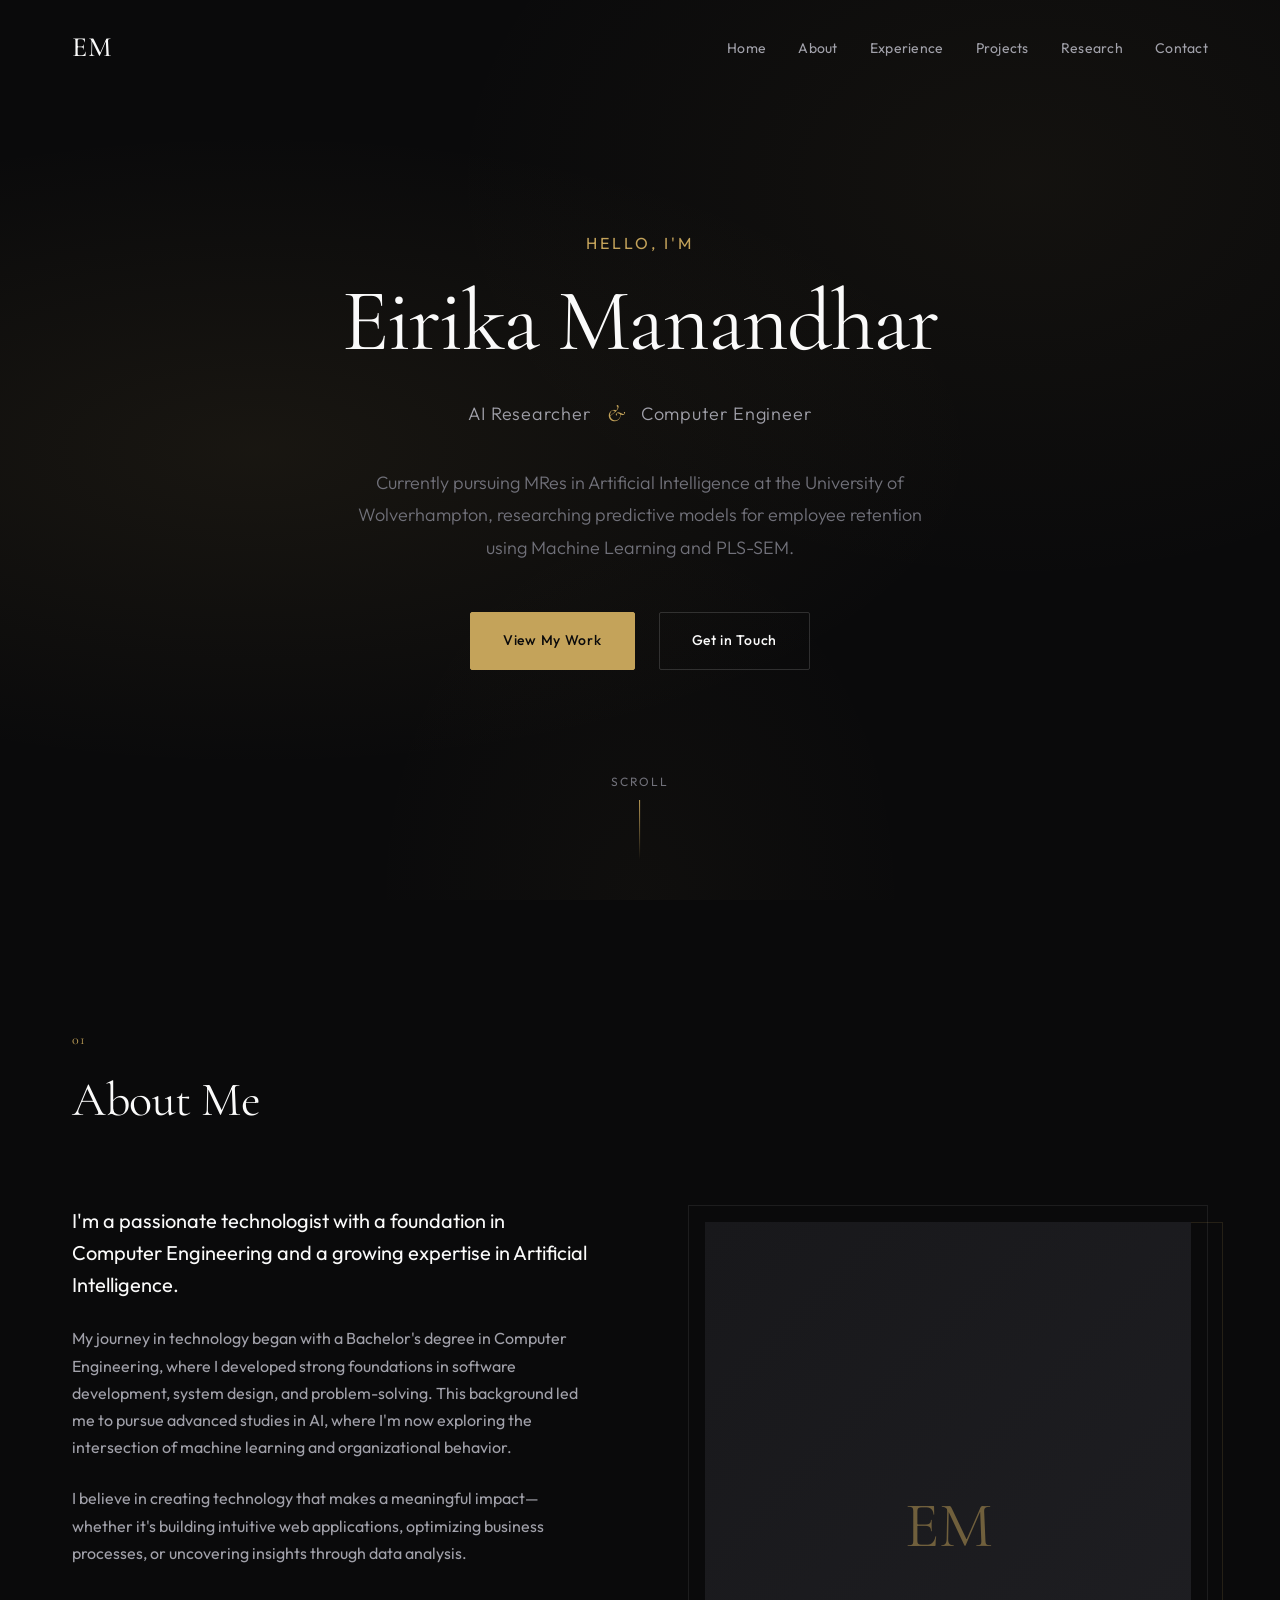
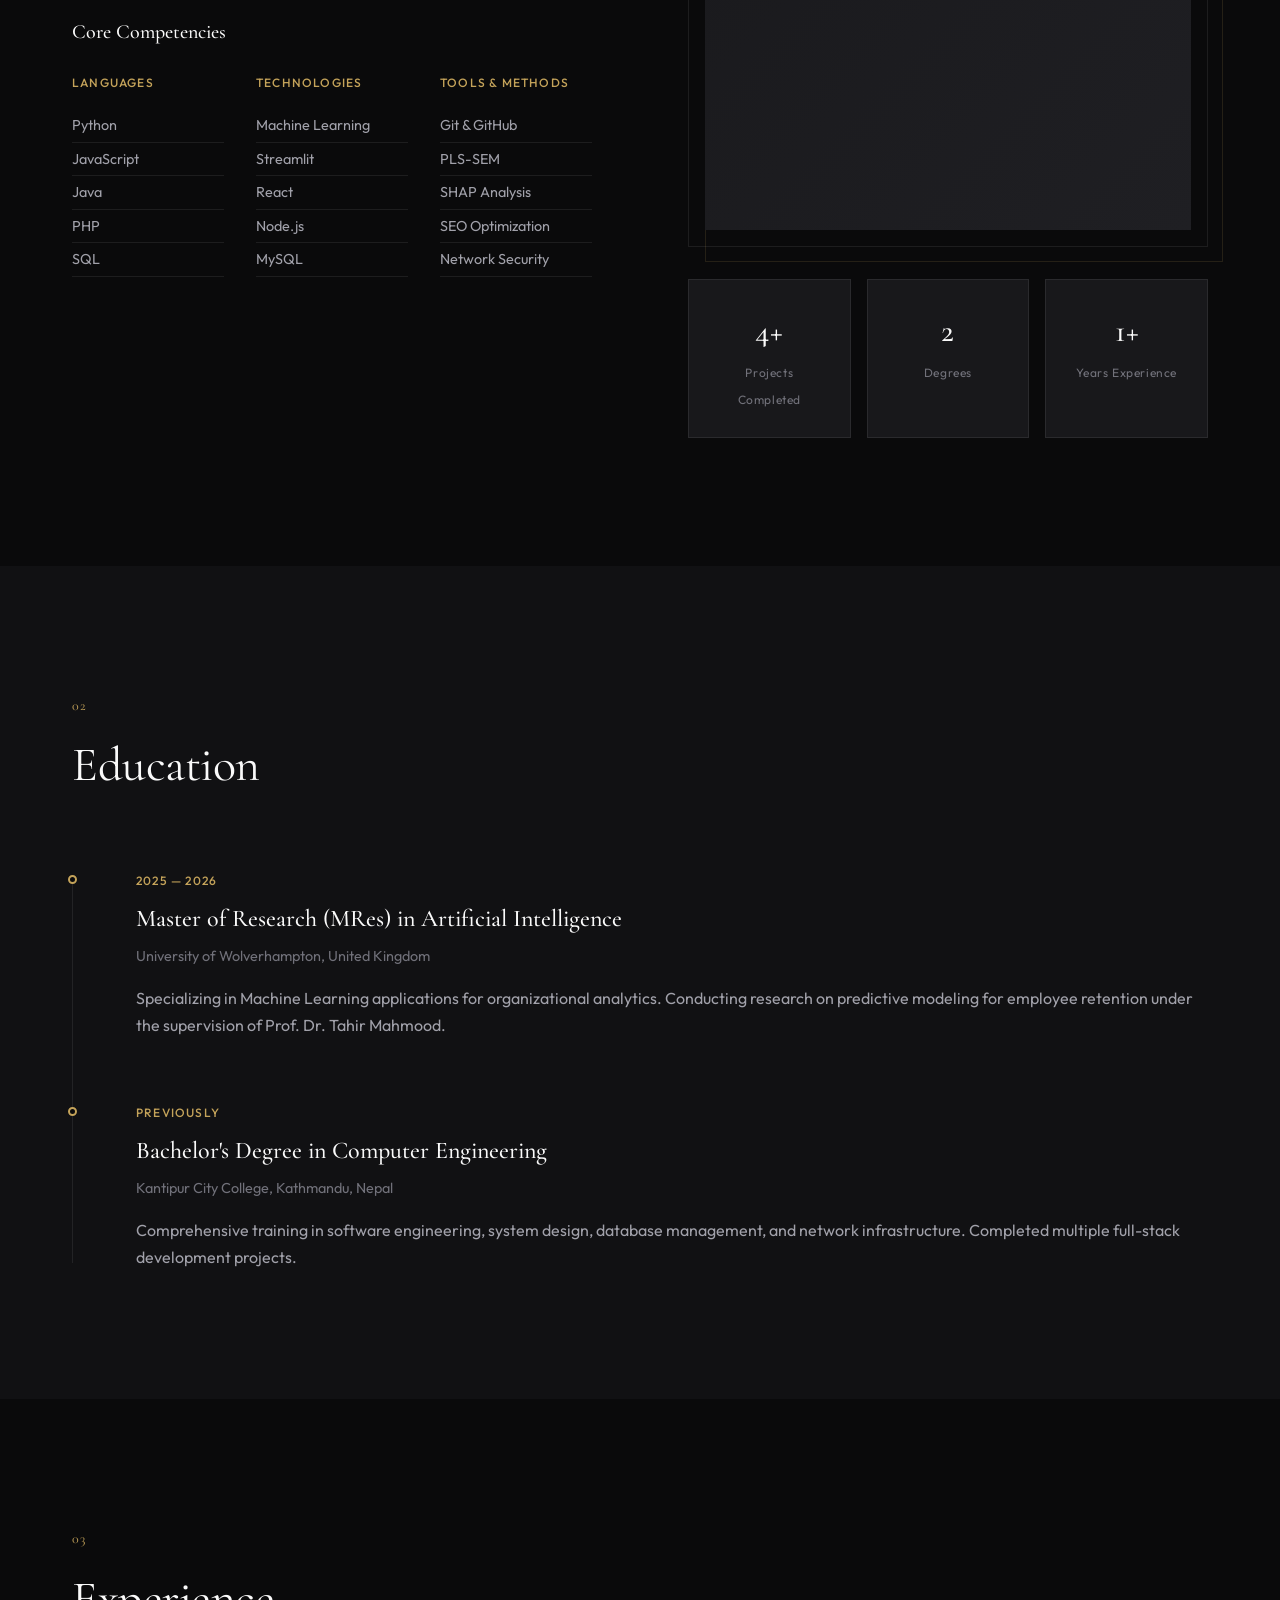
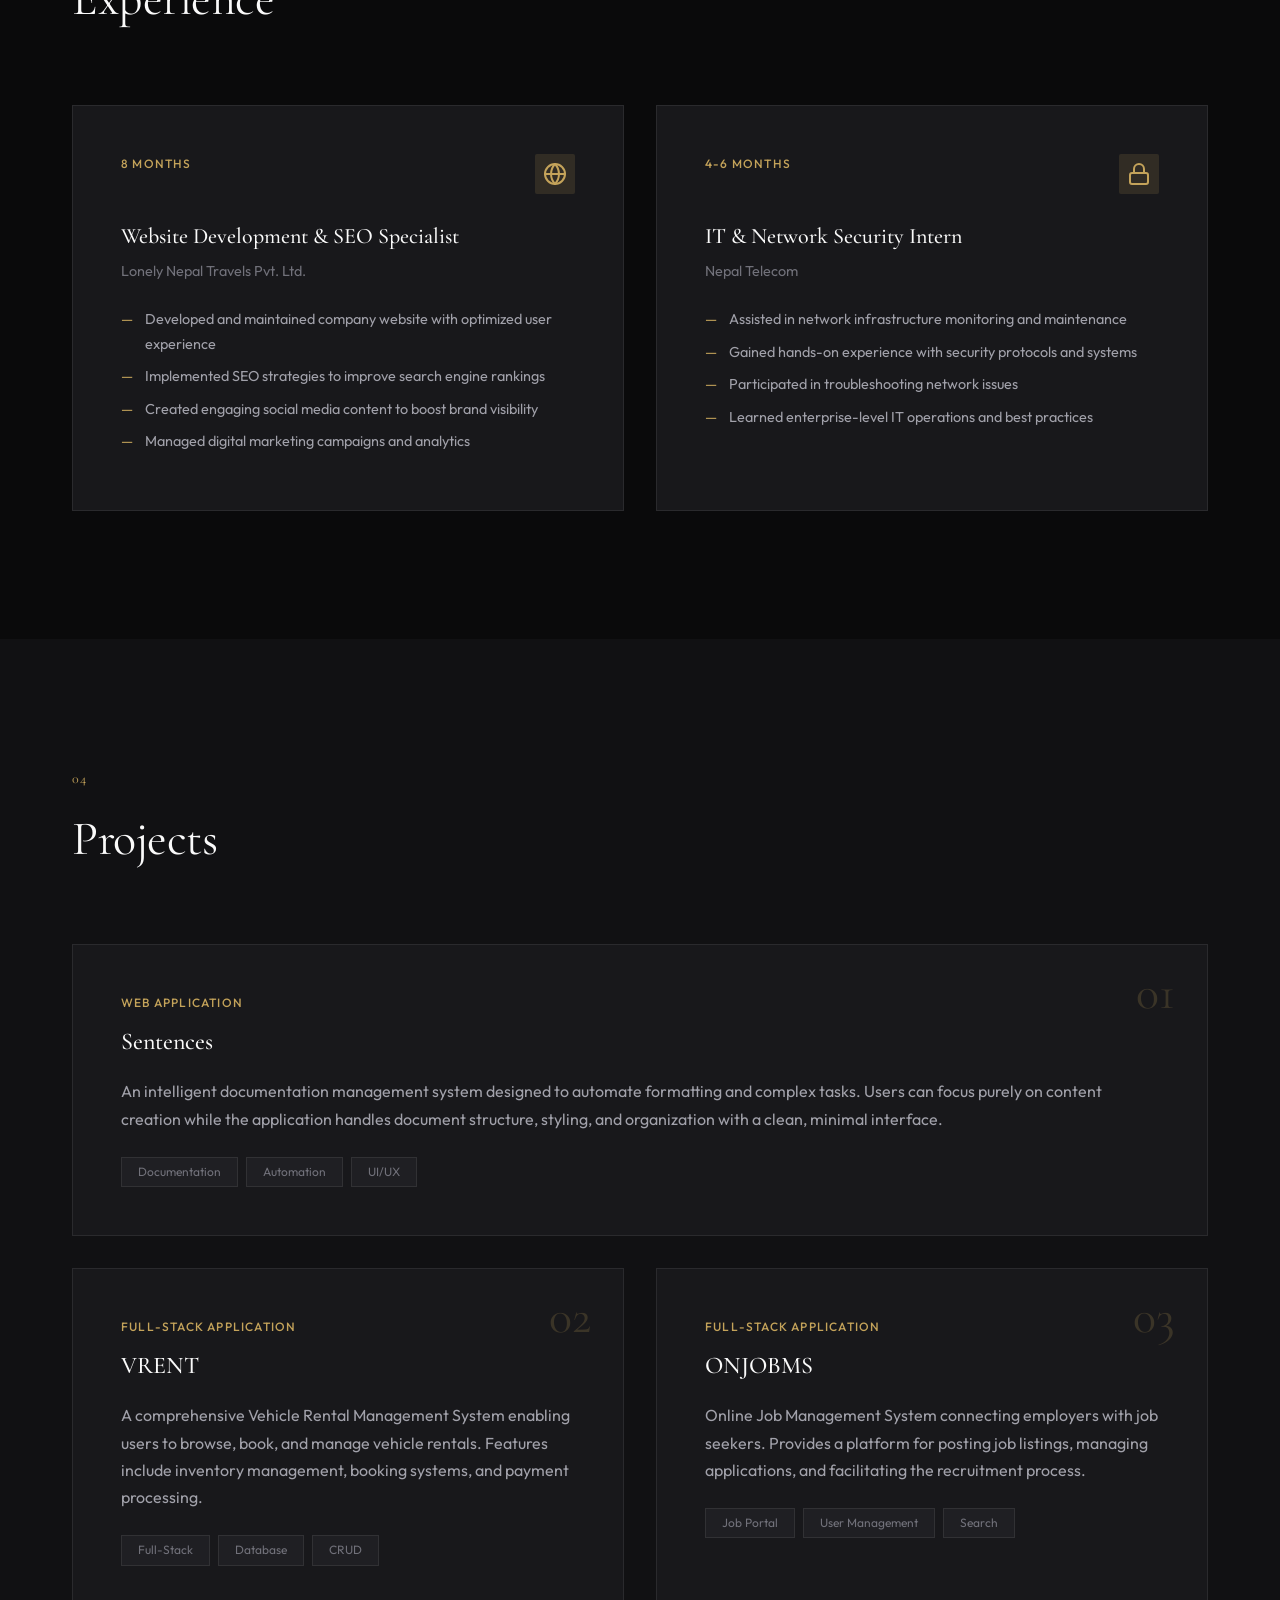
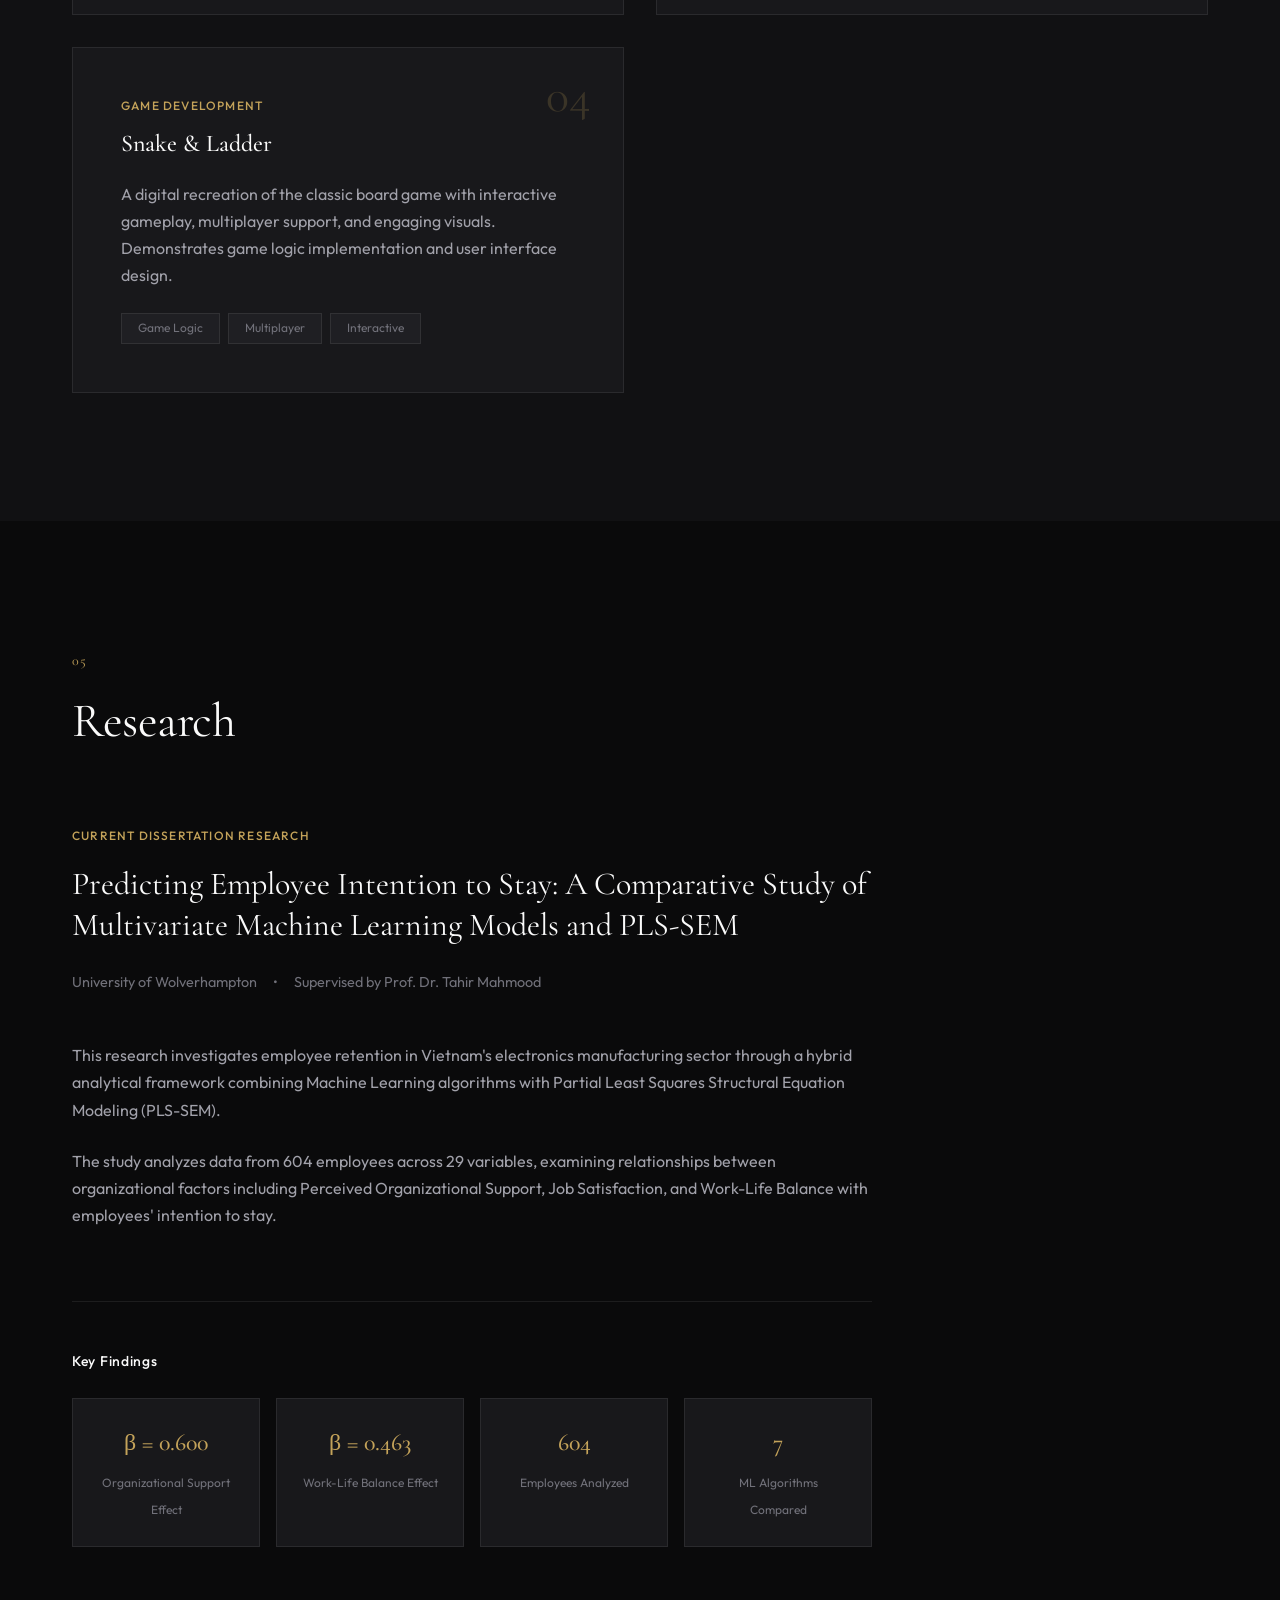
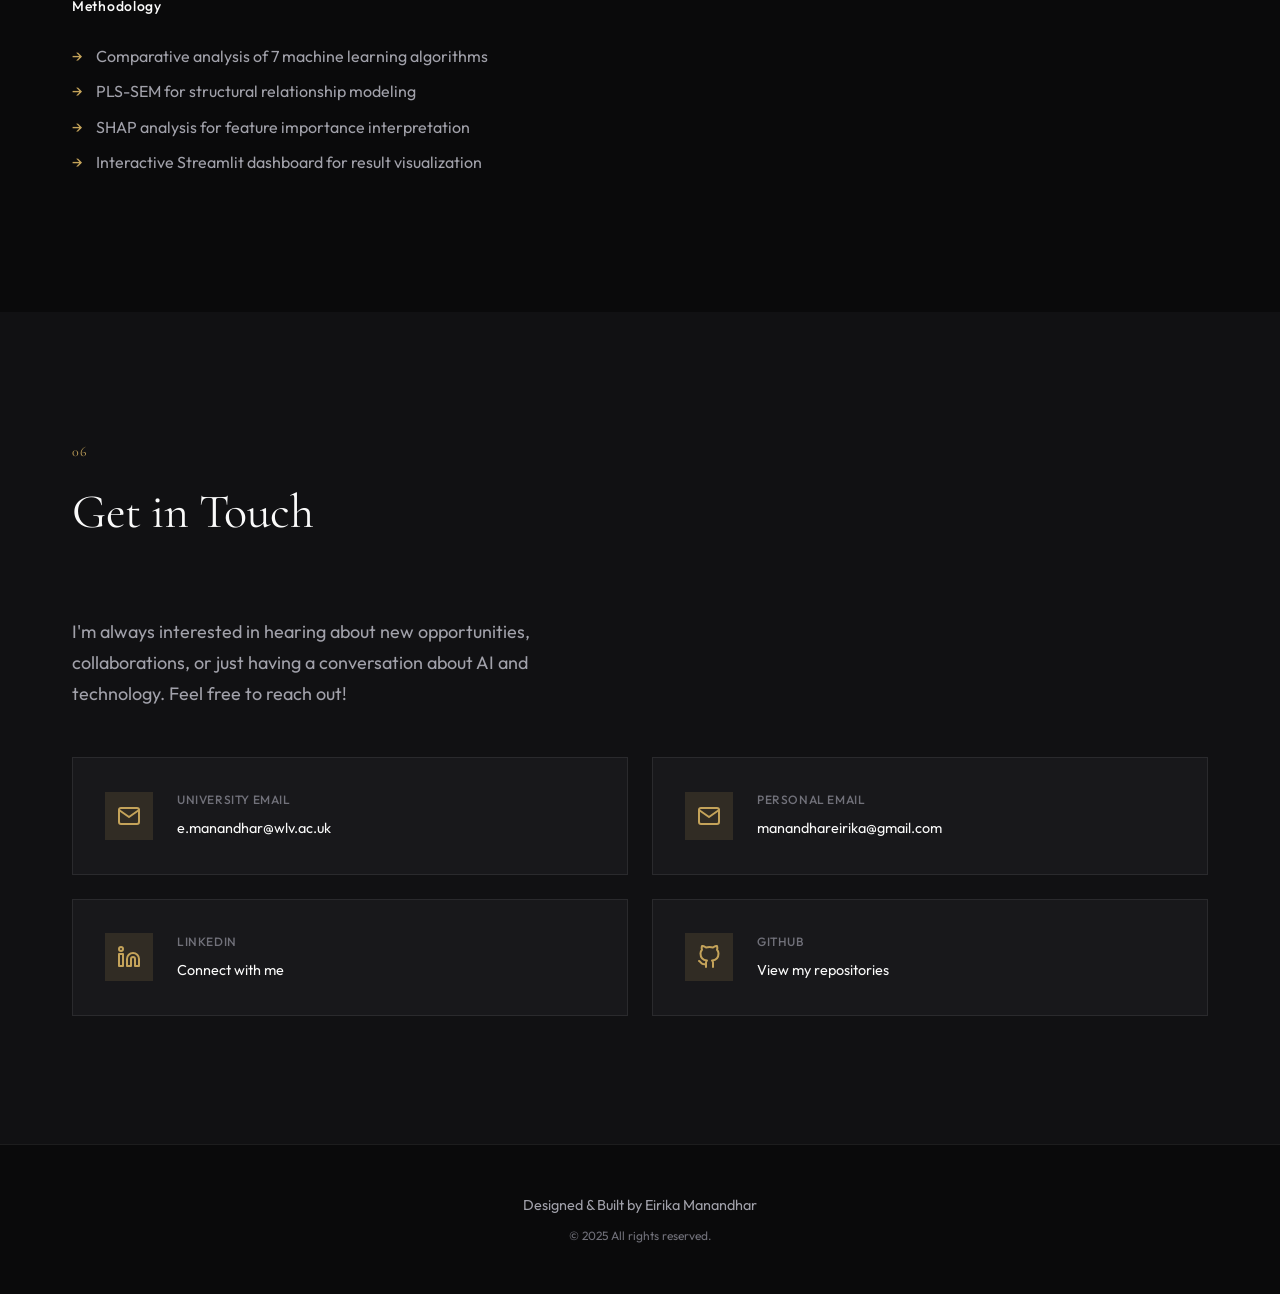
<file: index.html>
<!DOCTYPE html>
<html lang="en">
<head>
    <meta charset="UTF-8">
    <meta name="viewport" content="width=device-width, initial-scale=1.0">
    <title>Eirika Manandhar | AI Researcher & Computer Engineer</title>
    <meta name="description" content="Portfolio of Eirika Manandhar - MRes AI Student at University of Wolverhampton, specializing in Machine Learning and Employee Retention Analytics">
    <link rel="preconnect" href="https://fonts.googleapis.com">
    <link rel="preconnect" href="https://fonts.gstatic.com" crossorigin>
    <link href="https://fonts.googleapis.com/css2?family=Cormorant+Garamond:ital,wght@0,400;0,500;0,600;1,400&family=Outfit:wght@300;400;500;600&display=swap" rel="stylesheet">
    <link rel="stylesheet" href="styles.css">
</head>
<body>
    <!-- Navigation -->
    <nav class="navbar" id="navbar">
        <div class="nav-container">
            <a href="#home" class="nav-logo">EM</a>
            <button class="nav-toggle" id="nav-toggle" aria-label="Toggle navigation">
                <span></span>
                <span></span>
                <span></span>
            </button>
            <ul class="nav-menu" id="nav-menu">
                <li><a href="#home" class="nav-link">Home</a></li>
                <li><a href="#about" class="nav-link">About</a></li>
                <li><a href="#experience" class="nav-link">Experience</a></li>
                <li><a href="#projects" class="nav-link">Projects</a></li>
                <li><a href="#research" class="nav-link">Research</a></li>
                <li><a href="#contact" class="nav-link">Contact</a></li>
            </ul>
        </div>
    </nav>

    <!-- Hero Section -->
    <section id="home" class="hero">
        <div class="hero-bg"></div>
        <div class="hero-content">
            <p class="hero-greeting">Hello, I'm</p>
            <h1 class="hero-name">Eirika Manandhar</h1>
            <div class="hero-title-wrapper">
                <span class="hero-title">AI Researcher</span>
                <span class="hero-divider">&</span>
                <span class="hero-title">Computer Engineer</span>
            </div>
            <p class="hero-description">
                Currently pursuing MRes in Artificial Intelligence at the University of Wolverhampton, 
                researching predictive models for employee retention using Machine Learning and PLS-SEM.
            </p>
            <div class="hero-cta">
                <a href="#projects" class="btn btn-primary">View My Work</a>
                <a href="#contact" class="btn btn-secondary">Get in Touch</a>
            </div>
        </div>
        <div class="scroll-indicator">
            <span>Scroll</span>
            <div class="scroll-line"></div>
        </div>
    </section>

    <!-- About Section -->
    <section id="about" class="about">
        <div class="container">
            <div class="section-header">
                <span class="section-number">01</span>
                <h2 class="section-title">About Me</h2>
            </div>
            <div class="about-content">
                <div class="about-text">
                    <p class="about-intro">
                        I'm a passionate technologist with a foundation in Computer Engineering 
                        and a growing expertise in Artificial Intelligence.
                    </p>
                    <p>
                        My journey in technology began with a Bachelor's degree in Computer Engineering, 
                        where I developed strong foundations in software development, system design, 
                        and problem-solving. This background led me to pursue advanced studies in AI, 
                        where I'm now exploring the intersection of machine learning and organizational behavior.
                    </p>
                    <p>
                        I believe in creating technology that makes a meaningful impact—whether it's 
                        building intuitive web applications, optimizing business processes, or uncovering 
                        insights through data analysis.
                    </p>
                    <div class="about-skills">
                        <h3>Core Competencies</h3>
                        <div class="skills-grid">
                            <div class="skill-category">
                                <h4>Languages</h4>
                                <ul>
                                    <li>Python</li>
                                    <li>JavaScript</li>
                                    <li>Java</li>
                                    <li>PHP</li>
                                    <li>SQL</li>
                                </ul>
                            </div>
                            <div class="skill-category">
                                <h4>Technologies</h4>
                                <ul>
                                    <li>Machine Learning</li>
                                    <li>Streamlit</li>
                                    <li>React</li>
                                    <li>Node.js</li>
                                    <li>MySQL</li>
                                </ul>
                            </div>
                            <div class="skill-category">
                                <h4>Tools & Methods</h4>
                                <ul>
                                    <li>Git & GitHub</li>
                                    <li>PLS-SEM</li>
                                    <li>SHAP Analysis</li>
                                    <li>SEO Optimization</li>
                                    <li>Network Security</li>
                                </ul>
                            </div>
                        </div>
                    </div>
                </div>
                <div class="about-image">
                    <div class="image-frame">
                        <div class="image-placeholder">
                            <span class="initials">EM</span>
                        </div>
                    </div>
                    <div class="about-stats">
                        <div class="stat">
                            <span class="stat-number">4+</span>
                            <span class="stat-label">Projects Completed</span>
                        </div>
                        <div class="stat">
                            <span class="stat-number">2</span>
                            <span class="stat-label">Degrees</span>
                        </div>
                        <div class="stat">
                            <span class="stat-number">1+</span>
                            <span class="stat-label">Years Experience</span>
                        </div>
                    </div>
                </div>
            </div>
        </div>
    </section>

    <!-- Education Section -->
    <section class="education">
        <div class="container">
            <div class="section-header">
                <span class="section-number">02</span>
                <h2 class="section-title">Education</h2>
            </div>
            <div class="timeline">
                <div class="timeline-item">
                    <div class="timeline-marker"></div>
                    <div class="timeline-content">
                        <span class="timeline-date">2025 — 2026</span>
                        <h3>Master of Research (MRes) in Artificial Intelligence</h3>
                        <p class="timeline-institution">University of Wolverhampton, United Kingdom</p>
                        <p>Specializing in Machine Learning applications for organizational analytics. 
                           Conducting research on predictive modeling for employee retention under the 
                           supervision of Prof. Dr. Tahir Mahmood.</p>
                    </div>
                </div>
                <div class="timeline-item">
                    <div class="timeline-marker"></div>
                    <div class="timeline-content">
                        <span class="timeline-date">Previously</span>
                        <h3>Bachelor's Degree in Computer Engineering</h3>
                        <p class="timeline-institution">Kantipur City College, Kathmandu, Nepal</p>
                        <p>Comprehensive training in software engineering, system design, 
                           database management, and network infrastructure. Completed multiple 
                           full-stack development projects.</p>
                    </div>
                </div>
            </div>
        </div>
    </section>

    <!-- Experience Section -->
    <section id="experience" class="experience">
        <div class="container">
            <div class="section-header">
                <span class="section-number">03</span>
                <h2 class="section-title">Experience</h2>
            </div>
            <div class="experience-grid">
                <div class="experience-card">
                    <div class="card-header">
                        <span class="card-duration">8 Months</span>
                        <div class="card-icon">
                            <svg xmlns="http://www.w3.org/2000/svg" width="24" height="24" viewBox="0 0 24 24" fill="none" stroke="currentColor" stroke-width="2" stroke-linecap="round" stroke-linejoin="round">
                                <circle cx="12" cy="12" r="10"></circle>
                                <line x1="2" y1="12" x2="22" y2="12"></line>
                                <path d="M12 2a15.3 15.3 0 0 1 4 10 15.3 15.3 0 0 1-4 10 15.3 15.3 0 0 1-4-10 15.3 15.3 0 0 1 4-10z"></path>
                            </svg>
                        </div>
                    </div>
                    <h3>Website Development & SEO Specialist</h3>
                    <p class="card-company">Lonely Nepal Travels Pvt. Ltd.</p>
                    <ul class="card-responsibilities">
                        <li>Developed and maintained company website with optimized user experience</li>
                        <li>Implemented SEO strategies to improve search engine rankings</li>
                        <li>Created engaging social media content to boost brand visibility</li>
                        <li>Managed digital marketing campaigns and analytics</li>
                    </ul>
                </div>
                <div class="experience-card">
                    <div class="card-header">
                        <span class="card-duration">4-6 Months</span>
                        <div class="card-icon">
                            <svg xmlns="http://www.w3.org/2000/svg" width="24" height="24" viewBox="0 0 24 24" fill="none" stroke="currentColor" stroke-width="2" stroke-linecap="round" stroke-linejoin="round">
                                <rect x="3" y="11" width="18" height="11" rx="2" ry="2"></rect>
                                <path d="M7 11V7a5 5 0 0 1 10 0v4"></path>
                            </svg>
                        </div>
                    </div>
                    <h3>IT & Network Security Intern</h3>
                    <p class="card-company">Nepal Telecom</p>
                    <ul class="card-responsibilities">
                        <li>Assisted in network infrastructure monitoring and maintenance</li>
                        <li>Gained hands-on experience with security protocols and systems</li>
                        <li>Participated in troubleshooting network issues</li>
                        <li>Learned enterprise-level IT operations and best practices</li>
                    </ul>
                </div>
            </div>
        </div>
    </section>

    <!-- Projects Section -->
    <section id="projects" class="projects">
        <div class="container">
            <div class="section-header">
                <span class="section-number">04</span>
                <h2 class="section-title">Projects</h2>
            </div>
            <div class="projects-grid">
                <article class="project-card featured">
                    <div class="project-number">01</div>
                    <div class="project-content">
                        <span class="project-category">Web Application</span>
                        <h3>Sentences</h3>
                        <p>
                            An intelligent documentation management system designed to automate 
                            formatting and complex tasks. Users can focus purely on content creation 
                            while the application handles document structure, styling, and organization 
                            with a clean, minimal interface.
                        </p>
                        <div class="project-tech">
                            <span>Documentation</span>
                            <span>Automation</span>
                            <span>UI/UX</span>
                        </div>
                    </div>
                </article>
                <article class="project-card">
                    <div class="project-number">02</div>
                    <div class="project-content">
                        <span class="project-category">Full-Stack Application</span>
                        <h3>VRENT</h3>
                        <p>
                            A comprehensive Vehicle Rental Management System enabling users to 
                            browse, book, and manage vehicle rentals. Features include inventory 
                            management, booking systems, and payment processing.
                        </p>
                        <div class="project-tech">
                            <span>Full-Stack</span>
                            <span>Database</span>
                            <span>CRUD</span>
                        </div>
                    </div>
                </article>
                <article class="project-card">
                    <div class="project-number">03</div>
                    <div class="project-content">
                        <span class="project-category">Full-Stack Application</span>
                        <h3>ONJOBMS</h3>
                        <p>
                            Online Job Management System connecting employers with job seekers. 
                            Provides a platform for posting job listings, managing applications, 
                            and facilitating the recruitment process.
                        </p>
                        <div class="project-tech">
                            <span>Job Portal</span>
                            <span>User Management</span>
                            <span>Search</span>
                        </div>
                    </div>
                </article>
                <article class="project-card">
                    <div class="project-number">04</div>
                    <div class="project-content">
                        <span class="project-category">Game Development</span>
                        <h3>Snake & Ladder</h3>
                        <p>
                            A digital recreation of the classic board game with interactive 
                            gameplay, multiplayer support, and engaging visuals. Demonstrates 
                            game logic implementation and user interface design.
                        </p>
                        <div class="project-tech">
                            <span>Game Logic</span>
                            <span>Multiplayer</span>
                            <span>Interactive</span>
                        </div>
                    </div>
                </article>
            </div>
        </div>
    </section>

    <!-- Research Section -->
    <section id="research" class="research">
        <div class="container">
            <div class="section-header">
                <span class="section-number">05</span>
                <h2 class="section-title">Research</h2>
            </div>
            <div class="research-content">
                <div class="research-main">
                    <span class="research-label">Current Dissertation Research</span>
                    <h3>Predicting Employee Intention to Stay: A Comparative Study of Multivariate Machine Learning Models and PLS-SEM</h3>
                    <div class="research-meta">
                        <span>University of Wolverhampton</span>
                        <span>•</span>
                        <span>Supervised by Prof. Dr. Tahir Mahmood</span>
                    </div>
                    <div class="research-description">
                        <p>
                            This research investigates employee retention in Vietnam's electronics 
                            manufacturing sector through a hybrid analytical framework combining 
                            Machine Learning algorithms with Partial Least Squares Structural 
                            Equation Modeling (PLS-SEM).
                        </p>
                        <p>
                            The study analyzes data from 604 employees across 29 variables, 
                            examining relationships between organizational factors including 
                            Perceived Organizational Support, Job Satisfaction, and Work-Life Balance 
                            with employees' intention to stay.
                        </p>
                    </div>
                    <div class="research-highlights">
                        <h4>Key Findings</h4>
                        <div class="findings-grid">
                            <div class="finding">
                                <span class="finding-value">β = 0.600</span>
                                <span class="finding-label">Organizational Support Effect</span>
                            </div>
                            <div class="finding">
                                <span class="finding-value">β = 0.463</span>
                                <span class="finding-label">Work-Life Balance Effect</span>
                            </div>
                            <div class="finding">
                                <span class="finding-value">604</span>
                                <span class="finding-label">Employees Analyzed</span>
                            </div>
                            <div class="finding">
                                <span class="finding-value">7</span>
                                <span class="finding-label">ML Algorithms Compared</span>
                            </div>
                        </div>
                    </div>
                    <div class="research-methods">
                        <h4>Methodology</h4>
                        <ul>
                            <li>Comparative analysis of 7 machine learning algorithms</li>
                            <li>PLS-SEM for structural relationship modeling</li>
                            <li>SHAP analysis for feature importance interpretation</li>
                            <li>Interactive Streamlit dashboard for result visualization</li>
                        </ul>
                    </div>
                </div>
            </div>
        </div>
    </section>

    <!-- Contact Section -->
    <section id="contact" class="contact">
        <div class="container">
            <div class="section-header">
                <span class="section-number">06</span>
                <h2 class="section-title">Get in Touch</h2>
            </div>
            <div class="contact-content">
                <div class="contact-intro">
                    <p>
                        I'm always interested in hearing about new opportunities, 
                        collaborations, or just having a conversation about AI and technology. 
                        Feel free to reach out!
                    </p>
                </div>
                <div class="contact-methods">
                    <a href="mailto:e.manandhar@wlv.ac.uk" class="contact-card">
                        <div class="contact-icon">
                            <svg xmlns="http://www.w3.org/2000/svg" width="24" height="24" viewBox="0 0 24 24" fill="none" stroke="currentColor" stroke-width="2" stroke-linecap="round" stroke-linejoin="round">
                                <path d="M4 4h16c1.1 0 2 .9 2 2v12c0 1.1-.9 2-2 2H4c-1.1 0-2-.9-2-2V6c0-1.1.9-2 2-2z"></path>
                                <polyline points="22,6 12,13 2,6"></polyline>
                            </svg>
                        </div>
                        <div class="contact-info">
                            <span class="contact-label">University Email</span>
                            <span class="contact-value">e.manandhar@wlv.ac.uk</span>
                        </div>
                    </a>
                    <a href="mailto:manandhareirika@gmail.com" class="contact-card">
                        <div class="contact-icon">
                            <svg xmlns="http://www.w3.org/2000/svg" width="24" height="24" viewBox="0 0 24 24" fill="none" stroke="currentColor" stroke-width="2" stroke-linecap="round" stroke-linejoin="round">
                                <path d="M4 4h16c1.1 0 2 .9 2 2v12c0 1.1-.9 2-2 2H4c-1.1 0-2-.9-2-2V6c0-1.1.9-2 2-2z"></path>
                                <polyline points="22,6 12,13 2,6"></polyline>
                            </svg>
                        </div>
                        <div class="contact-info">
                            <span class="contact-label">Personal Email</span>
                            <span class="contact-value">manandhareirika@gmail.com</span>
                        </div>
                    </a>
                    <a href="https://www.linkedin.com/in/eirika-manandhar-683211276" target="_blank" rel="noopener noreferrer" class="contact-card">
                        <div class="contact-icon">
                            <svg xmlns="http://www.w3.org/2000/svg" width="24" height="24" viewBox="0 0 24 24" fill="none" stroke="currentColor" stroke-width="2" stroke-linecap="round" stroke-linejoin="round">
                                <path d="M16 8a6 6 0 0 1 6 6v7h-4v-7a2 2 0 0 0-2-2 2 2 0 0 0-2 2v7h-4v-7a6 6 0 0 1 6-6z"></path>
                                <rect x="2" y="9" width="4" height="12"></rect>
                                <circle cx="4" cy="4" r="2"></circle>
                            </svg>
                        </div>
                        <div class="contact-info">
                            <span class="contact-label">LinkedIn</span>
                            <span class="contact-value">Connect with me</span>
                        </div>
                    </a>
                    <a href="https://github.com/EirikaMK" target="_blank" rel="noopener noreferrer" class="contact-card">
                        <div class="contact-icon">
                            <svg xmlns="http://www.w3.org/2000/svg" width="24" height="24" viewBox="0 0 24 24" fill="none" stroke="currentColor" stroke-width="2" stroke-linecap="round" stroke-linejoin="round">
                                <path d="M9 19c-5 1.5-5-2.5-7-3m14 6v-3.87a3.37 3.37 0 0 0-.94-2.61c3.14-.35 6.44-1.54 6.44-7A5.44 5.44 0 0 0 20 4.77 5.07 5.07 0 0 0 19.91 1S18.73.65 16 2.48a13.38 13.38 0 0 0-7 0C6.27.65 5.09 1 5.09 1A5.07 5.07 0 0 0 5 4.77a5.44 5.44 0 0 0-1.5 3.78c0 5.42 3.3 6.61 6.44 7A3.37 3.37 0 0 0 9 18.13V22"></path>
                            </svg>
                        </div>
                        <div class="contact-info">
                            <span class="contact-label">GitHub</span>
                            <span class="contact-value">View my repositories</span>
                        </div>
                    </a>
                </div>
            </div>
        </div>
    </section>

    <!-- Footer -->
    <footer class="footer">
        <div class="container">
            <div class="footer-content">
                <p class="footer-text">
                    Designed & Built by Eirika Manandhar
                </p>
                <p class="footer-copyright">
                    © 2025 All rights reserved.
                </p>
            </div>
        </div>
    </footer>

    <script src="script.js"></script>
</body>
</html>
</file>
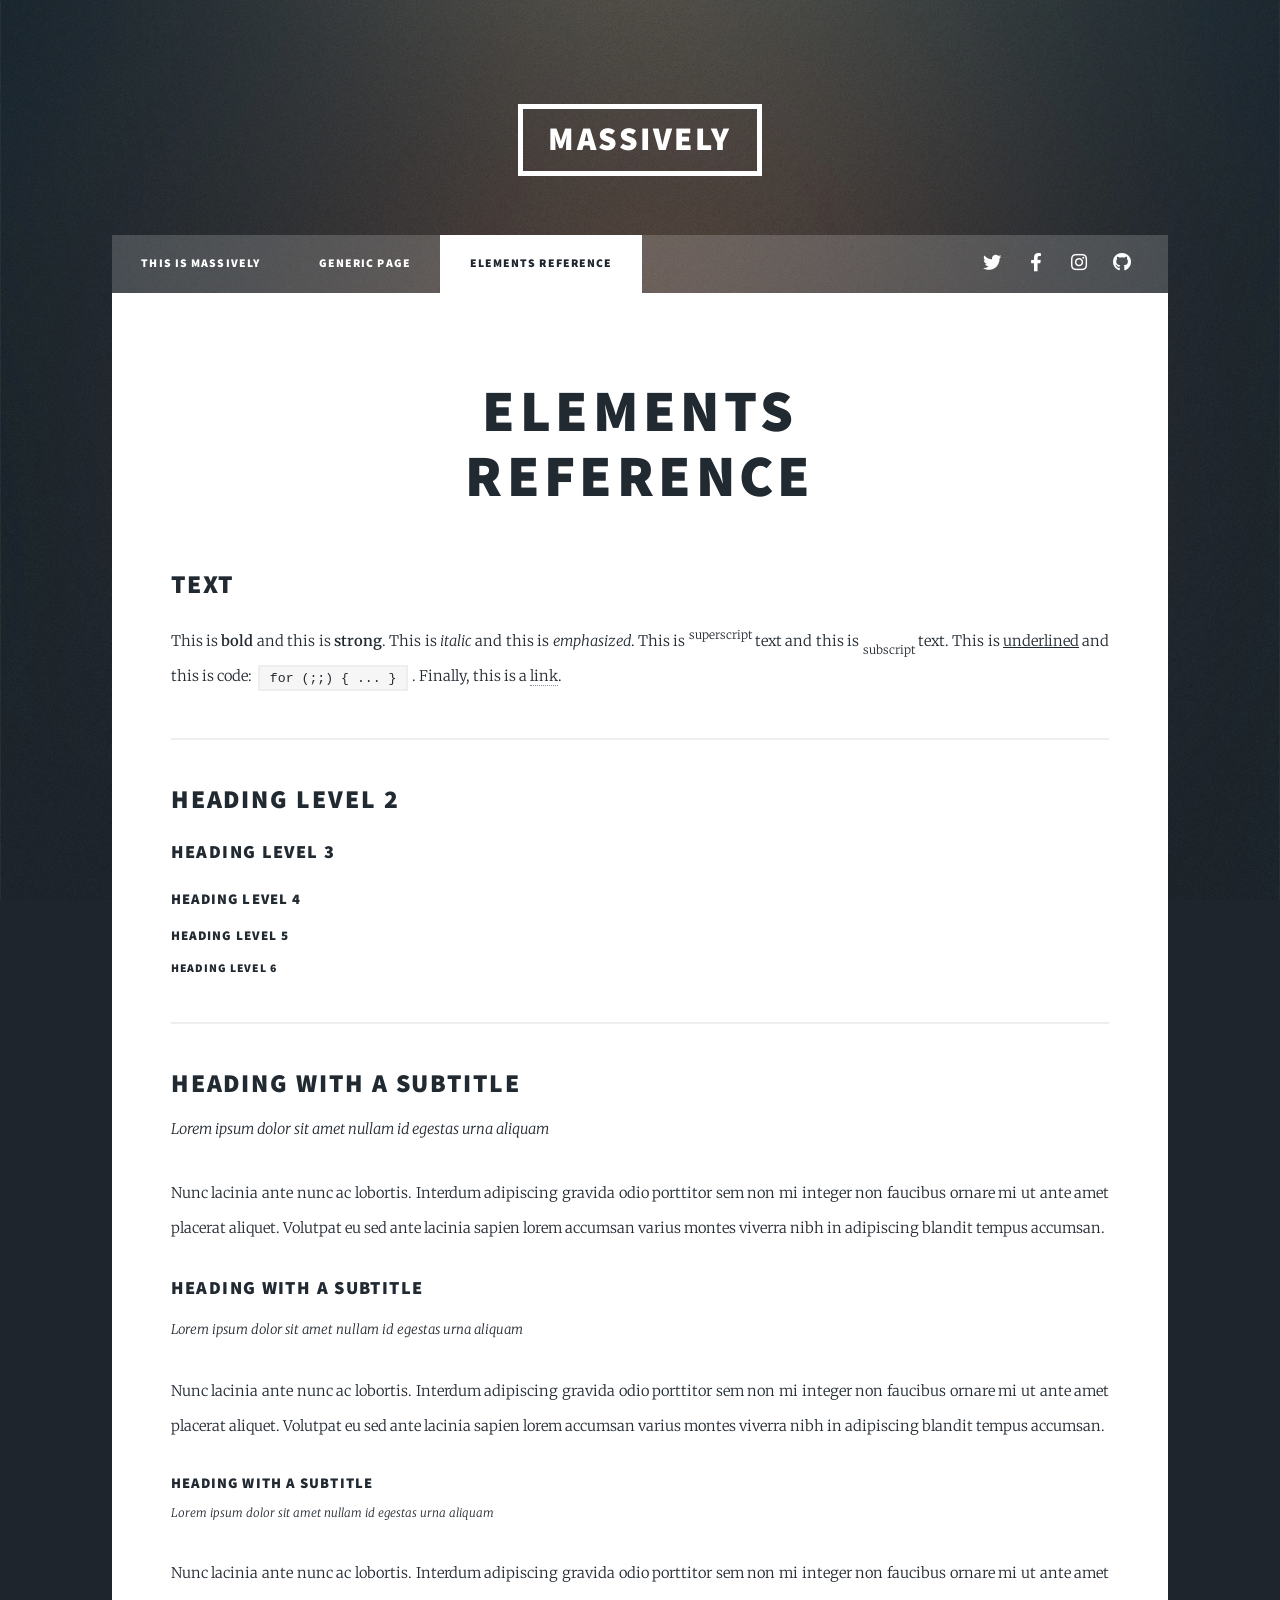
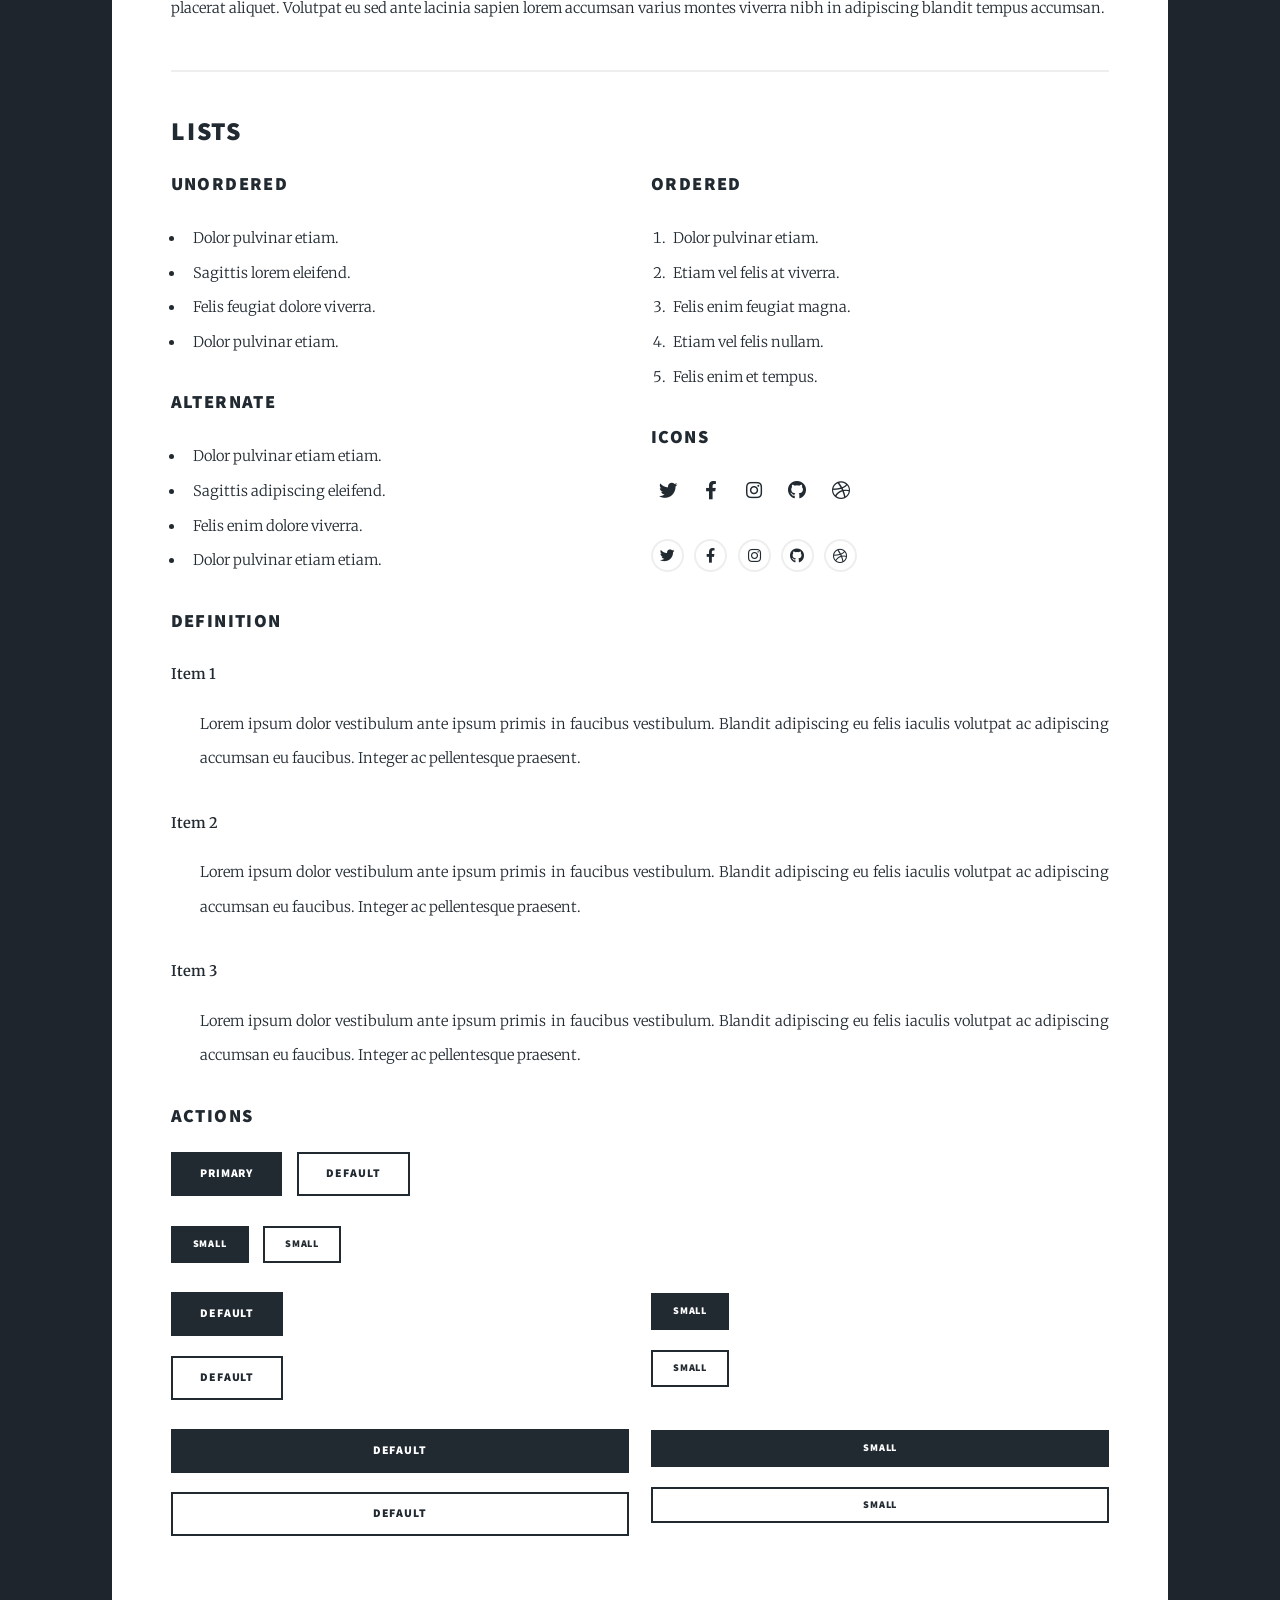
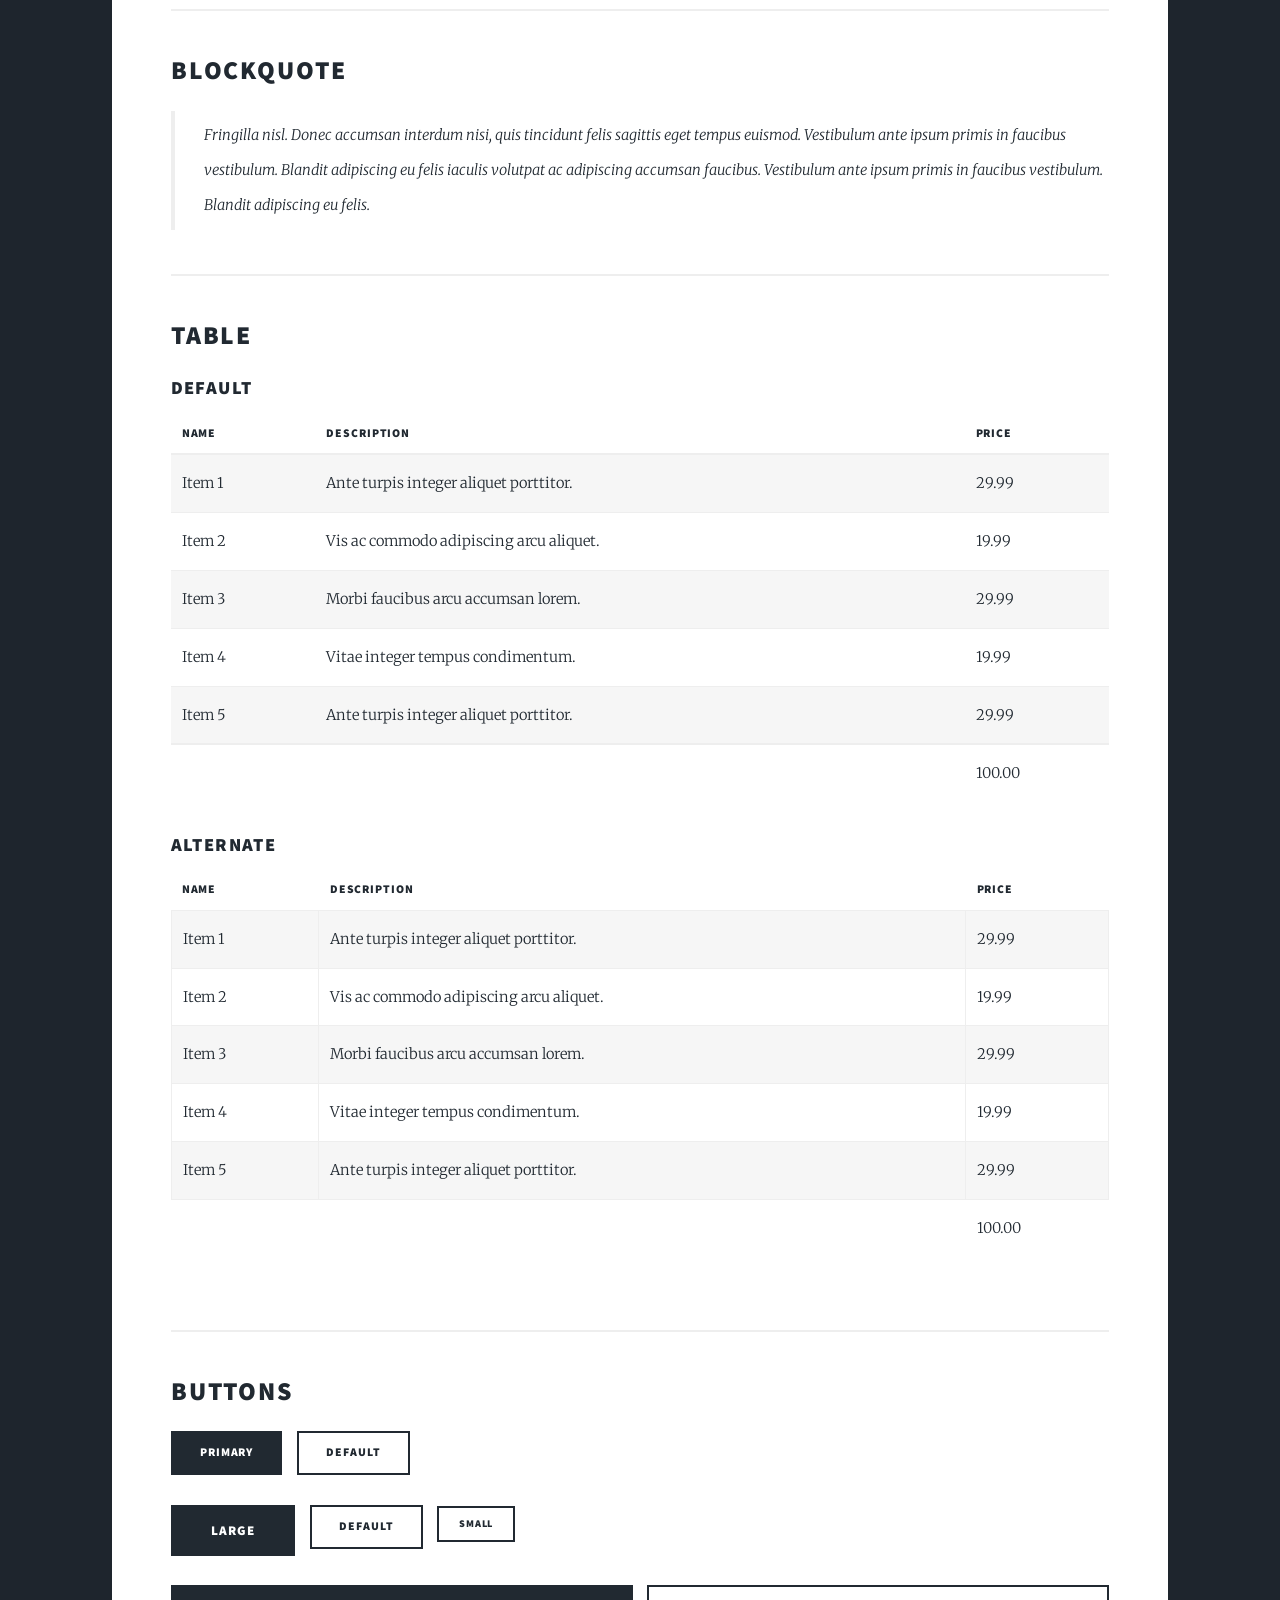
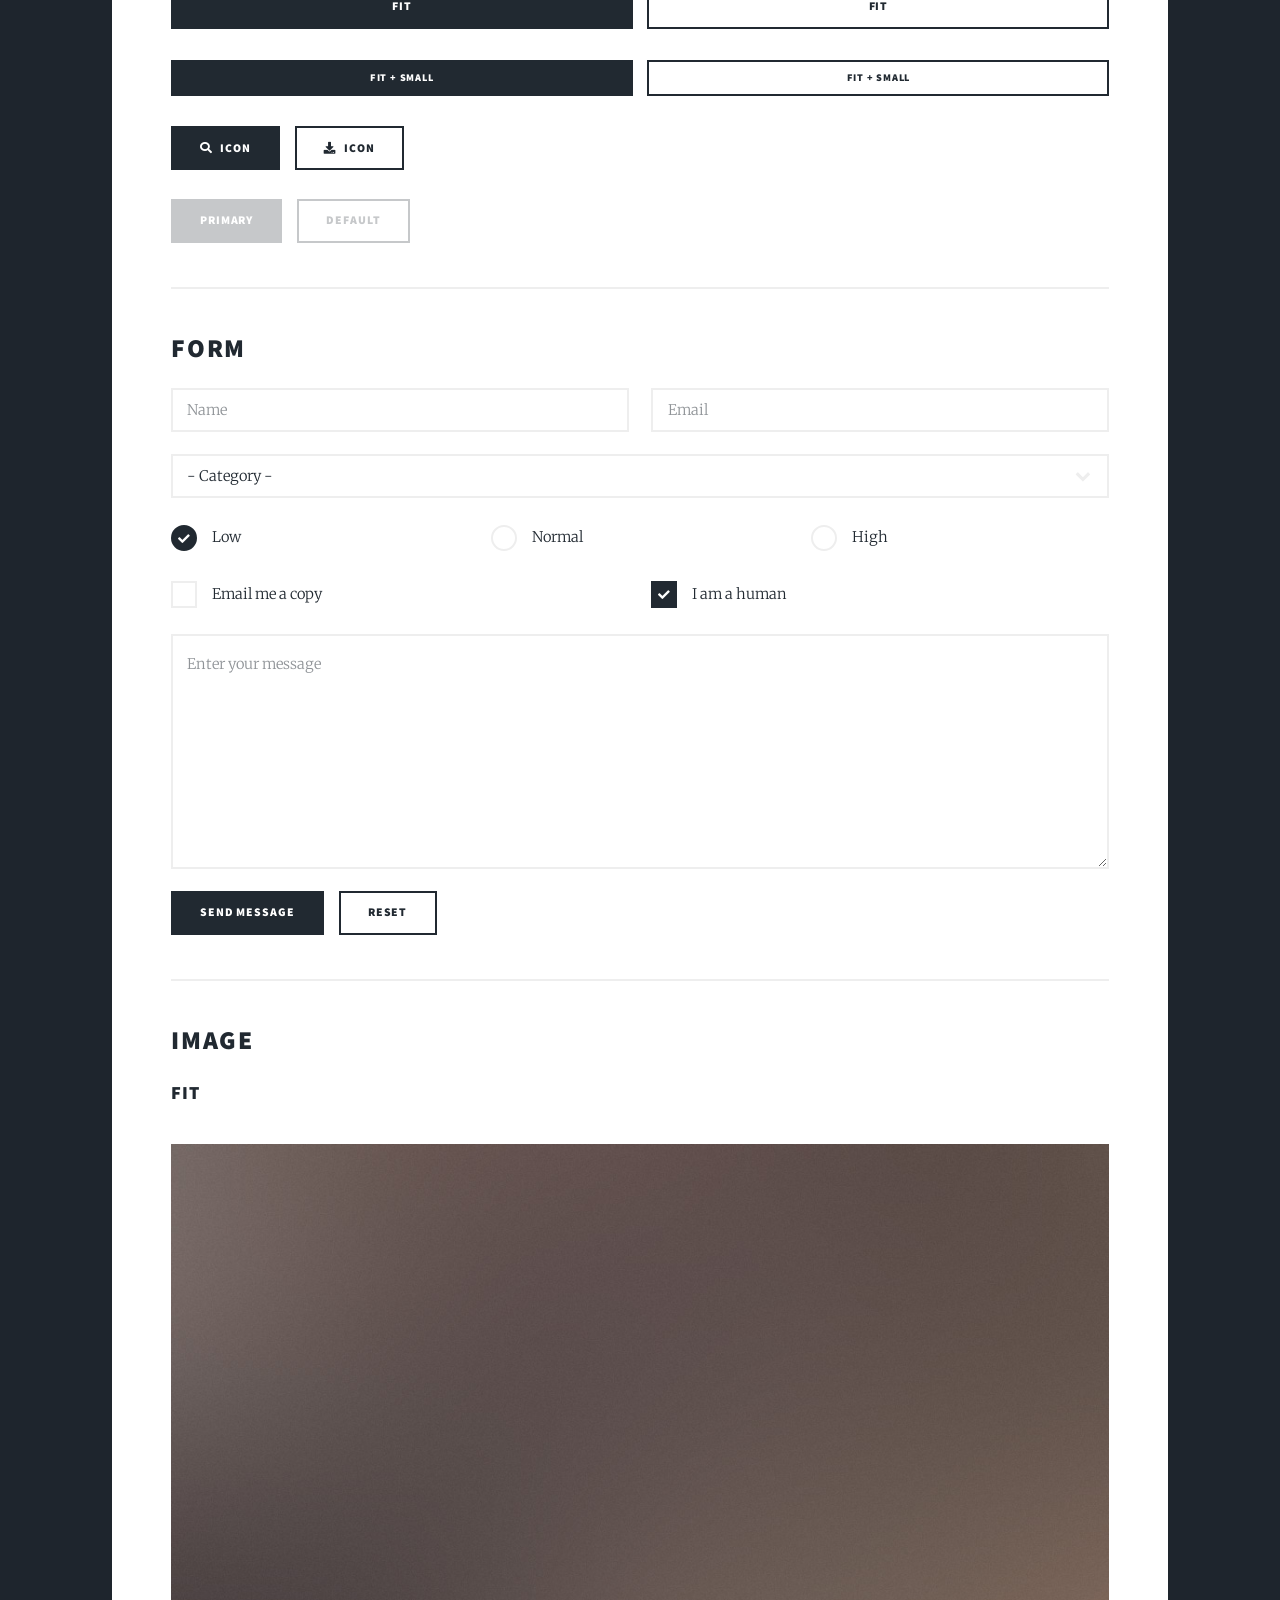
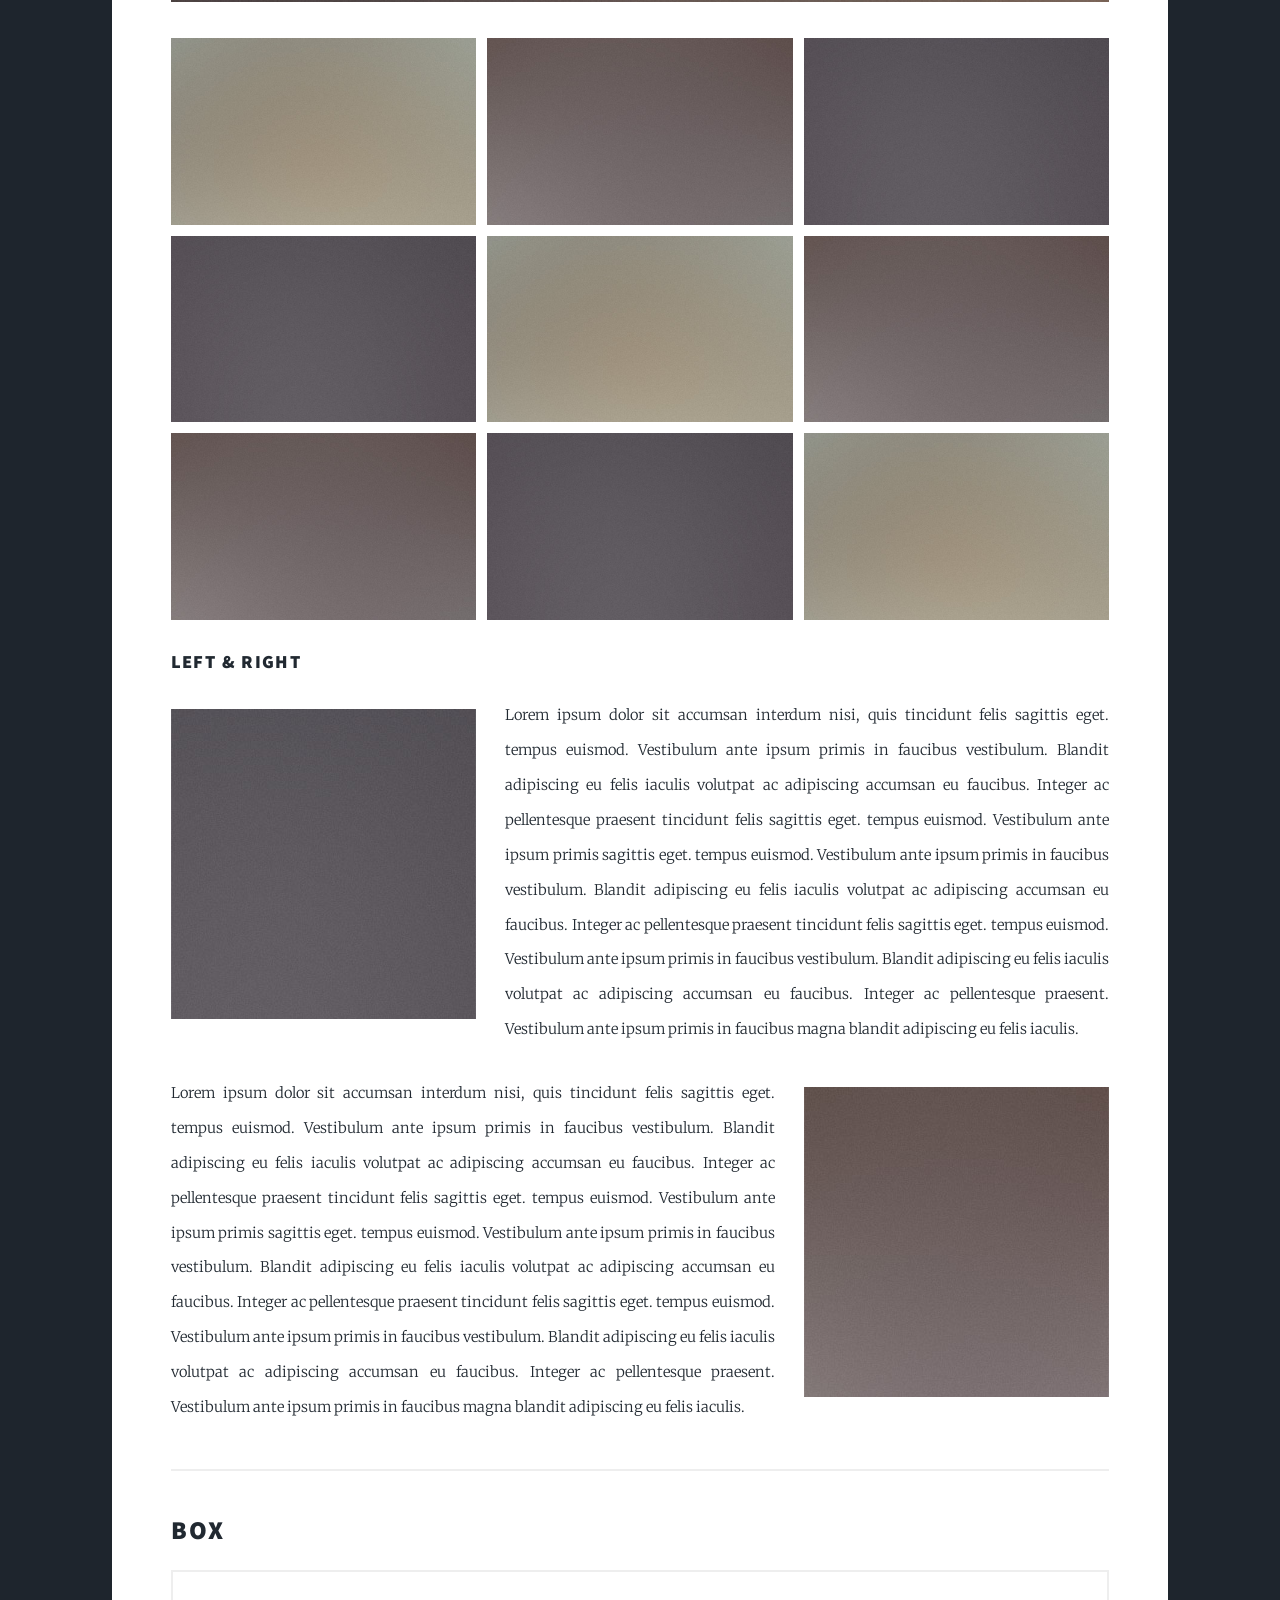
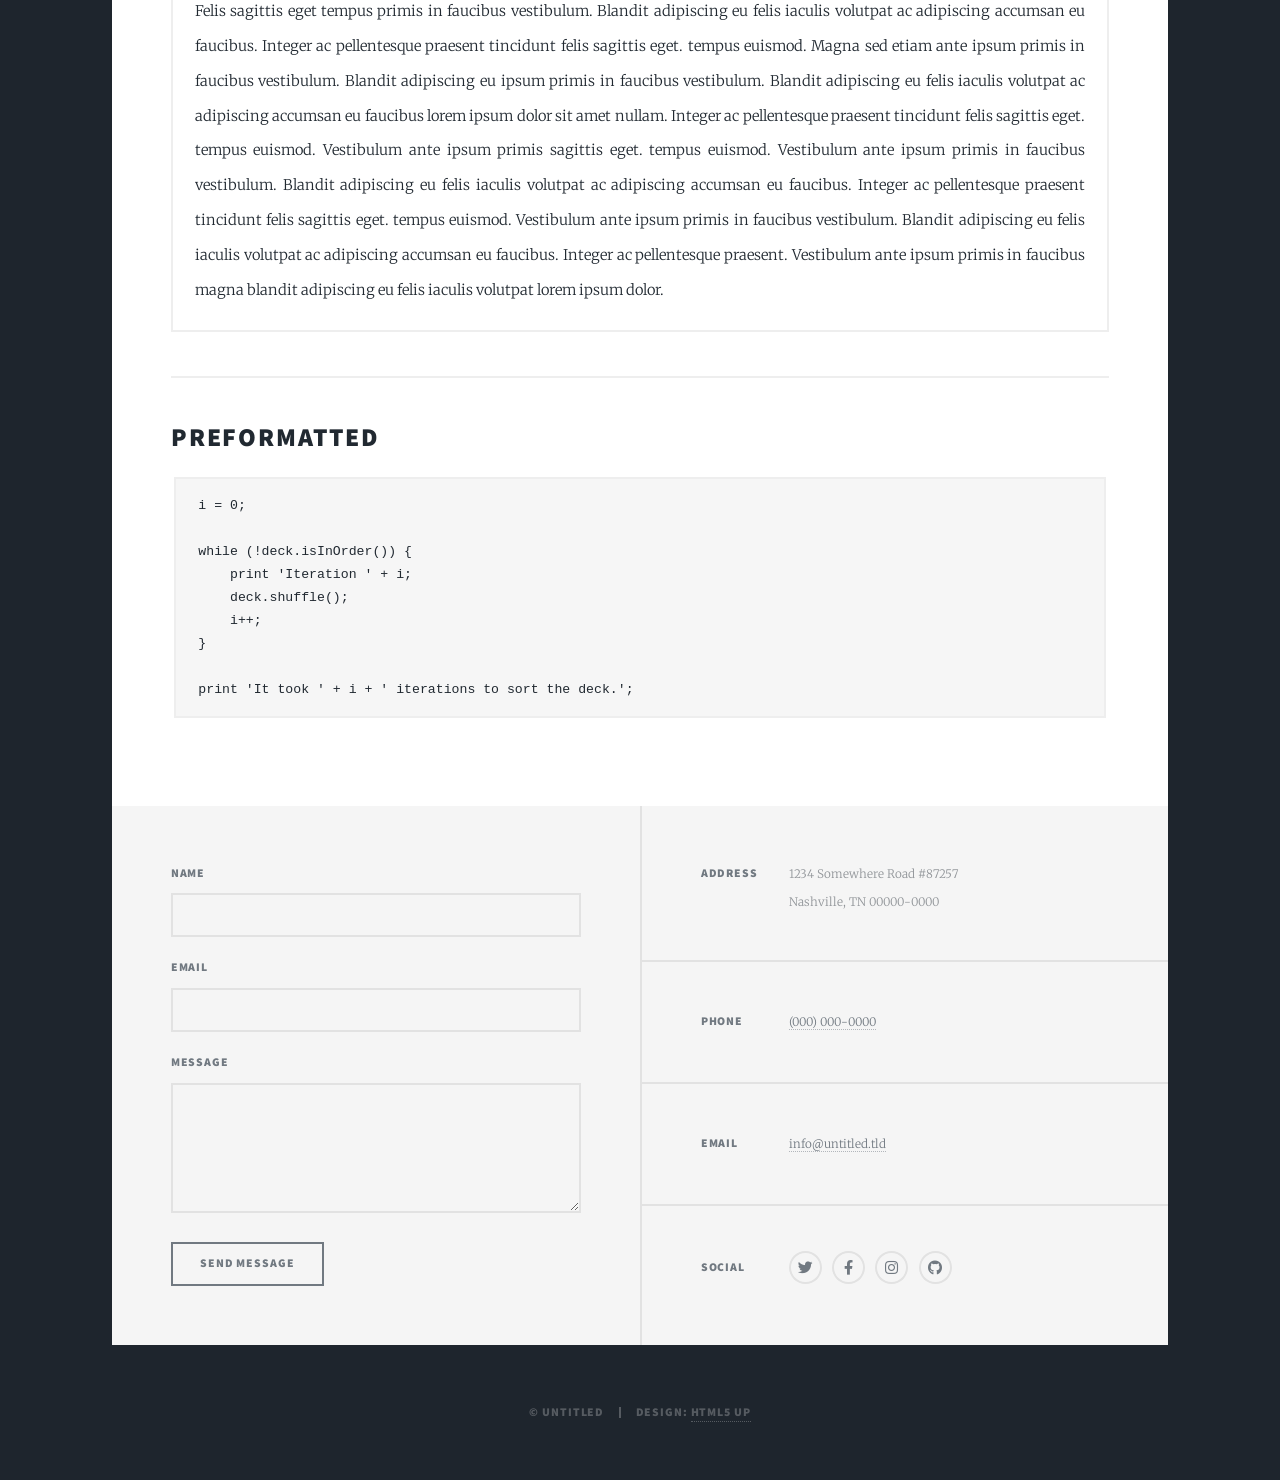
<file: elements.html>
<!DOCTYPE HTML>
<!--
	Massively by HTML5 UP
	html5up.net | @ajlkn
	Free for personal and commercial use under the CCA 3.0 license (html5up.net/license)
-->
<html>
	<head>
		<title>Welcome to my Personal Site:</title>
		<meta charset="utf-8" />
		<meta name="viewport" content="width=device-width, initial-scale=1, user-scalable=no" />
		<link rel="stylesheet" href="assets/css/main.css" />
		<noscript><link rel="stylesheet" href="assets/css/noscript.css" /></noscript>
	</head>
	<body class="is-preload">

		<!-- Wrapper -->
			<div id="wrapper">

				<!-- Header -->
					<header id="header">
						<a href="index.html" class="logo">Massively</a>
					</header>

				<!-- Nav -->
					<nav id="nav">
						<ul class="links">
							<li><a href="index.html">This is Massively</a></li>
							<li><a href="generic.html">Generic Page</a></li>
							<li class="active"><a href="elements.html">Elements Reference</a></li>
						</ul>
						<ul class="icons">
							<li><a href="#" class="icon brands fa-twitter"><span class="label">Twitter</span></a></li>
							<li><a href="#" class="icon brands fa-facebook-f"><span class="label">Facebook</span></a></li>
							<li><a href="#" class="icon brands fa-instagram"><span class="label">Instagram</span></a></li>
							<li><a href="#" class="icon brands fa-github"><span class="label">GitHub</span></a></li>
						</ul>
					</nav>

				<!-- Main -->
					<div id="main">

						<!-- Post -->
							<section class="post">
								<header class="major">
									<h1>Elements<br />
									Reference</h1>
								</header>

								<!-- Text stuff -->
									<h2>Text</h2>
									<p>This is <b>bold</b> and this is <strong>strong</strong>. This is <i>italic</i> and this is <em>emphasized</em>.
									This is <sup>superscript</sup> text and this is <sub>subscript</sub> text.
									This is <u>underlined</u> and this is code: <code>for (;;) { ... }</code>.
									Finally, this is a <a href="#">link</a>.</p>
									<hr />
									<h2>Heading Level 2</h2>
									<h3>Heading Level 3</h3>
									<h4>Heading Level 4</h4>
									<h5>Heading Level 5</h5>
									<h6>Heading Level 6</h6>
									<hr />
									<header>
										<h2>Heading with a Subtitle</h2>
										<p>Lorem ipsum dolor sit amet nullam id egestas urna aliquam</p>
									</header>
									<p>Nunc lacinia ante nunc ac lobortis. Interdum adipiscing gravida odio porttitor sem non mi integer non faucibus ornare mi ut ante amet placerat aliquet. Volutpat eu sed ante lacinia sapien lorem accumsan varius montes viverra nibh in adipiscing blandit tempus accumsan.</p>
									<header>
										<h3>Heading with a Subtitle</h3>
										<p>Lorem ipsum dolor sit amet nullam id egestas urna aliquam</p>
									</header>
									<p>Nunc lacinia ante nunc ac lobortis. Interdum adipiscing gravida odio porttitor sem non mi integer non faucibus ornare mi ut ante amet placerat aliquet. Volutpat eu sed ante lacinia sapien lorem accumsan varius montes viverra nibh in adipiscing blandit tempus accumsan.</p>
									<header>
										<h4>Heading with a Subtitle</h4>
										<p>Lorem ipsum dolor sit amet nullam id egestas urna aliquam</p>
									</header>
									<p>Nunc lacinia ante nunc ac lobortis. Interdum adipiscing gravida odio porttitor sem non mi integer non faucibus ornare mi ut ante amet placerat aliquet. Volutpat eu sed ante lacinia sapien lorem accumsan varius montes viverra nibh in adipiscing blandit tempus accumsan.</p>

									<hr />

								<!-- Lists -->
									<h2>Lists</h2>
									<div class="row">
										<div class="col-6 col-12-small">

											<h3>Unordered</h3>
											<ul>
												<li>Dolor pulvinar etiam.</li>
												<li>Sagittis lorem eleifend.</li>
												<li>Felis feugiat dolore viverra.</li>
												<li>Dolor pulvinar etiam.</li>
											</ul>

											<h3>Alternate</h3>
											<ul class="alt">
												<li>Dolor pulvinar etiam etiam.</li>
												<li>Sagittis adipiscing eleifend.</li>
												<li>Felis enim dolore viverra.</li>
												<li>Dolor pulvinar etiam etiam.</li>
											</ul>

										</div>
										<div class="col-6 col-12-small">

											<h3>Ordered</h3>
											<ol>
												<li>Dolor pulvinar etiam.</li>
												<li>Etiam vel felis at viverra.</li>
												<li>Felis enim feugiat magna.</li>
												<li>Etiam vel felis nullam.</li>
												<li>Felis enim et tempus.</li>
											</ol>

											<h3>Icons</h3>
											<ul class="icons">
												<li><a href="#" class="icon brands fa-twitter"><span class="label">Twitter</span></a></li>
												<li><a href="#" class="icon brands fa-facebook-f"><span class="label">Facebook</span></a></li>
												<li><a href="#" class="icon brands fa-instagram"><span class="label">Instagram</span></a></li>
												<li><a href="#" class="icon brands fa-github"><span class="label">Github</span></a></li>
												<li><a href="#" class="icon brands fa-dribbble"><span class="label">Dribbble</span></a></li>
											</ul>
											<ul class="icons alt">
												<li><a href="#" class="icon brands alt fa-twitter"><span class="label">Twitter</span></a></li>
												<li><a href="#" class="icon brands alt fa-facebook-f"><span class="label">Facebook</span></a></li>
												<li><a href="#" class="icon brands alt fa-instagram"><span class="label">Instagram</span></a></li>
												<li><a href="#" class="icon brands alt fa-github"><span class="label">Github</span></a></li>
												<li><a href="#" class="icon brands alt fa-dribbble"><span class="label">Dribbble</span></a></li>
											</ul>

										</div>
									</div>
									<h3>Definition</h3>
									<dl>
										<dt>Item 1</dt>
										<dd>
											<p>Lorem ipsum dolor vestibulum ante ipsum primis in faucibus vestibulum. Blandit adipiscing eu felis iaculis volutpat ac adipiscing accumsan eu faucibus. Integer ac pellentesque praesent.</p>
										</dd>
										<dt>Item 2</dt>
										<dd>
											<p>Lorem ipsum dolor vestibulum ante ipsum primis in faucibus vestibulum. Blandit adipiscing eu felis iaculis volutpat ac adipiscing accumsan eu faucibus. Integer ac pellentesque praesent.</p>
										</dd>
										<dt>Item 3</dt>
										<dd>
											<p>Lorem ipsum dolor vestibulum ante ipsum primis in faucibus vestibulum. Blandit adipiscing eu felis iaculis volutpat ac adipiscing accumsan eu faucibus. Integer ac pellentesque praesent.</p>
										</dd>
									</dl>

									<h3>Actions</h3>
									<ul class="actions">
										<li><a href="#" class="button primary">Primary</a></li>
										<li><a href="#" class="button">Default</a></li>
									</ul>
									<ul class="actions small">
										<li><a href="#" class="button primary small">Small</a></li>
										<li><a href="#" class="button small">Small</a></li>
									</ul>
									<div class="row">
										<div class="col-6 col-12-small">
											<ul class="actions stacked">
												<li><a href="#" class="button primary">Default</a></li>
												<li><a href="#" class="button">Default</a></li>
											</ul>
										</div>
										<div class="col-6 col-12-small">
											<ul class="actions stacked">
												<li><a href="#" class="button primary small">Small</a></li>
												<li><a href="#" class="button small">Small</a></li>
											</ul>
										</div>
									</div>
									<div class="row">
										<div class="col-6 col-12-small">
											<ul class="actions stacked">
												<li><a href="#" class="button primary fit">Default</a></li>
												<li><a href="#" class="button fit">Default</a></li>
											</ul>
										</div>
										<div class="col-6 col-12-small">
											<ul class="actions stacked">
												<li><a href="#" class="button primary small fit">Small</a></li>
												<li><a href="#" class="button small fit">Small</a></li>
											</ul>
										</div>
									</div>

									<hr />

								<!-- Blockquote -->
									<h2>Blockquote</h2>
									<blockquote>Fringilla nisl. Donec accumsan interdum nisi, quis tincidunt felis sagittis eget tempus euismod. Vestibulum ante ipsum primis in faucibus vestibulum. Blandit adipiscing eu felis iaculis volutpat ac adipiscing accumsan faucibus. Vestibulum ante ipsum primis in faucibus vestibulum. Blandit adipiscing eu felis.</blockquote>

									<hr />

								<!-- Table -->
									<h2>Table</h2>

									<h3>Default</h3>
									<div class="table-wrapper">
										<table>
											<thead>
												<tr>
													<th>Name</th>
													<th>Description</th>
													<th>Price</th>
												</tr>
											</thead>
											<tbody>
												<tr>
													<td>Item 1</td>
													<td>Ante turpis integer aliquet porttitor.</td>
													<td>29.99</td>
												</tr>
												<tr>
													<td>Item 2</td>
													<td>Vis ac commodo adipiscing arcu aliquet.</td>
													<td>19.99</td>
												</tr>
												<tr>
													<td>Item 3</td>
													<td> Morbi faucibus arcu accumsan lorem.</td>
													<td>29.99</td>
												</tr>
												<tr>
													<td>Item 4</td>
													<td>Vitae integer tempus condimentum.</td>
													<td>19.99</td>
												</tr>
												<tr>
													<td>Item 5</td>
													<td>Ante turpis integer aliquet porttitor.</td>
													<td>29.99</td>
												</tr>
											</tbody>
											<tfoot>
												<tr>
													<td colspan="2"></td>
													<td>100.00</td>
												</tr>
											</tfoot>
										</table>
									</div>

									<h3>Alternate</h3>
									<div class="table-wrapper">
										<table class="alt">
											<thead>
												<tr>
													<th>Name</th>
													<th>Description</th>
													<th>Price</th>
												</tr>
											</thead>
											<tbody>
												<tr>
													<td>Item 1</td>
													<td>Ante turpis integer aliquet porttitor.</td>
													<td>29.99</td>
												</tr>
												<tr>
													<td>Item 2</td>
													<td>Vis ac commodo adipiscing arcu aliquet.</td>
													<td>19.99</td>
												</tr>
												<tr>
													<td>Item 3</td>
													<td> Morbi faucibus arcu accumsan lorem.</td>
													<td>29.99</td>
												</tr>
												<tr>
													<td>Item 4</td>
													<td>Vitae integer tempus condimentum.</td>
													<td>19.99</td>
												</tr>
												<tr>
													<td>Item 5</td>
													<td>Ante turpis integer aliquet porttitor.</td>
													<td>29.99</td>
												</tr>
											</tbody>
											<tfoot>
												<tr>
													<td colspan="2"></td>
													<td>100.00</td>
												</tr>
											</tfoot>
										</table>
									</div>

									<hr />

								<!-- Buttons -->
									<h2>Buttons</h2>
									<ul class="actions">
										<li><a href="#" class="button primary">Primary</a></li>
										<li><a href="#" class="button">Default</a></li>
									</ul>
									<ul class="actions">
										<li><a href="#" class="button primary large">Large</a></li>
										<li><a href="#" class="button">Default</a></li>
										<li><a href="#" class="button small">Small</a></li>
									</ul>
									<ul class="actions fit">
										<li><a href="#" class="button primary fit">Fit</a></li>
										<li><a href="#" class="button fit">Fit</a></li>
									</ul>
									<ul class="actions fit small">
										<li><a href="#" class="button primary fit small">Fit + Small</a></li>
										<li><a href="#" class="button fit small">Fit + Small</a></li>
									</ul>
									<ul class="actions">
										<li><a href="#" class="button primary icon solid fa-search">Icon</a></li>
										<li><a href="#" class="button icon solid fa-download">Icon</a></li>
									</ul>
									<ul class="actions">
										<li><span class="button primary disabled">Primary</span></li>
										<li><span class="button disabled">Default</span></li>
									</ul>

									<hr />

								<!-- Form -->
									<h2>Form</h2>

									<form method="post" action="#">
										<div class="row gtr-uniform">
											<div class="col-6 col-12-xsmall">
												<input type="text" name="demo-name" id="demo-name" value="" placeholder="Name" />
											</div>
											<div class="col-6 col-12-xsmall">
												<input type="email" name="demo-email" id="demo-email" value="" placeholder="Email" />
											</div>
											<!-- Break -->
											<div class="col-12">
												<select name="demo-category" id="demo-category">
													<option value="">- Category -</option>
													<option value="1">Manufacturing</option>
													<option value="1">Shipping</option>
													<option value="1">Administration</option>
													<option value="1">Human Resources</option>
												</select>
											</div>
											<!-- Break -->
											<div class="col-4 col-12-small">
												<input type="radio" id="demo-priority-low" name="demo-priority" checked>
												<label for="demo-priority-low">Low</label>
											</div>
											<div class="col-4 col-12-small">
												<input type="radio" id="demo-priority-normal" name="demo-priority">
												<label for="demo-priority-normal">Normal</label>
											</div>
											<div class="col-4 col-12-small">
												<input type="radio" id="demo-priority-high" name="demo-priority">
												<label for="demo-priority-high">High</label>
											</div>
											<!-- Break -->
											<div class="col-6 col-12-small">
												<input type="checkbox" id="demo-copy" name="demo-copy">
												<label for="demo-copy">Email me a copy</label>
											</div>
											<div class="col-6 col-12-small">
												<input type="checkbox" id="demo-human" name="demo-human" checked>
												<label for="demo-human">I am a human</label>
											</div>
											<!-- Break -->
											<div class="col-12">
												<textarea name="demo-message" id="demo-message" placeholder="Enter your message" rows="6"></textarea>
											</div>
											<!-- Break -->
											<div class="col-12">
												<ul class="actions">
													<li><input type="submit" value="Send Message" class="primary" /></li>
													<li><input type="reset" value="Reset" /></li>
												</ul>
											</div>
										</div>
									</form>

									<hr />

								<!-- Image -->
									<h2>Image</h2>

									<h3>Fit</h3>
									<span class="image fit"><img src="images/pic01.jpg" alt="" /></span>
									<div class="box alt">
										<div class="row gtr-50 gtr-uniform">
											<div class="col-4"><span class="image fit"><img src="images/pic02.jpg" alt="" /></span></div>
											<div class="col-4"><span class="image fit"><img src="images/pic03.jpg" alt="" /></span></div>
											<div class="col-4"><span class="image fit"><img src="images/pic04.jpg" alt="" /></span></div>
											<!-- Break -->
											<div class="col-4"><span class="image fit"><img src="images/pic04.jpg" alt="" /></span></div>
											<div class="col-4"><span class="image fit"><img src="images/pic02.jpg" alt="" /></span></div>
											<div class="col-4"><span class="image fit"><img src="images/pic03.jpg" alt="" /></span></div>
											<!-- Break -->
											<div class="col-4"><span class="image fit"><img src="images/pic03.jpg" alt="" /></span></div>
											<div class="col-4"><span class="image fit"><img src="images/pic04.jpg" alt="" /></span></div>
											<div class="col-4"><span class="image fit"><img src="images/pic02.jpg" alt="" /></span></div>
										</div>
									</div>

									<h3>Left &amp; Right</h3>
									<p><span class="image left"><img src="images/pic08.jpg" alt="" /></span>Lorem ipsum dolor sit accumsan interdum nisi, quis tincidunt felis sagittis eget. tempus euismod. Vestibulum ante ipsum primis in faucibus vestibulum. Blandit adipiscing eu felis iaculis volutpat ac adipiscing accumsan eu faucibus. Integer ac pellentesque praesent tincidunt felis sagittis eget. tempus euismod. Vestibulum ante ipsum primis sagittis eget. tempus euismod. Vestibulum ante ipsum primis in faucibus vestibulum. Blandit adipiscing eu felis iaculis volutpat ac adipiscing accumsan eu faucibus. Integer ac pellentesque praesent tincidunt felis sagittis eget. tempus euismod. Vestibulum ante ipsum primis in faucibus vestibulum. Blandit adipiscing eu felis iaculis volutpat ac adipiscing accumsan eu faucibus. Integer ac pellentesque praesent. Vestibulum ante ipsum primis in faucibus magna blandit adipiscing eu felis iaculis.</p>
									<p><span class="image right"><img src="images/pic09.jpg" alt="" /></span>Lorem ipsum dolor sit accumsan interdum nisi, quis tincidunt felis sagittis eget. tempus euismod. Vestibulum ante ipsum primis in faucibus vestibulum. Blandit adipiscing eu felis iaculis volutpat ac adipiscing accumsan eu faucibus. Integer ac pellentesque praesent tincidunt felis sagittis eget. tempus euismod. Vestibulum ante ipsum primis sagittis eget. tempus euismod. Vestibulum ante ipsum primis in faucibus vestibulum. Blandit adipiscing eu felis iaculis volutpat ac adipiscing accumsan eu faucibus. Integer ac pellentesque praesent tincidunt felis sagittis eget. tempus euismod. Vestibulum ante ipsum primis in faucibus vestibulum. Blandit adipiscing eu felis iaculis volutpat ac adipiscing accumsan eu faucibus. Integer ac pellentesque praesent. Vestibulum ante ipsum primis in faucibus magna blandit adipiscing eu felis iaculis.</p>

									<hr />

								<!-- Box -->
									<h2>Box</h2>
									<div class="box">
										<p>Felis sagittis eget tempus primis in faucibus vestibulum. Blandit adipiscing eu felis iaculis volutpat ac adipiscing accumsan eu faucibus. Integer ac pellentesque praesent tincidunt felis sagittis eget. tempus euismod. Magna sed etiam ante ipsum primis in faucibus vestibulum. Blandit adipiscing eu ipsum primis in faucibus vestibulum. Blandit adipiscing eu felis iaculis volutpat ac adipiscing accumsan eu faucibus lorem ipsum dolor sit amet nullam. Integer ac pellentesque praesent tincidunt felis sagittis eget. tempus euismod. Vestibulum ante ipsum primis sagittis eget. tempus euismod. Vestibulum ante ipsum primis in faucibus vestibulum. Blandit adipiscing eu felis iaculis volutpat ac adipiscing accumsan eu faucibus. Integer ac pellentesque praesent tincidunt felis sagittis eget. tempus euismod. Vestibulum ante ipsum primis in faucibus vestibulum. Blandit adipiscing eu felis iaculis volutpat ac adipiscing accumsan eu faucibus. Integer ac pellentesque praesent. Vestibulum ante ipsum primis in faucibus magna blandit adipiscing eu felis iaculis volutpat lorem ipsum dolor.</p>
									</div>

									<hr />

								<!-- Preformatted Code -->
									<h2>Preformatted</h2>
									<pre><code>i = 0;

while (!deck.isInOrder()) {
    print 'Iteration ' + i;
    deck.shuffle();
    i++;
}

print 'It took ' + i + ' iterations to sort the deck.';
</code></pre>

							</section>

					</div>

				<!-- Footer -->
					<footer id="footer">
						<section>
							<form method="post" action="#">
								<div class="fields">
									<div class="field">
										<label for="name">Name</label>
										<input type="text" name="name" id="name" />
									</div>
									<div class="field">
										<label for="email">Email</label>
										<input type="text" name="email" id="email" />
									</div>
									<div class="field">
										<label for="message">Message</label>
										<textarea name="message" id="message" rows="3"></textarea>
									</div>
								</div>
								<ul class="actions">
									<li><input type="submit" value="Send Message" /></li>
								</ul>
							</form>
						</section>
						<section class="split contact">
							<section class="alt">
								<h3>Address</h3>
								<p>1234 Somewhere Road #87257<br />
								Nashville, TN 00000-0000</p>
							</section>
							<section>
								<h3>Phone</h3>
								<p><a href="#">(000) 000-0000</a></p>
							</section>
							<section>
								<h3>Email</h3>
								<p><a href="#">info@untitled.tld</a></p>
							</section>
							<section>
								<h3>Social</h3>
								<ul class="icons alt">
									<li><a href="#" class="icon brands alt fa-twitter"><span class="label">Twitter</span></a></li>
									<li><a href="#" class="icon brands alt fa-facebook-f"><span class="label">Facebook</span></a></li>
									<li><a href="#" class="icon brands alt fa-instagram"><span class="label">Instagram</span></a></li>
									<li><a href="#" class="icon brands alt fa-github"><span class="label">GitHub</span></a></li>
								</ul>
							</section>
						</section>
					</footer>

				<!-- Copyright -->
					<div id="copyright">
						<ul><li>&copy; Untitled</li><li>Design: <a href="https://html5up.net">HTML5 UP</a></li></ul>
					</div>

			</div>

		<!-- Scripts -->
			<script src="assets/js/jquery.min.js"></script>
			<script src="assets/js/jquery.scrollex.min.js"></script>
			<script src="assets/js/jquery.scrolly.min.js"></script>
			<script src="assets/js/browser.min.js"></script>
			<script src="assets/js/breakpoints.min.js"></script>
			<script src="assets/js/util.js"></script>
			<script src="assets/js/main.js"></script>

	</body>
</html>
</file>
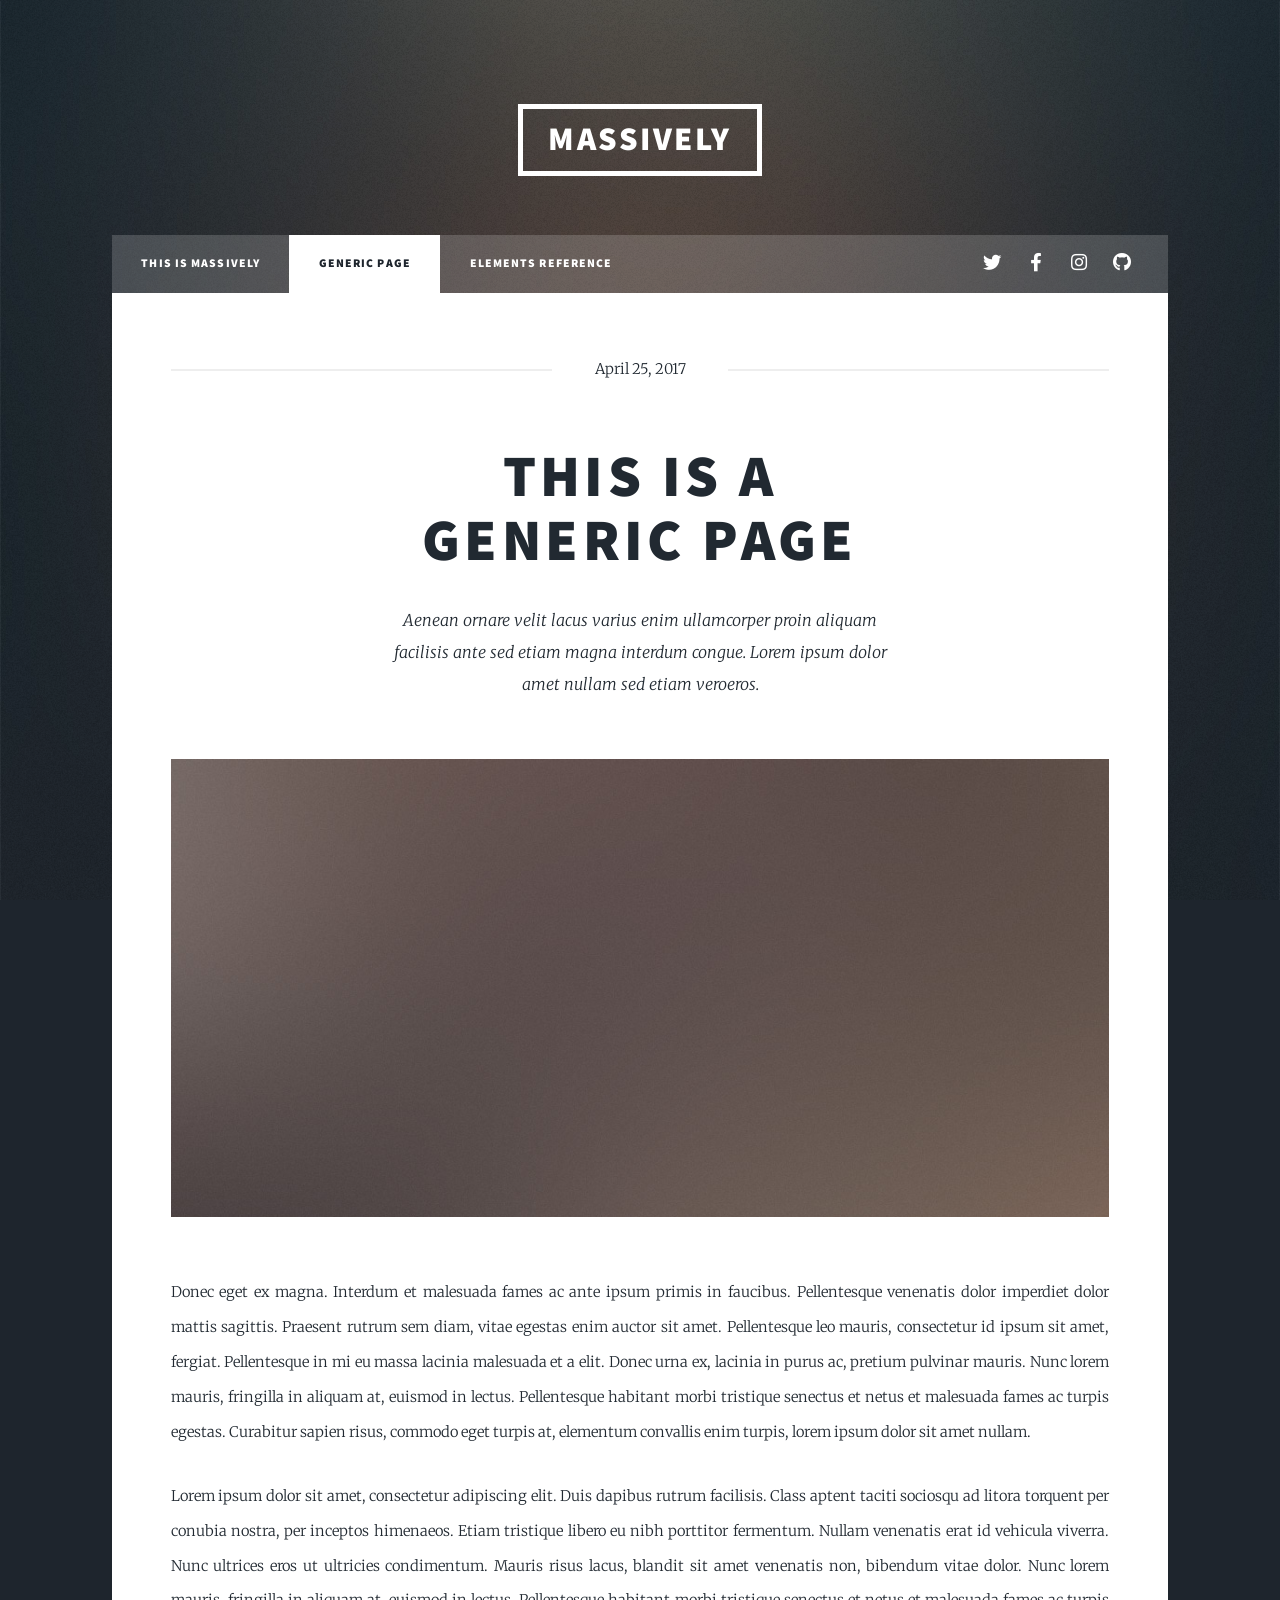
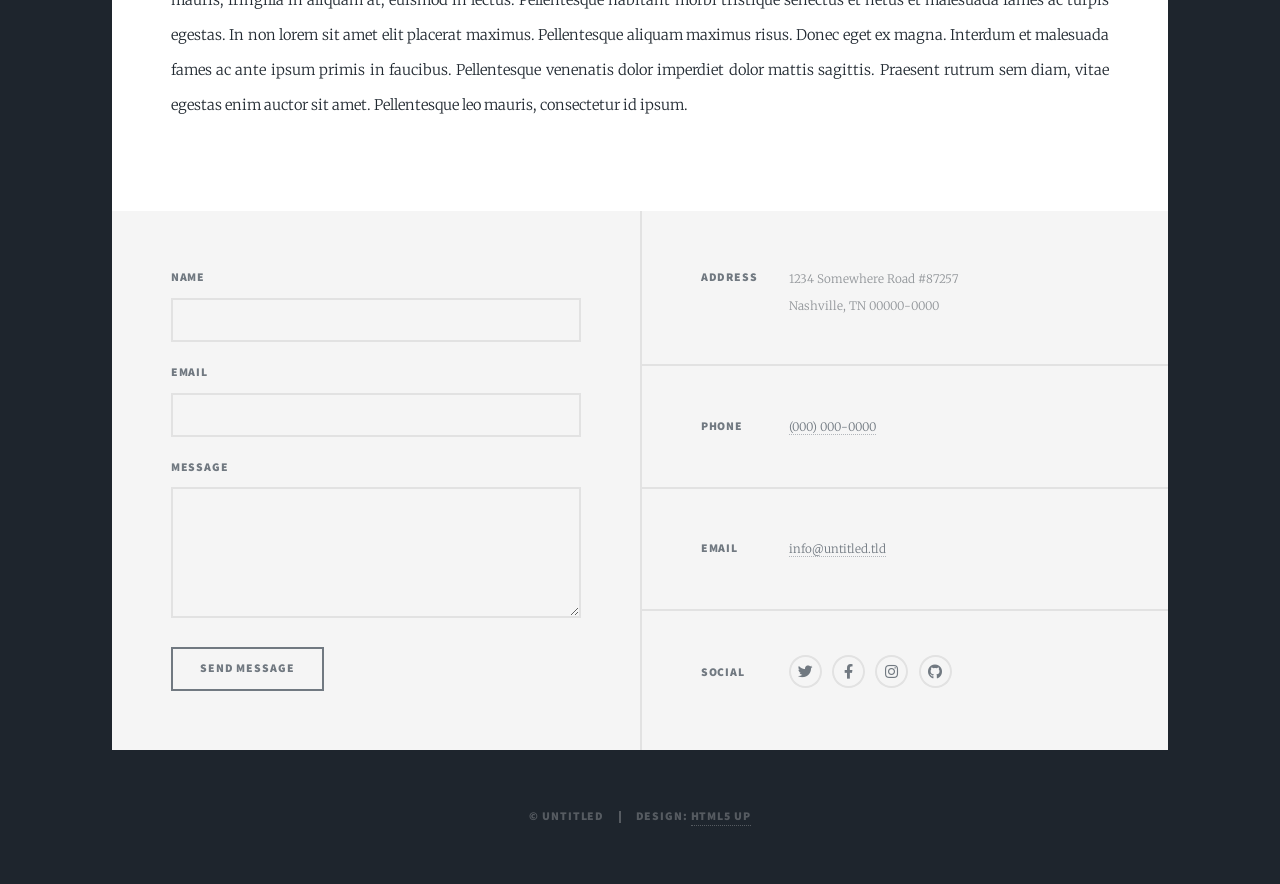
<file: generic.html>
<!DOCTYPE HTML>
<!--
	Massively by HTML5 UP
	html5up.net | @ajlkn
	Free for personal and commercial use under the CCA 3.0 license (html5up.net/license)
-->
<html>
	<head>
		<title>Welcome to my Personal Site: </title>
		<meta charset="utf-8" />
		<meta name="viewport" content="width=device-width, initial-scale=1, user-scalable=no" />
		<link rel="stylesheet" href="assets/css/main.css" />
		<noscript><link rel="stylesheet" href="assets/css/noscript.css" /></noscript>
	</head>
	<body class="is-preload">

		<!-- Wrapper -->
			<div id="wrapper">

				<!-- Header -->
					<header id="header">
						<a href="index.html" class="logo">Massively</a>
					</header>

				<!-- Nav -->
					<nav id="nav">
						<ul class="links">
							<li><a href="index.html">This is Massively</a></li>
							<li class="active"><a href="generic.html">Generic Page</a></li>
							<li><a href="elements.html">Elements Reference</a></li>
						</ul>
						<ul class="icons">
							<li><a href="#" class="icon brands fa-twitter"><span class="label">Twitter</span></a></li>
							<li><a href="#" class="icon brands fa-facebook-f"><span class="label">Facebook</span></a></li>
							<li><a href="#" class="icon brands fa-instagram"><span class="label">Instagram</span></a></li>
							<li><a href="#" class="icon brands fa-github"><span class="label">GitHub</span></a></li>
						</ul>
					</nav>

				<!-- Main -->
					<div id="main">

						<!-- Post -->
							<section class="post">
								<header class="major">
									<span class="date">April 25, 2017</span>
									<h1>This is a<br />
									Generic Page</h1>
									<p>Aenean ornare velit lacus varius enim ullamcorper proin aliquam<br />
									facilisis ante sed etiam magna interdum congue. Lorem ipsum dolor<br />
									amet nullam sed etiam veroeros.</p>
								</header>
								<div class="image main"><img src="images/pic01.jpg" alt="" /></div>
								<p>Donec eget ex magna. Interdum et malesuada fames ac ante ipsum primis in faucibus. Pellentesque venenatis dolor imperdiet dolor mattis sagittis. Praesent rutrum sem diam, vitae egestas enim auctor sit amet. Pellentesque leo mauris, consectetur id ipsum sit amet, fergiat. Pellentesque in mi eu massa lacinia malesuada et a elit. Donec urna ex, lacinia in purus ac, pretium pulvinar mauris. Nunc lorem mauris, fringilla in aliquam at, euismod in lectus. Pellentesque habitant morbi tristique senectus et netus et malesuada fames ac turpis egestas. Curabitur sapien risus, commodo eget turpis at, elementum convallis enim turpis, lorem ipsum dolor sit amet nullam.</p>
								<p>Lorem ipsum dolor sit amet, consectetur adipiscing elit. Duis dapibus rutrum facilisis. Class aptent taciti sociosqu ad litora torquent per conubia nostra, per inceptos himenaeos. Etiam tristique libero eu nibh porttitor fermentum. Nullam venenatis erat id vehicula viverra. Nunc ultrices eros ut ultricies condimentum. Mauris risus lacus, blandit sit amet venenatis non, bibendum vitae dolor. Nunc lorem mauris, fringilla in aliquam at, euismod in lectus. Pellentesque habitant morbi tristique senectus et netus et malesuada fames ac turpis egestas. In non lorem sit amet elit placerat maximus. Pellentesque aliquam maximus risus. Donec eget ex magna. Interdum et malesuada fames ac ante ipsum primis in faucibus. Pellentesque venenatis dolor imperdiet dolor mattis sagittis. Praesent rutrum sem diam, vitae egestas enim auctor sit amet. Pellentesque leo mauris, consectetur id ipsum.</p>
							</section>

					</div>

				<!-- Footer -->
					<footer id="footer">
						<section>
							<form method="post" action="#">
								<div class="fields">
									<div class="field">
										<label for="name">Name</label>
										<input type="text" name="name" id="name" />
									</div>
									<div class="field">
										<label for="email">Email</label>
										<input type="text" name="email" id="email" />
									</div>
									<div class="field">
										<label for="message">Message</label>
										<textarea name="message" id="message" rows="3"></textarea>
									</div>
								</div>
								<ul class="actions">
									<li><input type="submit" value="Send Message" /></li>
								</ul>
							</form>
						</section>
						<section class="split contact">
							<section class="alt">
								<h3>Address</h3>
								<p>1234 Somewhere Road #87257<br />
								Nashville, TN 00000-0000</p>
							</section>
							<section>
								<h3>Phone</h3>
								<p><a href="#">(000) 000-0000</a></p>
							</section>
							<section>
								<h3>Email</h3>
								<p><a href="#">info@untitled.tld</a></p>
							</section>
							<section>
								<h3>Social</h3>
								<ul class="icons alt">
									<li><a href="#" class="icon brands alt fa-twitter"><span class="label">Twitter</span></a></li>
									<li><a href="#" class="icon brands alt fa-facebook-f"><span class="label">Facebook</span></a></li>
									<li><a href="#" class="icon brands alt fa-instagram"><span class="label">Instagram</span></a></li>
									<li><a href="#" class="icon brands alt fa-github"><span class="label">GitHub</span></a></li>
								</ul>
							</section>
						</section>
					</footer>

				<!-- Copyright -->
					<div id="copyright">
						<ul><li>&copy; Untitled</li><li>Design: <a href="https://html5up.net">HTML5 UP</a></li></ul>
					</div>

			</div>

		<!-- Scripts -->
			<script src="assets/js/jquery.min.js"></script>
			<script src="assets/js/jquery.scrollex.min.js"></script>
			<script src="assets/js/jquery.scrolly.min.js"></script>
			<script src="assets/js/browser.min.js"></script>
			<script src="assets/js/breakpoints.min.js"></script>
			<script src="assets/js/util.js"></script>
			<script src="assets/js/main.js"></script>

	</body>
</html>
</file>
<file: styles.css>
/* ===================================
   CSS Variables & Base Styles
   =================================== */

:root {
    /* Colors - Sophisticated Dark Palette */
    --color-bg: #0a0a0b;
    --color-bg-elevated: #111113;
    --color-bg-card: #18181b;
    --color-surface: #1f1f23;
    
    --color-text-primary: #fafafa;
    --color-text-secondary: #a1a1aa;
    --color-text-muted: #71717a;
    
    --color-accent: #c4a35a;
    --color-accent-light: #d4b76a;
    --color-accent-muted: rgba(196, 163, 90, 0.15);
    
    --color-border: rgba(255, 255, 255, 0.08);
    --color-border-hover: rgba(255, 255, 255, 0.15);
    
    /* Typography */
    --font-display: 'Cormorant Garamond', Georgia, serif;
    --font-body: 'Outfit', -apple-system, BlinkMacSystemFont, sans-serif;
    
    /* Spacing */
    --space-xs: 0.25rem;
    --space-sm: 0.5rem;
    --space-md: 1rem;
    --space-lg: 1.5rem;
    --space-xl: 2rem;
    --space-2xl: 3rem;
    --space-3xl: 4rem;
    --space-4xl: 6rem;
    --space-5xl: 8rem;
    
    /* Transitions */
    --transition-fast: 150ms ease;
    --transition-base: 300ms ease;
    --transition-slow: 500ms ease;
    
    /* Layout */
    --container-max: 1200px;
    --container-narrow: 800px;
}

/* Reset & Base */
*, *::before, *::after {
    margin: 0;
    padding: 0;
    box-sizing: border-box;
}

html {
    font-size: 16px;
    scroll-behavior: smooth;
    scroll-padding-top: 80px;
}

body {
    font-family: var(--font-body);
    font-weight: 400;
    line-height: 1.7;
    color: var(--color-text-secondary);
    background-color: var(--color-bg);
    -webkit-font-smoothing: antialiased;
    -moz-osx-font-smoothing: grayscale;
    overflow-x: hidden;
}

::selection {
    background: var(--color-accent);
    color: var(--color-bg);
}

img {
    max-width: 100%;
    height: auto;
    display: block;
}

a {
    text-decoration: none;
    color: inherit;
    transition: color var(--transition-fast);
}

ul {
    list-style: none;
}

/* Container */
.container {
    width: 100%;
    max-width: var(--container-max);
    margin: 0 auto;
    padding: 0 var(--space-xl);
}

/* ===================================
   Navigation
   =================================== */

.navbar {
    position: fixed;
    top: 0;
    left: 0;
    right: 0;
    z-index: 1000;
    padding: var(--space-lg) 0;
    transition: all var(--transition-base);
    background: transparent;
}

.navbar.scrolled {
    background: rgba(10, 10, 11, 0.95);
    backdrop-filter: blur(20px);
    -webkit-backdrop-filter: blur(20px);
    border-bottom: 1px solid var(--color-border);
    padding: var(--space-md) 0;
}

.nav-container {
    max-width: var(--container-max);
    margin: 0 auto;
    padding: 0 var(--space-xl);
    display: flex;
    justify-content: space-between;
    align-items: center;
}

.nav-logo {
    font-family: var(--font-display);
    font-size: 1.75rem;
    font-weight: 500;
    color: var(--color-text-primary);
    letter-spacing: 0.05em;
    transition: color var(--transition-fast);
}

.nav-logo:hover {
    color: var(--color-accent);
}

.nav-menu {
    display: flex;
    gap: var(--space-xl);
}

.nav-link {
    font-size: 0.875rem;
    font-weight: 400;
    color: var(--color-text-secondary);
    letter-spacing: 0.02em;
    position: relative;
    padding: var(--space-xs) 0;
}

.nav-link::after {
    content: '';
    position: absolute;
    bottom: 0;
    left: 0;
    width: 0;
    height: 1px;
    background: var(--color-accent);
    transition: width var(--transition-base);
}

.nav-link:hover {
    color: var(--color-text-primary);
}

.nav-link:hover::after {
    width: 100%;
}

/* Mobile Navigation Toggle */
.nav-toggle {
    display: none;
    flex-direction: column;
    gap: 5px;
    background: none;
    border: none;
    cursor: pointer;
    padding: var(--space-sm);
}

.nav-toggle span {
    width: 24px;
    height: 2px;
    background: var(--color-text-primary);
    transition: all var(--transition-fast);
}

/* ===================================
   Hero Section
   =================================== */

.hero {
    min-height: 100vh;
    display: flex;
    align-items: center;
    justify-content: center;
    position: relative;
    padding: var(--space-5xl) var(--space-xl);
    overflow: hidden;
}

.hero-bg {
    position: absolute;
    inset: 0;
    background: 
        radial-gradient(ellipse at 20% 50%, rgba(196, 163, 90, 0.08) 0%, transparent 50%),
        radial-gradient(ellipse at 80% 20%, rgba(196, 163, 90, 0.05) 0%, transparent 40%),
        radial-gradient(ellipse at 50% 100%, rgba(196, 163, 90, 0.03) 0%, transparent 30%);
    pointer-events: none;
}

.hero-content {
    max-width: var(--container-narrow);
    text-align: center;
    position: relative;
    z-index: 1;
}

.hero-greeting {
    font-size: 1rem;
    font-weight: 400;
    color: var(--color-accent);
    letter-spacing: 0.2em;
    text-transform: uppercase;
    margin-bottom: var(--space-md);
    opacity: 0;
    animation: fadeInUp 0.8s ease forwards;
    animation-delay: 0.2s;
}

.hero-name {
    font-family: var(--font-display);
    font-size: clamp(3rem, 8vw, 5.5rem);
    font-weight: 400;
    color: var(--color-text-primary);
    line-height: 1.1;
    margin-bottom: var(--space-lg);
    letter-spacing: -0.02em;
    opacity: 0;
    animation: fadeInUp 0.8s ease forwards;
    animation-delay: 0.4s;
}

.hero-title-wrapper {
    display: flex;
    align-items: center;
    justify-content: center;
    gap: var(--space-md);
    margin-bottom: var(--space-xl);
    flex-wrap: wrap;
    opacity: 0;
    animation: fadeInUp 0.8s ease forwards;
    animation-delay: 0.6s;
}

.hero-title {
    font-size: 1.125rem;
    font-weight: 300;
    color: var(--color-text-secondary);
    letter-spacing: 0.05em;
}

.hero-divider {
    font-family: var(--font-display);
    font-size: 1.5rem;
    color: var(--color-accent);
    font-style: italic;
}

.hero-description {
    font-size: 1.125rem;
    font-weight: 300;
    color: var(--color-text-muted);
    max-width: 600px;
    margin: 0 auto var(--space-2xl);
    line-height: 1.8;
    opacity: 0;
    animation: fadeInUp 0.8s ease forwards;
    animation-delay: 0.8s;
}

.hero-cta {
    display: flex;
    gap: var(--space-lg);
    justify-content: center;
    flex-wrap: wrap;
    opacity: 0;
    animation: fadeInUp 0.8s ease forwards;
    animation-delay: 1s;
}

/* Buttons */
.btn {
    display: inline-flex;
    align-items: center;
    justify-content: center;
    padding: var(--space-md) var(--space-xl);
    font-family: var(--font-body);
    font-size: 0.875rem;
    font-weight: 500;
    letter-spacing: 0.05em;
    border-radius: 2px;
    transition: all var(--transition-base);
    cursor: pointer;
}

.btn-primary {
    background: var(--color-accent);
    color: var(--color-bg);
    border: 1px solid var(--color-accent);
}

.btn-primary:hover {
    background: var(--color-accent-light);
    border-color: var(--color-accent-light);
    transform: translateY(-2px);
}

.btn-secondary {
    background: transparent;
    color: var(--color-text-primary);
    border: 1px solid var(--color-border-hover);
}

.btn-secondary:hover {
    border-color: var(--color-accent);
    color: var(--color-accent);
}

/* Scroll Indicator */
.scroll-indicator {
    position: absolute;
    bottom: 40px;
    left: 50%;
    transform: translateX(-50%);
    display: flex;
    flex-direction: column;
    align-items: center;
    gap: var(--space-sm);
    opacity: 0;
    animation: fadeIn 0.8s ease forwards;
    animation-delay: 1.2s;
}

.scroll-indicator span {
    font-size: 0.75rem;
    font-weight: 400;
    letter-spacing: 0.15em;
    text-transform: uppercase;
    color: var(--color-text-muted);
}

.scroll-line {
    width: 1px;
    height: 60px;
    background: linear-gradient(to bottom, var(--color-accent), transparent);
    animation: scrollPulse 2s ease-in-out infinite;
}

/* ===================================
   Section Styles
   =================================== */

section {
    padding: var(--space-5xl) 0;
}

.section-header {
    margin-bottom: var(--space-3xl);
}

.section-number {
    font-family: var(--font-display);
    font-size: 0.875rem;
    color: var(--color-accent);
    letter-spacing: 0.1em;
    display: block;
    margin-bottom: var(--space-sm);
}

.section-title {
    font-family: var(--font-display);
    font-size: clamp(2rem, 5vw, 3rem);
    font-weight: 400;
    color: var(--color-text-primary);
    letter-spacing: -0.01em;
}

/* ===================================
   About Section
   =================================== */

.about-content {
    display: grid;
    grid-template-columns: 1fr 1fr;
    gap: var(--space-4xl);
    align-items: start;
}

.about-intro {
    font-size: 1.25rem;
    font-weight: 400;
    color: var(--color-text-primary);
    margin-bottom: var(--space-lg);
    line-height: 1.6;
}

.about-text p {
    margin-bottom: var(--space-lg);
}

.about-skills {
    margin-top: var(--space-2xl);
}

.about-skills h3 {
    font-family: var(--font-display);
    font-size: 1.25rem;
    font-weight: 500;
    color: var(--color-text-primary);
    margin-bottom: var(--space-lg);
}

.skills-grid {
    display: grid;
    grid-template-columns: repeat(3, 1fr);
    gap: var(--space-xl);
}

.skill-category h4 {
    font-size: 0.75rem;
    font-weight: 500;
    color: var(--color-accent);
    letter-spacing: 0.1em;
    text-transform: uppercase;
    margin-bottom: var(--space-md);
}

.skill-category ul li {
    font-size: 0.9rem;
    color: var(--color-text-secondary);
    padding: var(--space-xs) 0;
    border-bottom: 1px solid var(--color-border);
}

.about-image {
    position: sticky;
    top: 120px;
}

.image-frame {
    position: relative;
    padding: var(--space-md);
    border: 1px solid var(--color-border);
}

.image-frame::before {
    content: '';
    position: absolute;
    top: var(--space-md);
    left: var(--space-md);
    right: calc(var(--space-md) * -1);
    bottom: calc(var(--space-md) * -1);
    border: 1px solid var(--color-accent-muted);
    z-index: -1;
}

.image-placeholder {
    aspect-ratio: 4/5;
    background: linear-gradient(135deg, var(--color-bg-card) 0%, var(--color-surface) 100%);
    display: flex;
    align-items: center;
    justify-content: center;
}

.initials {
    font-family: var(--font-display);
    font-size: 4rem;
    font-weight: 400;
    color: var(--color-accent);
    opacity: 0.5;
}

.about-stats {
    display: grid;
    grid-template-columns: repeat(3, 1fr);
    gap: var(--space-md);
    margin-top: var(--space-xl);
}

.stat {
    text-align: center;
    padding: var(--space-lg);
    background: var(--color-bg-card);
    border: 1px solid var(--color-border);
}

.stat-number {
    font-family: var(--font-display);
    font-size: 2rem;
    font-weight: 500;
    color: var(--color-text-primary);
    display: block;
}

.stat-label {
    font-size: 0.75rem;
    color: var(--color-text-muted);
    letter-spacing: 0.05em;
}

/* ===================================
   Education Section
   =================================== */

.education {
    background: var(--color-bg-elevated);
}

.timeline {
    position: relative;
    padding-left: var(--space-3xl);
}

.timeline::before {
    content: '';
    position: absolute;
    left: 0;
    top: var(--space-sm);
    bottom: var(--space-sm);
    width: 1px;
    background: var(--color-border);
}

.timeline-item {
    position: relative;
    padding-bottom: var(--space-3xl);
}

.timeline-item:last-child {
    padding-bottom: 0;
}

.timeline-marker {
    position: absolute;
    left: calc(var(--space-3xl) * -1);
    top: var(--space-xs);
    width: 9px;
    height: 9px;
    background: var(--color-bg);
    border: 2px solid var(--color-accent);
    border-radius: 50%;
    transform: translateX(-4px);
}

.timeline-date {
    font-size: 0.75rem;
    font-weight: 500;
    color: var(--color-accent);
    letter-spacing: 0.1em;
    text-transform: uppercase;
    display: block;
    margin-bottom: var(--space-sm);
}

.timeline-content h3 {
    font-family: var(--font-display);
    font-size: 1.5rem;
    font-weight: 500;
    color: var(--color-text-primary);
    margin-bottom: var(--space-xs);
}

.timeline-institution {
    font-size: 0.9rem;
    color: var(--color-text-muted);
    margin-bottom: var(--space-md);
}

.timeline-content p:last-child {
    color: var(--color-text-secondary);
}

/* ===================================
   Experience Section
   =================================== */

.experience-grid {
    display: grid;
    grid-template-columns: repeat(2, 1fr);
    gap: var(--space-xl);
}

.experience-card {
    background: var(--color-bg-card);
    border: 1px solid var(--color-border);
    padding: var(--space-2xl);
    transition: all var(--transition-base);
}

.experience-card:hover {
    border-color: var(--color-accent-muted);
    transform: translateY(-4px);
}

.card-header {
    display: flex;
    justify-content: space-between;
    align-items: flex-start;
    margin-bottom: var(--space-lg);
}

.card-duration {
    font-size: 0.75rem;
    font-weight: 500;
    color: var(--color-accent);
    letter-spacing: 0.1em;
    text-transform: uppercase;
}

.card-icon {
    width: 40px;
    height: 40px;
    display: flex;
    align-items: center;
    justify-content: center;
    background: var(--color-accent-muted);
    color: var(--color-accent);
    border-radius: 2px;
}

.experience-card h3 {
    font-family: var(--font-display);
    font-size: 1.375rem;
    font-weight: 500;
    color: var(--color-text-primary);
    margin-bottom: var(--space-xs);
}

.card-company {
    font-size: 0.9rem;
    color: var(--color-text-muted);
    margin-bottom: var(--space-lg);
}

.card-responsibilities {
    list-style: none;
}

.card-responsibilities li {
    position: relative;
    padding-left: var(--space-lg);
    margin-bottom: var(--space-sm);
    font-size: 0.9rem;
    color: var(--color-text-secondary);
}

.card-responsibilities li::before {
    content: '—';
    position: absolute;
    left: 0;
    color: var(--color-accent);
}

/* ===================================
   Projects Section
   =================================== */

.projects {
    background: var(--color-bg-elevated);
}

.projects-grid {
    display: grid;
    grid-template-columns: repeat(2, 1fr);
    gap: var(--space-xl);
}

.project-card {
    background: var(--color-bg-card);
    border: 1px solid var(--color-border);
    padding: var(--space-2xl);
    position: relative;
    overflow: hidden;
    transition: all var(--transition-base);
}

.project-card::before {
    content: '';
    position: absolute;
    top: 0;
    left: 0;
    width: 100%;
    height: 3px;
    background: linear-gradient(90deg, var(--color-accent), transparent);
    opacity: 0;
    transition: opacity var(--transition-base);
}

.project-card:hover {
    border-color: var(--color-accent-muted);
    transform: translateY(-4px);
}

.project-card:hover::before {
    opacity: 1;
}

.project-card.featured {
    grid-column: span 2;
}

.project-number {
    font-family: var(--font-display);
    font-size: 3rem;
    font-weight: 400;
    color: var(--color-accent);
    opacity: 0.2;
    position: absolute;
    top: var(--space-lg);
    right: var(--space-xl);
    line-height: 1;
}

.project-category {
    font-size: 0.75rem;
    font-weight: 500;
    color: var(--color-accent);
    letter-spacing: 0.1em;
    text-transform: uppercase;
    display: block;
    margin-bottom: var(--space-sm);
}

.project-content h3 {
    font-family: var(--font-display);
    font-size: 1.5rem;
    font-weight: 500;
    color: var(--color-text-primary);
    margin-bottom: var(--space-md);
}

.project-content p {
    color: var(--color-text-secondary);
    margin-bottom: var(--space-lg);
}

.project-tech {
    display: flex;
    flex-wrap: wrap;
    gap: var(--space-sm);
}

.project-tech span {
    font-size: 0.75rem;
    color: var(--color-text-muted);
    padding: var(--space-xs) var(--space-md);
    background: var(--color-surface);
    border: 1px solid var(--color-border);
}

/* ===================================
   Research Section
   =================================== */

.research-content {
    max-width: var(--container-narrow);
}

.research-label {
    font-size: 0.75rem;
    font-weight: 500;
    color: var(--color-accent);
    letter-spacing: 0.1em;
    text-transform: uppercase;
    display: block;
    margin-bottom: var(--space-md);
}

.research-main h3 {
    font-family: var(--font-display);
    font-size: clamp(1.5rem, 3vw, 2rem);
    font-weight: 400;
    color: var(--color-text-primary);
    line-height: 1.3;
    margin-bottom: var(--space-lg);
}

.research-meta {
    display: flex;
    gap: var(--space-md);
    color: var(--color-text-muted);
    font-size: 0.9rem;
    margin-bottom: var(--space-2xl);
    flex-wrap: wrap;
}

.research-description {
    margin-bottom: var(--space-2xl);
    padding-bottom: var(--space-2xl);
    border-bottom: 1px solid var(--color-border);
}

.research-description p {
    margin-bottom: var(--space-lg);
}

.research-highlights h4,
.research-methods h4 {
    font-size: 0.875rem;
    font-weight: 500;
    color: var(--color-text-primary);
    letter-spacing: 0.05em;
    margin-bottom: var(--space-lg);
}

.findings-grid {
    display: grid;
    grid-template-columns: repeat(4, 1fr);
    gap: var(--space-md);
    margin-bottom: var(--space-2xl);
}

.finding {
    text-align: center;
    padding: var(--space-lg);
    background: var(--color-bg-card);
    border: 1px solid var(--color-border);
}

.finding-value {
    font-family: var(--font-display);
    font-size: 1.5rem;
    font-weight: 500;
    color: var(--color-accent);
    display: block;
    margin-bottom: var(--space-xs);
}

.finding-label {
    font-size: 0.75rem;
    color: var(--color-text-muted);
}

.research-methods ul {
    list-style: none;
}

.research-methods li {
    position: relative;
    padding-left: var(--space-lg);
    margin-bottom: var(--space-sm);
    color: var(--color-text-secondary);
}

.research-methods li::before {
    content: '→';
    position: absolute;
    left: 0;
    color: var(--color-accent);
}

/* ===================================
   Contact Section
   =================================== */

.contact {
    background: var(--color-bg-elevated);
}

.contact-intro {
    max-width: 500px;
    margin-bottom: var(--space-2xl);
}

.contact-intro p {
    font-size: 1.125rem;
    color: var(--color-text-secondary);
}

.contact-methods {
    display: grid;
    grid-template-columns: repeat(2, 1fr);
    gap: var(--space-lg);
}

.contact-card {
    display: flex;
    align-items: center;
    gap: var(--space-lg);
    padding: var(--space-xl);
    background: var(--color-bg-card);
    border: 1px solid var(--color-border);
    transition: all var(--transition-base);
}

.contact-card:hover {
    border-color: var(--color-accent-muted);
    transform: translateX(8px);
}

.contact-icon {
    width: 48px;
    height: 48px;
    display: flex;
    align-items: center;
    justify-content: center;
    background: var(--color-accent-muted);
    color: var(--color-accent);
    flex-shrink: 0;
}

.contact-label {
    font-size: 0.75rem;
    font-weight: 500;
    color: var(--color-text-muted);
    letter-spacing: 0.05em;
    text-transform: uppercase;
    display: block;
    margin-bottom: var(--space-xs);
}

.contact-value {
    font-size: 0.9rem;
    color: var(--color-text-primary);
    word-break: break-word;
}

/* ===================================
   Footer
   =================================== */

.footer {
    padding: var(--space-2xl) 0;
    border-top: 1px solid var(--color-border);
}

.footer-content {
    text-align: center;
}

.footer-text {
    font-size: 0.9rem;
    color: var(--color-text-secondary);
    margin-bottom: var(--space-sm);
}

.footer-copyright {
    font-size: 0.75rem;
    color: var(--color-text-muted);
}

/* ===================================
   Animations
   =================================== */

@keyframes fadeInUp {
    from {
        opacity: 0;
        transform: translateY(30px);
    }
    to {
        opacity: 1;
        transform: translateY(0);
    }
}

@keyframes fadeIn {
    from {
        opacity: 0;
    }
    to {
        opacity: 1;
    }
}

@keyframes scrollPulse {
    0%, 100% {
        opacity: 1;
        transform: scaleY(1);
    }
    50% {
        opacity: 0.5;
        transform: scaleY(0.8);
    }
}

/* Scroll animations */
.animate-on-scroll {
    opacity: 0;
    transform: translateY(40px);
    transition: all 0.8s cubic-bezier(0.4, 0, 0.2, 1);
}

.animate-on-scroll.visible {
    opacity: 1;
    transform: translateY(0);
}

/* ===================================
   Responsive Design
   =================================== */

@media (max-width: 1024px) {
    .about-content {
        grid-template-columns: 1fr;
        gap: var(--space-3xl);
    }
    
    .about-image {
        position: relative;
        top: 0;
        max-width: 400px;
        margin: 0 auto;
    }
    
    .skills-grid {
        grid-template-columns: repeat(3, 1fr);
    }
    
    .findings-grid {
        grid-template-columns: repeat(2, 1fr);
    }
}

@media (max-width: 768px) {
    html {
        font-size: 15px;
    }
    
    .container {
        padding: 0 var(--space-lg);
    }
    
    section {
        padding: var(--space-4xl) 0;
    }
    
    /* Mobile Navigation */
    .nav-toggle {
        display: flex;
        z-index: 1001;
    }
    
    .nav-menu {
        position: fixed;
        top: 0;
        right: 0;
        width: 100%;
        height: 100vh;
        background: var(--color-bg);
        flex-direction: column;
        justify-content: center;
        align-items: center;
        gap: var(--space-xl);
        opacity: 0;
        visibility: hidden;
        transition: all var(--transition-base);
    }
    
    .nav-menu.active {
        opacity: 1;
        visibility: visible;
    }
    
    .nav-link {
        font-size: 1.25rem;
    }
    
    .nav-toggle.active span:nth-child(1) {
        transform: rotate(45deg) translate(5px, 5px);
    }
    
    .nav-toggle.active span:nth-child(2) {
        opacity: 0;
    }
    
    .nav-toggle.active span:nth-child(3) {
        transform: rotate(-45deg) translate(5px, -5px);
    }
    
    /* Hero adjustments */
    .hero {
        padding: var(--space-4xl) var(--space-lg);
    }
    
    .hero-title-wrapper {
        flex-direction: column;
        gap: var(--space-sm);
    }
    
    .hero-divider {
        display: none;
    }
    
    .hero-cta {
        flex-direction: column;
        align-items: center;
    }
    
    .btn {
        width: 100%;
        max-width: 280px;
    }
    
    /* Grid adjustments */
    .experience-grid,
    .projects-grid,
    .contact-methods {
        grid-template-columns: 1fr;
    }
    
    .project-card.featured {
        grid-column: span 1;
    }
    
    .skills-grid {
        grid-template-columns: 1fr;
        gap: var(--space-xl);
    }
    
    .about-stats {
        grid-template-columns: repeat(3, 1fr);
    }
    
    .findings-grid {
        grid-template-columns: repeat(2, 1fr);
    }
    
    /* Timeline adjustments */
    .timeline {
        padding-left: var(--space-xl);
    }
    
    .timeline-marker {
        left: calc(var(--space-xl) * -1);
    }
}

@media (max-width: 480px) {
    .about-stats {
        grid-template-columns: 1fr;
    }
    
    .findings-grid {
        grid-template-columns: 1fr;
    }
    
    .research-meta {
        flex-direction: column;
        gap: var(--space-xs);
    }
    
    .research-meta span:nth-child(2) {
        display: none;
    }
}

/* ===================================
   Utility Classes
   =================================== */

.visually-hidden {
    position: absolute;
    width: 1px;
    height: 1px;
    padding: 0;
    margin: -1px;
    overflow: hidden;
    clip: rect(0, 0, 0, 0);
    white-space: nowrap;
    border: 0;
}
</file>
<file: assets/css/main.css>
@import url(fontawesome-all.min.css);
@import url("https://fonts.googleapis.com/css?family=Merriweather:300,700,300italic,700italic|Source+Sans+Pro:900");

/*
	Massively by HTML5 UP
	html5up.net | @ajlkn
	Free for personal and commercial use under the CCA 3.0 license (html5up.net/license)
*/

html, body, div, span, applet, object,
iframe, h1, h2, h3, h4, h5, h6, p, blockquote,
pre, a, abbr, acronym, address, big, cite,
code, del, dfn, em, img, ins, kbd, q, s, samp,
small, strike, strong, sub, sup, tt, var, b,
u, i, center, dl, dt, dd, ol, ul, li, fieldset,
form, label, legend, table, caption, tbody,
tfoot, thead, tr, th, td, article, aside,
canvas, details, embed, figure, figcaption,
footer, header, hgroup, menu, nav, output, ruby,
section, summary, time, mark, audio, video {
	margin: 0;
	padding: 0;
	border: 0;
	font-size: 100%;
	font: inherit;
	vertical-align: baseline;}

article, aside, details, figcaption, figure,
footer, header, hgroup, menu, nav, section {
	display: block;}

body {
	line-height: 1;
}

ol, ul {
	list-style: none;
}

blockquote, q {
	quotes: none;
}

	blockquote:before, blockquote:after, q:before, q:after {
		content: '';
		content: none;
	}

table {
	border-collapse: collapse;
	border-spacing: 0;
}

body {
	-webkit-text-size-adjust: none;
}

mark {
	background-color: transparent;
	color: inherit;
}

input::-moz-focus-inner {
	border: 0;
	padding: 0;
}

input, select, textarea {
	-moz-appearance: none;
	-webkit-appearance: none;
	-ms-appearance: none;
	appearance: none;
}

/* Basic */

	@-ms-viewport {
		width: device-width;
	}

	body {
		-ms-overflow-style: scrollbar;
	}

	@media screen and (max-width: 480px) {

		html, body {
			min-width: 320px;
		}

	}

	html {
		box-sizing: border-box;
	}

	*, *:before, *:after {
		box-sizing: inherit;
	}

	body {
		background-color: #1e252d;
	}

		body.is-preload *, body.is-preload *:before, body.is-preload *:after {
			-moz-animation: none !important;
			-webkit-animation: none !important;
			-ms-animation: none !important;
			animation: none !important;
			-moz-transition: none !important;
			-webkit-transition: none !important;
			-ms-transition: none !important;
			transition: none !important;
		}

/* Type */

	html {
		font-size: 16pt;
	}

		@media screen and (max-width: 1680px) {

			html {
				font-size: 12pt;
			}

		}

		@media screen and (max-width: 1280px) {

			html {
				font-size: 11pt;
			}

		}

		@media screen and (max-width: 360px) {

			html {
				font-size: 10pt;
			}

		}

	body {
		color: #212931;
	}

	body, input, select, textarea {
		font-family: "Merriweather", Georgia, serif;
		font-weight: 300;
		font-size: 1rem;
		line-height: 2.375;
	}

	a {
		-moz-transition: color 0.2s ease-in-out, background-color 0.2s ease-in-out, border-color 0.2s ease-in-out, box-shadow 0.2s ease-in-out;
		-webkit-transition: color 0.2s ease-in-out, background-color 0.2s ease-in-out, border-color 0.2s ease-in-out, box-shadow 0.2s ease-in-out;
		-ms-transition: color 0.2s ease-in-out, background-color 0.2s ease-in-out, border-color 0.2s ease-in-out, box-shadow 0.2s ease-in-out;
		transition: color 0.2s ease-in-out, background-color 0.2s ease-in-out, border-color 0.2s ease-in-out, box-shadow 0.2s ease-in-out;
		border-bottom: dotted 1px;
		text-decoration: none;
	}

		a:hover {
			border-bottom-color: transparent;
		}

	strong, b {
		font-weight: 600;
	}

	em, i {
		font-style: italic;
	}

	p {
		text-align: justify;
		margin: 0 0 2rem 0;
	}

	h1, h2, h3, h4, h5, h6 {
		font-family: "Source Sans Pro", Helvetica, sans-serif;
		font-weight: 900;
		line-height: 1.5;
		letter-spacing: 0.075em;
		text-transform: uppercase;
		margin: 0 0 1rem 0;
	}

		h1 a, h2 a, h3 a, h4 a, h5 a, h6 a {
			border-bottom: 0;
			color: inherit;
			text-decoration: none;
		}

	h1 {
		font-size: 4rem;
		line-height: 1.1;
		margin: 0 0 2rem 0;
	}

	h2 {
		font-size: 1.75rem;
		line-height: 1.3;
		margin: 0 0 1.5rem 0;
	}

	h3 {
		font-size: 1.25rem;
		margin: 0 0 1.5rem 0;
	}

	h4 {
		font-size: 1rem;
	}

	h5 {
		font-size: 0.9rem;
	}

	h6 {
		font-size: 0.8rem;
	}

	sub {
		font-size: 0.8rem;
		position: relative;
		top: 0.5rem;
	}

	sup {
		font-size: 0.8rem;
		position: relative;
		top: -0.5rem;
	}

	blockquote {
		border-left: solid 4px;
		font-style: italic;
		margin: 0 0 2rem 0;
		padding: 0.5rem 0 0.5rem 2rem;
	}

	code {
		border: solid 2px;
		font-family: "Courier New", monospace;
		font-size: 0.9rem;
		margin: 0 0.25rem;
		padding: 0.25rem 0.65rem;
	}

	pre {
		-webkit-overflow-scrolling: touch;
		font-family: "Courier New", monospace;
		font-size: 0.9rem;
		margin: 0 0 2rem 0;
	}

		pre code {
			display: block;
			line-height: 1.75;
			padding: 1rem 1.5rem;
			overflow-x: auto;
		}

	hr {
		border: 0;
		border-bottom: solid 2px;
		margin: 3rem 0;
	}

		hr.major {
			margin: 5rem 0;
		}

	.align-left {
		text-align: left;
	}

	.align-center {
		text-align: center;
	}

	.align-right {
		text-align: right;
	}

	input, select, textarea {
		color: #212931;
	}

	a {
		color: #212931;
		border-bottom-color: rgba(33, 41, 49, 0.5);
	}

		a:hover {
			border-bottom-color: transparent;
			color: #18bfef !important;
		}

	strong, b {
		color: #212931;
	}

	h1, h2, h3, h4, h5, h6 {
		color: #212931;
	}

	blockquote {
		border-left-color: #eeeeee;
	}

	code {
		background: rgba(220, 220, 220, 0.25);
		border-color: #eeeeee;
	}

	hr {
		border-bottom-color: #eeeeee;
	}

/* Row */

	.row {
		display: flex;
		flex-wrap: wrap;
		box-sizing: border-box;
		align-items: stretch;
	}

		.row > * {
			box-sizing: border-box;
		}

		.row.gtr-uniform > * > :last-child {
			margin-bottom: 0;
		}

		.row.aln-left {
			justify-content: flex-start;
		}

		.row.aln-center {
			justify-content: center;
		}

		.row.aln-right {
			justify-content: flex-end;
		}

		.row.aln-top {
			align-items: flex-start;
		}

		.row.aln-middle {
			align-items: center;
		}

		.row.aln-bottom {
			align-items: flex-end;
		}

		.row > .imp {
			order: -1;
		}

		.row > .col-1 {
			width: 8.33333%;
		}

		.row > .off-1 {
			margin-left: 8.33333%;
		}

		.row > .col-2 {
			width: 16.66667%;
		}

		.row > .off-2 {
			margin-left: 16.66667%;
		}

		.row > .col-3 {
			width: 25%;
		}

		.row > .off-3 {
			margin-left: 25%;
		}

		.row > .col-4 {
			width: 33.33333%;
		}

		.row > .off-4 {
			margin-left: 33.33333%;
		}

		.row > .col-5 {
			width: 41.66667%;
		}

		.row > .off-5 {
			margin-left: 41.66667%;
		}

		.row > .col-6 {
			width: 50%;
		}

		.row > .off-6 {
			margin-left: 50%;
		}

		.row > .col-7 {
			width: 58.33333%;
		}

		.row > .off-7 {
			margin-left: 58.33333%;
		}

		.row > .col-8 {
			width: 66.66667%;
		}

		.row > .off-8 {
			margin-left: 66.66667%;
		}

		.row > .col-9 {
			width: 75%;
		}

		.row > .off-9 {
			margin-left: 75%;
		}

		.row > .col-10 {
			width: 83.33333%;
		}

		.row > .off-10 {
			margin-left: 83.33333%;
		}

		.row > .col-11 {
			width: 91.66667%;
		}

		.row > .off-11 {
			margin-left: 91.66667%;
		}

		.row > .col-12 {
			width: 100%;
		}

		.row > .off-12 {
			margin-left: 100%;
		}

		.row.gtr-0 {
			margin-top: 0;
			margin-left: 0rem;
		}

			.row.gtr-0 > * {
				padding: 0 0 0 0rem;
			}

			.row.gtr-0.gtr-uniform {
				margin-top: 0rem;
			}

				.row.gtr-0.gtr-uniform > * {
					padding-top: 0rem;
				}

		.row.gtr-25 {
			margin-top: 0;
			margin-left: -0.375rem;
		}

			.row.gtr-25 > * {
				padding: 0 0 0 0.375rem;
			}

			.row.gtr-25.gtr-uniform {
				margin-top: -0.375rem;
			}

				.row.gtr-25.gtr-uniform > * {
					padding-top: 0.375rem;
				}

		.row.gtr-50 {
			margin-top: 0;
			margin-left: -0.75rem;
		}

			.row.gtr-50 > * {
				padding: 0 0 0 0.75rem;
			}

			.row.gtr-50.gtr-uniform {
				margin-top: -0.75rem;
			}

				.row.gtr-50.gtr-uniform > * {
					padding-top: 0.75rem;
				}

		.row {
			margin-top: 0;
			margin-left: -1.5rem;
		}

			.row > * {
				padding: 0 0 0 1.5rem;
			}

			.row.gtr-uniform {
				margin-top: -1.5rem;
			}

				.row.gtr-uniform > * {
					padding-top: 1.5rem;
				}

		.row.gtr-150 {
			margin-top: 0;
			margin-left: -2.25rem;
		}

			.row.gtr-150 > * {
				padding: 0 0 0 2.25rem;
			}

			.row.gtr-150.gtr-uniform {
				margin-top: -2.25rem;
			}

				.row.gtr-150.gtr-uniform > * {
					padding-top: 2.25rem;
				}

		.row.gtr-200 {
			margin-top: 0;
			margin-left: -3rem;
		}

			.row.gtr-200 > * {
				padding: 0 0 0 3rem;
			}

			.row.gtr-200.gtr-uniform {
				margin-top: -3rem;
			}

				.row.gtr-200.gtr-uniform > * {
					padding-top: 3rem;
				}

		@media screen and (max-width: 1680px) {

			.row {
				display: flex;
				flex-wrap: wrap;
				box-sizing: border-box;
				align-items: stretch;
			}

				.row > * {
					box-sizing: border-box;
				}

				.row.gtr-uniform > * > :last-child {
					margin-bottom: 0;
				}

				.row.aln-left {
					justify-content: flex-start;
				}

				.row.aln-center {
					justify-content: center;
				}

				.row.aln-right {
					justify-content: flex-end;
				}

				.row.aln-top {
					align-items: flex-start;
				}

				.row.aln-middle {
					align-items: center;
				}

				.row.aln-bottom {
					align-items: flex-end;
				}

				.row > .imp-xlarge {
					order: -1;
				}

				.row > .col-1-xlarge {
					width: 8.33333%;
				}

				.row > .off-1-xlarge {
					margin-left: 8.33333%;
				}

				.row > .col-2-xlarge {
					width: 16.66667%;
				}

				.row > .off-2-xlarge {
					margin-left: 16.66667%;
				}

				.row > .col-3-xlarge {
					width: 25%;
				}

				.row > .off-3-xlarge {
					margin-left: 25%;
				}

				.row > .col-4-xlarge {
					width: 33.33333%;
				}

				.row > .off-4-xlarge {
					margin-left: 33.33333%;
				}

				.row > .col-5-xlarge {
					width: 41.66667%;
				}

				.row > .off-5-xlarge {
					margin-left: 41.66667%;
				}

				.row > .col-6-xlarge {
					width: 50%;
				}

				.row > .off-6-xlarge {
					margin-left: 50%;
				}

				.row > .col-7-xlarge {
					width: 58.33333%;
				}

				.row > .off-7-xlarge {
					margin-left: 58.33333%;
				}

				.row > .col-8-xlarge {
					width: 66.66667%;
				}

				.row > .off-8-xlarge {
					margin-left: 66.66667%;
				}

				.row > .col-9-xlarge {
					width: 75%;
				}

				.row > .off-9-xlarge {
					margin-left: 75%;
				}

				.row > .col-10-xlarge {
					width: 83.33333%;
				}

				.row > .off-10-xlarge {
					margin-left: 83.33333%;
				}

				.row > .col-11-xlarge {
					width: 91.66667%;
				}

				.row > .off-11-xlarge {
					margin-left: 91.66667%;
				}

				.row > .col-12-xlarge {
					width: 100%;
				}

				.row > .off-12-xlarge {
					margin-left: 100%;
				}

				.row.gtr-0 {
					margin-top: 0;
					margin-left: 0rem;
				}

					.row.gtr-0 > * {
						padding: 0 0 0 0rem;
					}

					.row.gtr-0.gtr-uniform {
						margin-top: 0rem;
					}

						.row.gtr-0.gtr-uniform > * {
							padding-top: 0rem;
						}

				.row.gtr-25 {
					margin-top: 0;
					margin-left: -0.375rem;
				}

					.row.gtr-25 > * {
						padding: 0 0 0 0.375rem;
					}

					.row.gtr-25.gtr-uniform {
						margin-top: -0.375rem;
					}

						.row.gtr-25.gtr-uniform > * {
							padding-top: 0.375rem;
						}

				.row.gtr-50 {
					margin-top: 0;
					margin-left: -0.75rem;
				}

					.row.gtr-50 > * {
						padding: 0 0 0 0.75rem;
					}

					.row.gtr-50.gtr-uniform {
						margin-top: -0.75rem;
					}

						.row.gtr-50.gtr-uniform > * {
							padding-top: 0.75rem;
						}

				.row {
					margin-top: 0;
					margin-left: -1.5rem;
				}

					.row > * {
						padding: 0 0 0 1.5rem;
					}

					.row.gtr-uniform {
						margin-top: -1.5rem;
					}

						.row.gtr-uniform > * {
							padding-top: 1.5rem;
						}

				.row.gtr-150 {
					margin-top: 0;
					margin-left: -2.25rem;
				}

					.row.gtr-150 > * {
						padding: 0 0 0 2.25rem;
					}

					.row.gtr-150.gtr-uniform {
						margin-top: -2.25rem;
					}

						.row.gtr-150.gtr-uniform > * {
							padding-top: 2.25rem;
						}

				.row.gtr-200 {
					margin-top: 0;
					margin-left: -3rem;
				}

					.row.gtr-200 > * {
						padding: 0 0 0 3rem;
					}

					.row.gtr-200.gtr-uniform {
						margin-top: -3rem;
					}

						.row.gtr-200.gtr-uniform > * {
							padding-top: 3rem;
						}

		}

		@media screen and (max-width: 1280px) {

			.row {
				display: flex;
				flex-wrap: wrap;
				box-sizing: border-box;
				align-items: stretch;
			}

				.row > * {
					box-sizing: border-box;
				}

				.row.gtr-uniform > * > :last-child {
					margin-bottom: 0;
				}

				.row.aln-left {
					justify-content: flex-start;
				}

				.row.aln-center {
					justify-content: center;
				}

				.row.aln-right {
					justify-content: flex-end;
				}

				.row.aln-top {
					align-items: flex-start;
				}

				.row.aln-middle {
					align-items: center;
				}

				.row.aln-bottom {
					align-items: flex-end;
				}

				.row > .imp-large {
					order: -1;
				}

				.row > .col-1-large {
					width: 8.33333%;
				}

				.row > .off-1-large {
					margin-left: 8.33333%;
				}

				.row > .col-2-large {
					width: 16.66667%;
				}

				.row > .off-2-large {
					margin-left: 16.66667%;
				}

				.row > .col-3-large {
					width: 25%;
				}

				.row > .off-3-large {
					margin-left: 25%;
				}

				.row > .col-4-large {
					width: 33.33333%;
				}

				.row > .off-4-large {
					margin-left: 33.33333%;
				}

				.row > .col-5-large {
					width: 41.66667%;
				}

				.row > .off-5-large {
					margin-left: 41.66667%;
				}

				.row > .col-6-large {
					width: 50%;
				}

				.row > .off-6-large {
					margin-left: 50%;
				}

				.row > .col-7-large {
					width: 58.33333%;
				}

				.row > .off-7-large {
					margin-left: 58.33333%;
				}

				.row > .col-8-large {
					width: 66.66667%;
				}

				.row > .off-8-large {
					margin-left: 66.66667%;
				}

				.row > .col-9-large {
					width: 75%;
				}

				.row > .off-9-large {
					margin-left: 75%;
				}

				.row > .col-10-large {
					width: 83.33333%;
				}

				.row > .off-10-large {
					margin-left: 83.33333%;
				}

				.row > .col-11-large {
					width: 91.66667%;
				}

				.row > .off-11-large {
					margin-left: 91.66667%;
				}

				.row > .col-12-large {
					width: 100%;
				}

				.row > .off-12-large {
					margin-left: 100%;
				}

				.row.gtr-0 {
					margin-top: 0;
					margin-left: 0rem;
				}

					.row.gtr-0 > * {
						padding: 0 0 0 0rem;
					}

					.row.gtr-0.gtr-uniform {
						margin-top: 0rem;
					}

						.row.gtr-0.gtr-uniform > * {
							padding-top: 0rem;
						}

				.row.gtr-25 {
					margin-top: 0;
					margin-left: -0.375rem;
				}

					.row.gtr-25 > * {
						padding: 0 0 0 0.375rem;
					}

					.row.gtr-25.gtr-uniform {
						margin-top: -0.375rem;
					}

						.row.gtr-25.gtr-uniform > * {
							padding-top: 0.375rem;
						}

				.row.gtr-50 {
					margin-top: 0;
					margin-left: -0.75rem;
				}

					.row.gtr-50 > * {
						padding: 0 0 0 0.75rem;
					}

					.row.gtr-50.gtr-uniform {
						margin-top: -0.75rem;
					}

						.row.gtr-50.gtr-uniform > * {
							padding-top: 0.75rem;
						}

				.row {
					margin-top: 0;
					margin-left: -1.5rem;
				}

					.row > * {
						padding: 0 0 0 1.5rem;
					}

					.row.gtr-uniform {
						margin-top: -1.5rem;
					}

						.row.gtr-uniform > * {
							padding-top: 1.5rem;
						}

				.row.gtr-150 {
					margin-top: 0;
					margin-left: -2.25rem;
				}

					.row.gtr-150 > * {
						padding: 0 0 0 2.25rem;
					}

					.row.gtr-150.gtr-uniform {
						margin-top: -2.25rem;
					}

						.row.gtr-150.gtr-uniform > * {
							padding-top: 2.25rem;
						}

				.row.gtr-200 {
					margin-top: 0;
					margin-left: -3rem;
				}

					.row.gtr-200 > * {
						padding: 0 0 0 3rem;
					}

					.row.gtr-200.gtr-uniform {
						margin-top: -3rem;
					}

						.row.gtr-200.gtr-uniform > * {
							padding-top: 3rem;
						}

		}

		@media screen and (max-width: 980px) {

			.row {
				display: flex;
				flex-wrap: wrap;
				box-sizing: border-box;
				align-items: stretch;
			}

				.row > * {
					box-sizing: border-box;
				}

				.row.gtr-uniform > * > :last-child {
					margin-bottom: 0;
				}

				.row.aln-left {
					justify-content: flex-start;
				}

				.row.aln-center {
					justify-content: center;
				}

				.row.aln-right {
					justify-content: flex-end;
				}

				.row.aln-top {
					align-items: flex-start;
				}

				.row.aln-middle {
					align-items: center;
				}

				.row.aln-bottom {
					align-items: flex-end;
				}

				.row > .imp-medium {
					order: -1;
				}

				.row > .col-1-medium {
					width: 8.33333%;
				}

				.row > .off-1-medium {
					margin-left: 8.33333%;
				}

				.row > .col-2-medium {
					width: 16.66667%;
				}

				.row > .off-2-medium {
					margin-left: 16.66667%;
				}

				.row > .col-3-medium {
					width: 25%;
				}

				.row > .off-3-medium {
					margin-left: 25%;
				}

				.row > .col-4-medium {
					width: 33.33333%;
				}

				.row > .off-4-medium {
					margin-left: 33.33333%;
				}

				.row > .col-5-medium {
					width: 41.66667%;
				}

				.row > .off-5-medium {
					margin-left: 41.66667%;
				}

				.row > .col-6-medium {
					width: 50%;
				}

				.row > .off-6-medium {
					margin-left: 50%;
				}

				.row > .col-7-medium {
					width: 58.33333%;
				}

				.row > .off-7-medium {
					margin-left: 58.33333%;
				}

				.row > .col-8-medium {
					width: 66.66667%;
				}

				.row > .off-8-medium {
					margin-left: 66.66667%;
				}

				.row > .col-9-medium {
					width: 75%;
				}

				.row > .off-9-medium {
					margin-left: 75%;
				}

				.row > .col-10-medium {
					width: 83.33333%;
				}

				.row > .off-10-medium {
					margin-left: 83.33333%;
				}

				.row > .col-11-medium {
					width: 91.66667%;
				}

				.row > .off-11-medium {
					margin-left: 91.66667%;
				}

				.row > .col-12-medium {
					width: 100%;
				}

				.row > .off-12-medium {
					margin-left: 100%;
				}

				.row.gtr-0 {
					margin-top: 0;
					margin-left: 0rem;
				}

					.row.gtr-0 > * {
						padding: 0 0 0 0rem;
					}

					.row.gtr-0.gtr-uniform {
						margin-top: 0rem;
					}

						.row.gtr-0.gtr-uniform > * {
							padding-top: 0rem;
						}

				.row.gtr-25 {
					margin-top: 0;
					margin-left: -0.375rem;
				}

					.row.gtr-25 > * {
						padding: 0 0 0 0.375rem;
					}

					.row.gtr-25.gtr-uniform {
						margin-top: -0.375rem;
					}

						.row.gtr-25.gtr-uniform > * {
							padding-top: 0.375rem;
						}

				.row.gtr-50 {
					margin-top: 0;
					margin-left: -0.75rem;
				}

					.row.gtr-50 > * {
						padding: 0 0 0 0.75rem;
					}

					.row.gtr-50.gtr-uniform {
						margin-top: -0.75rem;
					}

						.row.gtr-50.gtr-uniform > * {
							padding-top: 0.75rem;
						}

				.row {
					margin-top: 0;
					margin-left: -1.5rem;
				}

					.row > * {
						padding: 0 0 0 1.5rem;
					}

					.row.gtr-uniform {
						margin-top: -1.5rem;
					}

						.row.gtr-uniform > * {
							padding-top: 1.5rem;
						}

				.row.gtr-150 {
					margin-top: 0;
					margin-left: -2.25rem;
				}

					.row.gtr-150 > * {
						padding: 0 0 0 2.25rem;
					}

					.row.gtr-150.gtr-uniform {
						margin-top: -2.25rem;
					}

						.row.gtr-150.gtr-uniform > * {
							padding-top: 2.25rem;
						}

				.row.gtr-200 {
					margin-top: 0;
					margin-left: -3rem;
				}

					.row.gtr-200 > * {
						padding: 0 0 0 3rem;
					}

					.row.gtr-200.gtr-uniform {
						margin-top: -3rem;
					}

						.row.gtr-200.gtr-uniform > * {
							padding-top: 3rem;
						}

		}

		@media screen and (max-width: 736px) {

			.row {
				display: flex;
				flex-wrap: wrap;
				box-sizing: border-box;
				align-items: stretch;
			}

				.row > * {
					box-sizing: border-box;
				}

				.row.gtr-uniform > * > :last-child {
					margin-bottom: 0;
				}

				.row.aln-left {
					justify-content: flex-start;
				}

				.row.aln-center {
					justify-content: center;
				}

				.row.aln-right {
					justify-content: flex-end;
				}

				.row.aln-top {
					align-items: flex-start;
				}

				.row.aln-middle {
					align-items: center;
				}

				.row.aln-bottom {
					align-items: flex-end;
				}

				.row > .imp-small {
					order: -1;
				}

				.row > .col-1-small {
					width: 8.33333%;
				}

				.row > .off-1-small {
					margin-left: 8.33333%;
				}

				.row > .col-2-small {
					width: 16.66667%;
				}

				.row > .off-2-small {
					margin-left: 16.66667%;
				}

				.row > .col-3-small {
					width: 25%;
				}

				.row > .off-3-small {
					margin-left: 25%;
				}

				.row > .col-4-small {
					width: 33.33333%;
				}

				.row > .off-4-small {
					margin-left: 33.33333%;
				}

				.row > .col-5-small {
					width: 41.66667%;
				}

				.row > .off-5-small {
					margin-left: 41.66667%;
				}

				.row > .col-6-small {
					width: 50%;
				}

				.row > .off-6-small {
					margin-left: 50%;
				}

				.row > .col-7-small {
					width: 58.33333%;
				}

				.row > .off-7-small {
					margin-left: 58.33333%;
				}

				.row > .col-8-small {
					width: 66.66667%;
				}

				.row > .off-8-small {
					margin-left: 66.66667%;
				}

				.row > .col-9-small {
					width: 75%;
				}

				.row > .off-9-small {
					margin-left: 75%;
				}

				.row > .col-10-small {
					width: 83.33333%;
				}

				.row > .off-10-small {
					margin-left: 83.33333%;
				}

				.row > .col-11-small {
					width: 91.66667%;
				}

				.row > .off-11-small {
					margin-left: 91.66667%;
				}

				.row > .col-12-small {
					width: 100%;
				}

				.row > .off-12-small {
					margin-left: 100%;
				}

				.row.gtr-0 {
					margin-top: 0;
					margin-left: 0rem;
				}

					.row.gtr-0 > * {
						padding: 0 0 0 0rem;
					}

					.row.gtr-0.gtr-uniform {
						margin-top: 0rem;
					}

						.row.gtr-0.gtr-uniform > * {
							padding-top: 0rem;
						}

				.row.gtr-25 {
					margin-top: 0;
					margin-left: -0.375rem;
				}

					.row.gtr-25 > * {
						padding: 0 0 0 0.375rem;
					}

					.row.gtr-25.gtr-uniform {
						margin-top: -0.375rem;
					}

						.row.gtr-25.gtr-uniform > * {
							padding-top: 0.375rem;
						}

				.row.gtr-50 {
					margin-top: 0;
					margin-left: -0.75rem;
				}

					.row.gtr-50 > * {
						padding: 0 0 0 0.75rem;
					}

					.row.gtr-50.gtr-uniform {
						margin-top: -0.75rem;
					}

						.row.gtr-50.gtr-uniform > * {
							padding-top: 0.75rem;
						}

				.row {
					margin-top: 0;
					margin-left: -1.5rem;
				}

					.row > * {
						padding: 0 0 0 1.5rem;
					}

					.row.gtr-uniform {
						margin-top: -1.5rem;
					}

						.row.gtr-uniform > * {
							padding-top: 1.5rem;
						}

				.row.gtr-150 {
					margin-top: 0;
					margin-left: -2.25rem;
				}

					.row.gtr-150 > * {
						padding: 0 0 0 2.25rem;
					}

					.row.gtr-150.gtr-uniform {
						margin-top: -2.25rem;
					}

						.row.gtr-150.gtr-uniform > * {
							padding-top: 2.25rem;
						}

				.row.gtr-200 {
					margin-top: 0;
					margin-left: -3rem;
				}

					.row.gtr-200 > * {
						padding: 0 0 0 3rem;
					}

					.row.gtr-200.gtr-uniform {
						margin-top: -3rem;
					}

						.row.gtr-200.gtr-uniform > * {
							padding-top: 3rem;
						}

		}

		@media screen and (max-width: 480px) {

			.row {
				display: flex;
				flex-wrap: wrap;
				box-sizing: border-box;
				align-items: stretch;
			}

				.row > * {
					box-sizing: border-box;
				}

				.row.gtr-uniform > * > :last-child {
					margin-bottom: 0;
				}

				.row.aln-left {
					justify-content: flex-start;
				}

				.row.aln-center {
					justify-content: center;
				}

				.row.aln-right {
					justify-content: flex-end;
				}

				.row.aln-top {
					align-items: flex-start;
				}

				.row.aln-middle {
					align-items: center;
				}

				.row.aln-bottom {
					align-items: flex-end;
				}

				.row > .imp-xsmall {
					order: -1;
				}

				.row > .col-1-xsmall {
					width: 8.33333%;
				}

				.row > .off-1-xsmall {
					margin-left: 8.33333%;
				}

				.row > .col-2-xsmall {
					width: 16.66667%;
				}

				.row > .off-2-xsmall {
					margin-left: 16.66667%;
				}

				.row > .col-3-xsmall {
					width: 25%;
				}

				.row > .off-3-xsmall {
					margin-left: 25%;
				}

				.row > .col-4-xsmall {
					width: 33.33333%;
				}

				.row > .off-4-xsmall {
					margin-left: 33.33333%;
				}

				.row > .col-5-xsmall {
					width: 41.66667%;
				}

				.row > .off-5-xsmall {
					margin-left: 41.66667%;
				}

				.row > .col-6-xsmall {
					width: 50%;
				}

				.row > .off-6-xsmall {
					margin-left: 50%;
				}

				.row > .col-7-xsmall {
					width: 58.33333%;
				}

				.row > .off-7-xsmall {
					margin-left: 58.33333%;
				}

				.row > .col-8-xsmall {
					width: 66.66667%;
				}

				.row > .off-8-xsmall {
					margin-left: 66.66667%;
				}

				.row > .col-9-xsmall {
					width: 75%;
				}

				.row > .off-9-xsmall {
					margin-left: 75%;
				}

				.row > .col-10-xsmall {
					width: 83.33333%;
				}

				.row > .off-10-xsmall {
					margin-left: 83.33333%;
				}

				.row > .col-11-xsmall {
					width: 91.66667%;
				}

				.row > .off-11-xsmall {
					margin-left: 91.66667%;
				}

				.row > .col-12-xsmall {
					width: 100%;
				}

				.row > .off-12-xsmall {
					margin-left: 100%;
				}

				.row.gtr-0 {
					margin-top: 0;
					margin-left: 0rem;
				}

					.row.gtr-0 > * {
						padding: 0 0 0 0rem;
					}

					.row.gtr-0.gtr-uniform {
						margin-top: 0rem;
					}

						.row.gtr-0.gtr-uniform > * {
							padding-top: 0rem;
						}

				.row.gtr-25 {
					margin-top: 0;
					margin-left: -0.375rem;
				}

					.row.gtr-25 > * {
						padding: 0 0 0 0.375rem;
					}

					.row.gtr-25.gtr-uniform {
						margin-top: -0.375rem;
					}

						.row.gtr-25.gtr-uniform > * {
							padding-top: 0.375rem;
						}

				.row.gtr-50 {
					margin-top: 0;
					margin-left: -0.75rem;
				}

					.row.gtr-50 > * {
						padding: 0 0 0 0.75rem;
					}

					.row.gtr-50.gtr-uniform {
						margin-top: -0.75rem;
					}

						.row.gtr-50.gtr-uniform > * {
							padding-top: 0.75rem;
						}

				.row {
					margin-top: 0;
					margin-left: -1.5rem;
				}

					.row > * {
						padding: 0 0 0 1.5rem;
					}

					.row.gtr-uniform {
						margin-top: -1.5rem;
					}

						.row.gtr-uniform > * {
							padding-top: 1.5rem;
						}

				.row.gtr-150 {
					margin-top: 0;
					margin-left: -2.25rem;
				}

					.row.gtr-150 > * {
						padding: 0 0 0 2.25rem;
					}

					.row.gtr-150.gtr-uniform {
						margin-top: -2.25rem;
					}

						.row.gtr-150.gtr-uniform > * {
							padding-top: 2.25rem;
						}

				.row.gtr-200 {
					margin-top: 0;
					margin-left: -3rem;
				}

					.row.gtr-200 > * {
						padding: 0 0 0 3rem;
					}

					.row.gtr-200.gtr-uniform {
						margin-top: -3rem;
					}

						.row.gtr-200.gtr-uniform > * {
							padding-top: 3rem;
						}

		}

		@media screen and (max-width: 360px) {

			.row {
				display: flex;
				flex-wrap: wrap;
				box-sizing: border-box;
				align-items: stretch;
			}

				.row > * {
					box-sizing: border-box;
				}

				.row.gtr-uniform > * > :last-child {
					margin-bottom: 0;
				}

				.row.aln-left {
					justify-content: flex-start;
				}

				.row.aln-center {
					justify-content: center;
				}

				.row.aln-right {
					justify-content: flex-end;
				}

				.row.aln-top {
					align-items: flex-start;
				}

				.row.aln-middle {
					align-items: center;
				}

				.row.aln-bottom {
					align-items: flex-end;
				}

				.row > .imp-xxsmall {
					order: -1;
				}

				.row > .col-1-xxsmall {
					width: 8.33333%;
				}

				.row > .off-1-xxsmall {
					margin-left: 8.33333%;
				}

				.row > .col-2-xxsmall {
					width: 16.66667%;
				}

				.row > .off-2-xxsmall {
					margin-left: 16.66667%;
				}

				.row > .col-3-xxsmall {
					width: 25%;
				}

				.row > .off-3-xxsmall {
					margin-left: 25%;
				}

				.row > .col-4-xxsmall {
					width: 33.33333%;
				}

				.row > .off-4-xxsmall {
					margin-left: 33.33333%;
				}

				.row > .col-5-xxsmall {
					width: 41.66667%;
				}

				.row > .off-5-xxsmall {
					margin-left: 41.66667%;
				}

				.row > .col-6-xxsmall {
					width: 50%;
				}

				.row > .off-6-xxsmall {
					margin-left: 50%;
				}

				.row > .col-7-xxsmall {
					width: 58.33333%;
				}

				.row > .off-7-xxsmall {
					margin-left: 58.33333%;
				}

				.row > .col-8-xxsmall {
					width: 66.66667%;
				}

				.row > .off-8-xxsmall {
					margin-left: 66.66667%;
				}

				.row > .col-9-xxsmall {
					width: 75%;
				}

				.row > .off-9-xxsmall {
					margin-left: 75%;
				}

				.row > .col-10-xxsmall {
					width: 83.33333%;
				}

				.row > .off-10-xxsmall {
					margin-left: 83.33333%;
				}

				.row > .col-11-xxsmall {
					width: 91.66667%;
				}

				.row > .off-11-xxsmall {
					margin-left: 91.66667%;
				}

				.row > .col-12-xxsmall {
					width: 100%;
				}

				.row > .off-12-xxsmall {
					margin-left: 100%;
				}

				.row.gtr-0 {
					margin-top: 0;
					margin-left: 0rem;
				}

					.row.gtr-0 > * {
						padding: 0 0 0 0rem;
					}

					.row.gtr-0.gtr-uniform {
						margin-top: 0rem;
					}

						.row.gtr-0.gtr-uniform > * {
							padding-top: 0rem;
						}

				.row.gtr-25 {
					margin-top: 0;
					margin-left: -0.375rem;
				}

					.row.gtr-25 > * {
						padding: 0 0 0 0.375rem;
					}

					.row.gtr-25.gtr-uniform {
						margin-top: -0.375rem;
					}

						.row.gtr-25.gtr-uniform > * {
							padding-top: 0.375rem;
						}

				.row.gtr-50 {
					margin-top: 0;
					margin-left: -0.75rem;
				}

					.row.gtr-50 > * {
						padding: 0 0 0 0.75rem;
					}

					.row.gtr-50.gtr-uniform {
						margin-top: -0.75rem;
					}

						.row.gtr-50.gtr-uniform > * {
							padding-top: 0.75rem;
						}

				.row {
					margin-top: 0;
					margin-left: -1.5rem;
				}

					.row > * {
						padding: 0 0 0 1.5rem;
					}

					.row.gtr-uniform {
						margin-top: -1.5rem;
					}

						.row.gtr-uniform > * {
							padding-top: 1.5rem;
						}

				.row.gtr-150 {
					margin-top: 0;
					margin-left: -2.25rem;
				}

					.row.gtr-150 > * {
						padding: 0 0 0 2.25rem;
					}

					.row.gtr-150.gtr-uniform {
						margin-top: -2.25rem;
					}

						.row.gtr-150.gtr-uniform > * {
							padding-top: 2.25rem;
						}

				.row.gtr-200 {
					margin-top: 0;
					margin-left: -3rem;
				}

					.row.gtr-200 > * {
						padding: 0 0 0 3rem;
					}

					.row.gtr-200.gtr-uniform {
						margin-top: -3rem;
					}

						.row.gtr-200.gtr-uniform > * {
							padding-top: 3rem;
						}

		}

/* Box */

	.box {
		border: solid 2px;
		margin-bottom: 2rem;
		padding: 1.5rem;
	}

		.box > :last-child,
		.box > :last-child > :last-child,
		.box > :last-child > :last-child > :last-child {
			margin-bottom: 0;
		}

		.box.alt {
			border: 0;
			border-radius: 0;
			padding: 0;
		}

	.box {
		border-color: #eeeeee;
	}

/* Button */

	input[type="submit"],
	input[type="reset"],
	input[type="button"],
	button,
	.button {
		-moz-appearance: none;
		-webkit-appearance: none;
		-ms-appearance: none;
		appearance: none;
		-moz-transition: background-color 0.2s ease-in-out, box-shadow 0.2s ease-in-out, color 0.2s ease-in-out;
		-webkit-transition: background-color 0.2s ease-in-out, box-shadow 0.2s ease-in-out, color 0.2s ease-in-out;
		-ms-transition: background-color 0.2s ease-in-out, box-shadow 0.2s ease-in-out, color 0.2s ease-in-out;
		transition: background-color 0.2s ease-in-out, box-shadow 0.2s ease-in-out, color 0.2s ease-in-out;
		border: 0;
		border-radius: 0;
		cursor: pointer;
		display: inline-block;
		font-family: "Source Sans Pro", Helvetica, sans-serif;
		font-size: 0.8rem;
		font-weight: 900;
		letter-spacing: 0.075em;
		height: 3rem;
		line-height: 3rem;
		padding: 0 2rem;
		text-align: center;
		text-decoration: none;
		text-transform: uppercase;
		white-space: nowrap;
	}

		input[type="submit"].icon:before,
		input[type="reset"].icon:before,
		input[type="button"].icon:before,
		button.icon:before,
		.button.icon:before {
			margin-right: 0.5rem;
		}

		input[type="submit"].icon.solo,
		input[type="reset"].icon.solo,
		input[type="button"].icon.solo,
		button.icon.solo,
		.button.icon.solo {
			position: relative;
			width: 4rem;
			height: 4rem;
			line-height: 4rem;
			border-radius: 4rem;
			text-indent: 4rem;
			overflow: hidden;
			padding: 0;
			white-space: nowrap;
		}

			input[type="submit"].icon.solo:before,
			input[type="reset"].icon.solo:before,
			input[type="button"].icon.solo:before,
			button.icon.solo:before,
			.button.icon.solo:before {
				position: absolute;
				display: block;
				top: 0;
				left: 0;
				width: inherit;
				height: inherit;
				line-height: inherit;
				font-size: 1.25rem;
				margin-right: 0;
				text-align: center;
				text-indent: 0;
			}

		input[type="submit"].fit,
		input[type="reset"].fit,
		input[type="button"].fit,
		button.fit,
		.button.fit {
			width: 100%;
		}

		input[type="submit"].small,
		input[type="reset"].small,
		input[type="button"].small,
		button.small,
		.button.small {
			font-size: 0.7rem;
			height: 2.5rem;
			line-height: 2.5rem;
			padding: 0 1.5rem;
		}

		input[type="submit"].large,
		input[type="reset"].large,
		input[type="button"].large,
		button.large,
		.button.large {
			font-size: 0.9rem;
			height: 3.5rem;
			line-height: 3.5rem;
			padding: 0 2.75rem;
		}

		@media screen and (max-width: 980px) {

			input[type="submit"],
			input[type="reset"],
			input[type="button"],
			button,
			.button {
				font-size: 0.9rem;
				height: 3.25rem;
				line-height: 3.25rem;
			}

				input[type="submit"].large,
				input[type="reset"].large,
				input[type="button"].large,
				button.large,
				.button.large {
					font-size: 1rem;
					height: 3.75rem;
					line-height: 3.75rem;
				}

		}

		input[type="submit"].disabled, input[type="submit"]:disabled,
		input[type="reset"].disabled,
		input[type="reset"]:disabled,
		input[type="button"].disabled,
		input[type="button"]:disabled,
		button.disabled,
		button:disabled,
		.button.disabled,
		.button:disabled {
			pointer-events: none;
			opacity: 0.25;
		}

	input[type="submit"],
	input[type="reset"],
	input[type="button"],
	button,
	.button {
		background-color: transparent;
		box-shadow: inset 0 0 0 2px #212931;
		color: #212931 !important;
	}

		input[type="submit"]:hover,
		input[type="reset"]:hover,
		input[type="button"]:hover,
		button:hover,
		.button:hover {
			box-shadow: inset 0 0 0 2px #18bfef;
			color: #18bfef !important;
		}

		input[type="submit"].primary,
		input[type="reset"].primary,
		input[type="button"].primary,
		button.primary,
		.button.primary {
			background-color: #212931;
			box-shadow: none;
			color: #ffffff !important;
		}

			input[type="submit"].primary:hover,
			input[type="reset"].primary:hover,
			input[type="button"].primary:hover,
			button.primary:hover,
			.button.primary:hover {
				background-color: #18bfef;
			}

/* Form */

	form {
		margin: 0 0 2rem 0;
	}

		form > :last-child {
			margin-bottom: 0;
		}

		form > .fields {
			display: -moz-flex;
			display: -webkit-flex;
			display: -ms-flex;
			display: flex;
			-moz-flex-wrap: wrap;
			-webkit-flex-wrap: wrap;
			-ms-flex-wrap: wrap;
			flex-wrap: wrap;
			width: calc(100% + 3rem);
			margin: -1.5rem 0 2rem -1.5rem;
		}

			form > .fields > .field {
				-moz-flex-grow: 0;
				-webkit-flex-grow: 0;
				-ms-flex-grow: 0;
				flex-grow: 0;
				-moz-flex-shrink: 0;
				-webkit-flex-shrink: 0;
				-ms-flex-shrink: 0;
				flex-shrink: 0;
				padding: 1.5rem 0 0 1.5rem;
				width: calc(100% - 1.5rem);
			}

				form > .fields > .field.half {
					width: calc(50% - 0.75rem);
				}

				form > .fields > .field.third {
					width: calc(100%/3 - 0.5rem);
				}

				form > .fields > .field.quarter {
					width: calc(25% - 0.375rem);
				}

		@media screen and (max-width: 480px) {

			form > .fields {
				width: calc(100% + 3rem);
				margin: -1.5rem 0 2rem -1.5rem;
			}

				form > .fields > .field {
					padding: 1.5rem 0 0 1.5rem;
					width: calc(100% - 1.5rem);
				}

					form > .fields > .field.half {
						width: calc(100% - 1.5rem);
					}

					form > .fields > .field.third {
						width: calc(100% - 1.5rem);
					}

					form > .fields > .field.quarter {
						width: calc(100% - 1.5rem);
					}

		}

	label {
		display: block;
		font-family: "Source Sans Pro", Helvetica, sans-serif;
		font-weight: 900;
		line-height: 1.5;
		letter-spacing: 0.075em;
		font-size: 0.8rem;
		text-transform: uppercase;
		margin: 0 0 0.75rem 0;
	}

		@media screen and (max-width: 980px) {

			label {
				font-size: 0.9rem;
			}

		}

	input[type="text"],
	input[type="password"],
	input[type="email"],
	select,
	textarea {
		-moz-appearance: none;
		-webkit-appearance: none;
		-ms-appearance: none;
		appearance: none;
		background: transparent;
		border-radius: 0;
		border: solid 2px;
		color: inherit;
		display: block;
		outline: 0;
		padding: 0 1rem;
		text-decoration: none;
		width: 100%;
	}

		input[type="text"]:invalid,
		input[type="password"]:invalid,
		input[type="email"]:invalid,
		select:invalid,
		textarea:invalid {
			box-shadow: none;
		}

	select {
		background-size: 1.25rem;
		background-repeat: no-repeat;
		background-position: calc(100% - 1rem) center;
		height: 3rem;
		padding-right: 3rem;
		text-overflow: ellipsis;
	}

		select:focus::-ms-value {
			background-color: transparent;
		}

		select::-ms-expand {
			display: none;
		}

	input[type="text"],
	input[type="password"],
	input[type="email"],
	select {
		height: 3rem;
	}

	textarea {
		padding: 0.75rem 1rem;
	}

	input[type="checkbox"],
	input[type="radio"] {
		-moz-appearance: none;
		-webkit-appearance: none;
		-ms-appearance: none;
		appearance: none;
		display: block;
		float: left;
		margin-right: -2rem;
		opacity: 0;
		width: 1rem;
		z-index: -1;
	}

		input[type="checkbox"] + label,
		input[type="radio"] + label {
			text-decoration: none;
			cursor: pointer;
			display: inline-block;
			font-size: 1rem;
			letter-spacing: 0;
			font-family: "Merriweather", Georgia, serif;
			text-transform: none;
			font-weight: 300;
			padding-left: 2.8rem;
			padding-right: 1rem;
			position: relative;
		}

			input[type="checkbox"] + label:before,
			input[type="radio"] + label:before {
				-moz-osx-font-smoothing: grayscale;
				-webkit-font-smoothing: antialiased;
				display: inline-block;
				font-style: normal;
				font-variant: normal;
				text-rendering: auto;
				line-height: 1;
				text-transform: none !important;
				font-family: 'Font Awesome 5 Free';
				font-weight: 900;
			}

			input[type="checkbox"] + label:before,
			input[type="radio"] + label:before {
				border-radius: 0;
				border: solid 2px;
				content: '';
				display: inline-block;
				font-size: 0.8rem;
				height: 1.8rem;
				left: 0;
				line-height: 1.65rem;
				position: absolute;
				text-align: center;
				top: -0.125rem;
				width: 1.8rem;
			}

		input[type="checkbox"]:checked + label:before,
		input[type="radio"]:checked + label:before {
			content: '\f00c';
		}

	input[type="checkbox"] + label:before {
		border-radius: 0;
	}

	input[type="radio"] + label:before {
		border-radius: 100%;
	}

	::-webkit-input-placeholder {
		opacity: 1.0;
	}

	:-moz-placeholder {
		opacity: 1.0;
	}

	::-moz-placeholder {
		opacity: 1.0;
	}

	:-ms-input-placeholder {
		opacity: 1.0;
	}

	label {
		color: #212931;
	}

	input[type="text"],
	input[type="password"],
	input[type="email"],
	select,
	textarea {
		border-color: #eeeeee;
	}

		input[type="text"]:focus,
		input[type="password"]:focus,
		input[type="email"]:focus,
		select:focus,
		textarea:focus {
			border-color: #18bfef;
		}

	select {
		background-image: url("data:image/svg+xml;charset=utf8,%3Csvg xmlns='http://www.w3.org/2000/svg' width='40' height='40' preserveAspectRatio='none' viewBox='0 0 40 40'%3E%3Cpath d='M9.4,12.3l10.4,10.4l10.4-10.4c0.2-0.2,0.5-0.4,0.9-0.4c0.3,0,0.6,0.1,0.9,0.4l3.3,3.3c0.2,0.2,0.4,0.5,0.4,0.9 c0,0.4-0.1,0.6-0.4,0.9L20.7,31.9c-0.2,0.2-0.5,0.4-0.9,0.4c-0.3,0-0.6-0.1-0.9-0.4L4.3,17.3c-0.2-0.2-0.4-0.5-0.4-0.9 c0-0.4,0.1-0.6,0.4-0.9l3.3-3.3c0.2-0.2,0.5-0.4,0.9-0.4S9.1,12.1,9.4,12.3z' fill='%23eeeeee' /%3E%3C/svg%3E");
	}

		select option {
			background-color: #ffffff;
			color: #212931;
		}

	.select-wrapper:before {
		color: #eeeeee;
	}

	input[type="checkbox"] + label,
	input[type="radio"] + label {
		color: #212931;
	}

		input[type="checkbox"] + label:before,
		input[type="radio"] + label:before {
			border-color: #eeeeee;
		}

	input[type="checkbox"]:checked + label:before,
	input[type="radio"]:checked + label:before {
		background-color: #212931;
		border-color: #212931;
		color: #ffffff;
	}

	input[type="checkbox"]:focus + label:before,
	input[type="radio"]:focus + label:before {
		border-color: #18bfef;
	}

	::-webkit-input-placeholder {
		color: #909498 !important;
	}

	:-moz-placeholder {
		color: #909498 !important;
	}

	::-moz-placeholder {
		color: #909498 !important;
	}

	:-ms-input-placeholder {
		color: #909498 !important;
	}

	.formerize-placeholder {
		color: #909498 !important;
	}

/* Icon */

	.icon {
		text-decoration: none;
		border-bottom: none;
		position: relative;
	}

		.icon:before {
			-moz-osx-font-smoothing: grayscale;
			-webkit-font-smoothing: antialiased;
			display: inline-block;
			font-style: normal;
			font-variant: normal;
			text-rendering: auto;
			line-height: 1;
			text-transform: none !important;
			font-family: 'Font Awesome 5 Free';
			font-weight: 400;
		}

		.icon > .label {
			display: none;
		}

		.icon:before {
			line-height: inherit;
		}

		.icon.solid:before {
			font-weight: 900;
		}

		.icon.brands:before {
			font-family: 'Font Awesome 5 Brands';
		}

/* Image */

	.image {
		border: 0;
		display: inline-block;
		position: relative;
	}

		.image img {
			display: block;
		}

		.image.left, .image.right {
			max-width: 40%;
		}

			.image.left img, .image.right img {
				width: 100%;
			}

		.image.left {
			float: left;
			margin: 0 2rem 2rem 0;
			top: 0.75rem;
		}

		.image.right {
			float: right;
			margin: 0 0 2rem 2rem;
			top: 0.75rem;
		}

		.image.fit {
			display: block;
			margin: 2.5rem 0;
			width: 100%;
		}

			.image.fit:first-child {
				margin-top: 0;
			}

			.image.fit img {
				width: 100%;
			}

		.image.main {
			display: block;
			margin: 4rem 0;
			width: 100%;
		}

			.image.main:first-child {
				margin-top: 0;
			}

			.image.main img {
				width: 100%;
			}

		@media screen and (max-width: 736px) {

			.image.fit {
				margin: 2rem 0;
			}

			.image.main {
				margin: 2rem 0;
			}

		}

	a.image {
		overflow: hidden;
	}

		a.image img {
			-moz-transition: -moz-transform 0.2s ease-out;
			-webkit-transition: -webkit-transform 0.2s ease-out;
			-ms-transition: -ms-transform 0.2s ease-out;
			transition: transform 0.2s ease-out;
		}

		a.image:hover img {
			-moz-transform: scale(1.05);
			-webkit-transform: scale(1.05);
			-ms-transform: scale(1.05);
			transform: scale(1.05);
		}

/* Actions */

	ul.actions {
		display: -moz-flex;
		display: -webkit-flex;
		display: -ms-flex;
		display: flex;
		cursor: default;
		list-style: none;
		margin-left: -1rem;
		padding-left: 0;
	}

		ul.actions li {
			padding: 0 0 0 1rem;
			vertical-align: middle;
		}

		ul.actions.special {
			-moz-justify-content: center;
			-webkit-justify-content: center;
			-ms-justify-content: center;
			justify-content: center;
			width: 100%;
			margin-left: 0;
		}

			ul.actions.special li:first-child {
				padding-left: 0;
			}

		ul.actions.stacked {
			-moz-flex-direction: column;
			-webkit-flex-direction: column;
			-ms-flex-direction: column;
			flex-direction: column;
			margin-left: 0;
		}

			ul.actions.stacked li {
				padding: 1.3rem 0 0 0;
			}

				ul.actions.stacked li:first-child {
					padding-top: 0;
				}

		ul.actions.fit {
			width: calc(100% + 1rem);
		}

			ul.actions.fit li {
				-moz-flex-grow: 1;
				-webkit-flex-grow: 1;
				-ms-flex-grow: 1;
				flex-grow: 1;
				-moz-flex-shrink: 1;
				-webkit-flex-shrink: 1;
				-ms-flex-shrink: 1;
				flex-shrink: 1;
				width: 100%;
			}

				ul.actions.fit li > * {
					width: 100%;
				}

			ul.actions.fit.stacked {
				width: 100%;
			}

		@media screen and (max-width: 480px) {

			ul.actions:not(.fixed) {
				-moz-flex-direction: column;
				-webkit-flex-direction: column;
				-ms-flex-direction: column;
				flex-direction: column;
				margin-left: 0;
				width: 100% !important;
			}

				ul.actions:not(.fixed) li {
					-moz-flex-grow: 1;
					-webkit-flex-grow: 1;
					-ms-flex-grow: 1;
					flex-grow: 1;
					-moz-flex-shrink: 1;
					-webkit-flex-shrink: 1;
					-ms-flex-shrink: 1;
					flex-shrink: 1;
					padding: 1rem 0 0 0;
					text-align: center;
					width: 100%;
				}

					ul.actions:not(.fixed) li > * {
						width: 100%;
					}

					ul.actions:not(.fixed) li:first-child {
						padding-top: 0;
					}

					ul.actions:not(.fixed) li input[type="submit"],
					ul.actions:not(.fixed) li input[type="reset"],
					ul.actions:not(.fixed) li input[type="button"],
					ul.actions:not(.fixed) li button,
					ul.actions:not(.fixed) li .button {
						width: 100%;
					}

						ul.actions:not(.fixed) li input[type="submit"].icon:before,
						ul.actions:not(.fixed) li input[type="reset"].icon:before,
						ul.actions:not(.fixed) li input[type="button"].icon:before,
						ul.actions:not(.fixed) li button.icon:before,
						ul.actions:not(.fixed) li .button.icon:before {
							margin-left: -0.5rem;
						}

		}

/* Icons */

	ul.icons {
		cursor: default;
		list-style: none;
		padding-left: 0;
	}

		ul.icons li {
			display: inline-block;
			padding: 0 0.5rem 0 0;
			vertical-align: middle;
		}

			ul.icons li:last-child {
				padding-right: 0;
			}

			ul.icons li .icon:before {
				width: 2.25rem;
				height: 2.25rem;
				line-height: 2.25rem;
				display: inline-block;
				text-align: center;
				border-radius: 100%;
				font-size: 1.25rem;
			}

		ul.icons.alt li .icon:before {
			-moz-transition: color 0.2s ease-in-out, background-color 0.2s ease-in-out, border-color 0.2s ease-in-out, box-shadow 0.2s ease-in-out;
			-webkit-transition: color 0.2s ease-in-out, background-color 0.2s ease-in-out, border-color 0.2s ease-in-out, box-shadow 0.2s ease-in-out;
			-ms-transition: color 0.2s ease-in-out, background-color 0.2s ease-in-out, border-color 0.2s ease-in-out, box-shadow 0.2s ease-in-out;
			transition: color 0.2s ease-in-out, background-color 0.2s ease-in-out, border-color 0.2s ease-in-out, box-shadow 0.2s ease-in-out;
			font-size: 1rem;
		}

/* List */

	ol {
		list-style: decimal;
		margin: 0 0 2rem 0;
		padding-left: 1.25rem;
	}

		ol li {
			padding-left: 0.25rem;
		}

	ul {
		list-style: disc;
		margin: 0 0 2rem 0;
		padding-left: 1rem;
	}

		ul li {
			padding-left: 0.5rem;
		}

		ul.divided {
			list-style: none;
			padding-left: 0;
		}

			ul.divided li {
				border-top: solid 1px;
				padding: 0.5rem 0;
			}

				ul.divided li:first-child {
					border-top: 0;
					padding-top: 0;
				}

	dl {
		margin: 0 0 2rem 0;
	}

		dl dt {
			display: block;
			font-weight: 600;
			margin: 0 0 1rem 0;
		}

		dl dd {
			margin-left: 2rem;
		}

	ul.divided li {
		border-top-color: #eeeeee;
	}

	ul.icons li a.icon:hover:before {
		color: #18bfef;
	}

	ul.icons.alt li .icon:before {
		box-shadow: inset 0 0 0 2px #eeeeee;
	}

	ul.icons.alt li a.icon:hover:before {
		box-shadow: inset 0 0 0 2px #18bfef;
	}

/* Section/Article */

	section.special, article.special {
		text-align: center;
	}

	header {
		cursor: default;
	}

		header > .date {
			display: block;
			font-size: 0.8rem;
			height: 1;
			margin: 0 0 1rem 0;
			position: relative;
		}

		header > p {
			font-style: italic;
		}

		header > h1 + p {
			font-size: 1.1rem;
			margin-top: -0.5rem;
			line-height: 2;
		}

		header > h2 + p {
			font-size: 1rem;
			margin-top: -0.75rem;
		}

		header > h3 + p {
			font-size: 0.9rem;
			margin-top: -0.75rem;
		}

		header > h4 + p {
			font-size: 0.8rem;
			margin-top: -0.75rem;
		}

		header.major {
			margin: 0 0 4rem 0;
			text-align: center;
		}

			header.major > :last-child {
				margin-bottom: 0;
			}

			header.major > p {
				margin-top: 0;
				text-align: center;
			}

			header.major > .date {
				font-size: 1rem;
				margin: 0 0 4rem 0;
			}

				header.major > .date:before, header.major > .date:after {
					content: '';
					display: block;
					position: absolute;
					top: 50%;
					width: calc(50% - 6rem);
					border-top: solid 2px;
				}

				header.major > .date:before {
					left: 0;
				}

				header.major > .date:after {
					right: 0;
				}

		@media screen and (max-width: 980px) {

			header br {
				display: none;
			}

		}

		@media screen and (max-width: 736px) {

			header.major {
				margin: 0 0 2rem 0;
			}

		}

	header.major .date:before, header.major .date:after {
		border-top-color: #eeeeee;
	}

/* Table */

	.table-wrapper {
		-webkit-overflow-scrolling: touch;
		overflow-x: auto;
	}

	table {
		margin: 0 0 2rem 0;
		width: 100%;
	}

		table tbody tr {
			border: solid 1px;
			border-left: 0;
			border-right: 0;
		}

		table td {
			padding: 0.75rem 0.75rem;
		}

		table th {
			font-family: "Source Sans Pro", Helvetica, sans-serif;
			font-size: 0.8rem;
			font-weight: 900;
			letter-spacing: 0.075em;
			line-height: 1.5;
			padding: 0 0.75rem 0.75rem 0.75rem;
			text-align: left;
			text-transform: uppercase;
		}

			@media screen and (max-width: 980px) {

				table th {
					font-size: 0.9rem;
				}

			}

		table thead {
			border-bottom: solid 2px;
		}

		table tfoot {
			border-top: solid 2px;
		}

		table.alt {
			border-collapse: separate;
		}

			table.alt tbody tr td {
				border: solid 1px;
				border-left-width: 0;
				border-top-width: 0;
			}

				table.alt tbody tr td:first-child {
					border-left-width: 1px;
				}

			table.alt tbody tr:first-child td {
				border-top-width: 1px;
			}

			table.alt thead {
				border-bottom: 0;
			}

			table.alt tfoot {
				border-top: 0;
			}

	table tbody tr {
		border-color: #eeeeee;
	}

		table tbody tr:nth-child(2n + 1) {
			background-color: rgba(220, 220, 220, 0.25);
		}

	table th {
		color: #212931;
	}

	table thead {
		border-bottom-color: #eeeeee;
	}

	table tfoot {
		border-top-color: #eeeeee;
	}

	table.alt tbody tr td {
		border-color: #eeeeee;
	}

/* Pagination */

	.pagination {
		display: -moz-inline-flex;
		display: -webkit-inline-flex;
		display: -ms-inline-flex;
		display: inline-flex;
		-moz-user-select: none;
		-webkit-user-select: none;
		-ms-user-select: none;
		user-select: none;
		cursor: default;
		list-style: none;
		margin: 0 0 2rem 2px;
		padding: 0;
	}

		.pagination a, .pagination span {
			-moz-transition: background-color 0.2s ease-in-out, border-color 0.2s ease-in-out, box-shadow 0.2s ease-in-out, color 0.2s ease-in-out;
			-webkit-transition: background-color 0.2s ease-in-out, border-color 0.2s ease-in-out, box-shadow 0.2s ease-in-out, color 0.2s ease-in-out;
			-ms-transition: background-color 0.2s ease-in-out, border-color 0.2s ease-in-out, box-shadow 0.2s ease-in-out, color 0.2s ease-in-out;
			transition: background-color 0.2s ease-in-out, border-color 0.2s ease-in-out, box-shadow 0.2s ease-in-out, color 0.2s ease-in-out;
			border: solid 2px;
			display: inline-block;
			font-family: "Source Sans Pro", Helvetica, sans-serif;
			font-size: 0.8rem;
			font-weight: 900;
			height: 3rem;
			letter-spacing: 0.075em;
			line-height: calc(3rem - 4px);
			margin-left: -2px;
			min-width: 3rem;
			position: relative;
			text-align: center;
			text-decoration: none;
			text-transform: uppercase;
		}

		.pagination .next, .pagination .previous {
			text-decoration: none;
			padding: 0 1.75rem;
		}

			.pagination .next:before, .pagination .previous:before {
				-moz-osx-font-smoothing: grayscale;
				-webkit-font-smoothing: antialiased;
				display: inline-block;
				font-style: normal;
				font-variant: normal;
				text-rendering: auto;
				line-height: 1;
				text-transform: none !important;
				font-family: 'Font Awesome 5 Free';
				font-weight: 900;
			}

			.pagination .next:before, .pagination .previous:before {
				display: inline-block;
				color: inherit !important;
				line-height: inherit;
			}

		.pagination .previous:before {
			content: '\f104';
			margin-right: 0.9375em;
		}

		.pagination .next:before {
			content: '\f105';
			float: right;
			margin-left: 0.9375em;
		}

		@media screen and (max-width: 980px) {

			.pagination a, .pagination span {
				font-size: 0.9rem;
			}

		}

		@media screen and (max-width: 480px) {

			.pagination .page, .pagination .extra {
				display: none;
			}

		}

	.pagination a, .pagination span {
		border-color: #eeeeee;
	}

	.pagination a {
		color: #212931 !important;
	}

		.pagination a:hover {
			color: #18bfef !important;
			border-color: #18bfef;
			z-index: 1;
		}

			.pagination a:hover + a,
			.pagination a:hover + span {
				border-left-color: #18bfef;
			}

		.pagination a.active {
			background-color: #eeeeee;
		}

	.pagination span {
		color: #eeeeee;
	}

/* Wrapper */

	#wrapper {
		-moz-transition: opacity 0.5s ease;
		-webkit-transition: opacity 0.5s ease;
		-ms-transition: opacity 0.5s ease;
		transition: opacity 0.5s ease;
		position: relative;
		z-index: 1;
		overflow: hidden;
	}

		#wrapper > .bg {
			position: absolute;
			top: 0;
			left: 0;
			width: 100%;
			height: 100%;
			background-color: #212931;
			background-image: url("../../images/overlay.png"), linear-gradient(0deg, rgba(0, 0, 0, 0.1), rgba(0, 0, 0, 0.1)), url("../../images/bg.jpg");
			background-size: auto,								auto,														100% auto;
			background-position: center,								center,														top center;
			background-repeat: repeat,								no-repeat,													no-repeat;
			background-attachment: scroll,								scroll,														scroll;
			z-index: -1;
		}

			#wrapper > .bg.fixed {
				position: fixed;
				width: 100vw;
				height: 100vh;
			}

		#wrapper.fade-in:before {
			pointer-events: none;
			-moz-transition: opacity 1s ease-in-out;
			-webkit-transition: opacity 1s ease-in-out;
			-ms-transition: opacity 1s ease-in-out;
			transition: opacity 1s ease-in-out;
			-moz-transition-delay: 0.75s;
			-webkit-transition-delay: 0.75s;
			-ms-transition-delay: 0.75s;
			transition-delay: 0.75s;
			background: #1e252d;
			content: '';
			display: block;
			height: 100%;
			left: 0;
			opacity: 0;
			position: fixed;
			top: 0;
			width: 100%;
		}

		body.is-preload #wrapper.fade-in:before {
			opacity: 1;
		}

		@media screen and (orientation: portrait) {

			#wrapper > .bg {
				background-size: auto,								auto,														auto 175%;
			}

		}

/* Intro */

	#intro {
		color: #ffffff;
		padding: 8rem 4rem 6rem 4rem ;
		-moz-align-items: center;
		-webkit-align-items: center;
		-ms-align-items: center;
		align-items: center;
		display: -moz-flex;
		display: -webkit-flex;
		display: -ms-flex;
		display: flex;
		-moz-flex-direction: column;
		-webkit-flex-direction: column;
		-ms-flex-direction: column;
		flex-direction: column;
		-moz-justify-content: -moz-flex-end;
		-webkit-justify-content: -webkit-flex-end;
		-ms-justify-content: -ms-flex-end;
		justify-content: flex-end;
		-moz-transition: opacity 1s ease, -moz-transform 1s ease;
		-webkit-transition: opacity 1s ease, -webkit-transform 1s ease;
		-ms-transition: opacity 1s ease, -ms-transform 1s ease;
		transition: opacity 1s ease, transform 1s ease;
		position: relative;
		cursor: default;
		text-align: center;
		z-index: 1;
		min-height: 100vh;
	}

		#intro input, #intro select, #intro textarea {
			color: #ffffff;
		}

		#intro a {
			color: #ffffff;
			border-bottom-color: rgba(255, 255, 255, 0.5);
		}

			#intro a:hover {
				border-bottom-color: transparent;
				color: #18bfef !important;
			}

		#intro strong, #intro b {
			color: #ffffff;
		}

		#intro h1, #intro h2, #intro h3, #intro h4, #intro h5, #intro h6 {
			color: #ffffff;
		}

		#intro blockquote {
			border-left-color: #ffffff;
		}

		#intro code {
			background: rgba(255, 255, 255, 0.075);
			border-color: #ffffff;
		}

		#intro hr {
			border-bottom-color: #ffffff;
		}

		#intro input[type="submit"],
		#intro input[type="reset"],
		#intro input[type="button"],
		#intro button,
		#intro .button {
			background-color: transparent;
			box-shadow: inset 0 0 0 2px #ffffff;
			color: #ffffff !important;
		}

			#intro input[type="submit"]:hover,
			#intro input[type="reset"]:hover,
			#intro input[type="button"]:hover,
			#intro button:hover,
			#intro .button:hover {
				box-shadow: inset 0 0 0 2px #18bfef;
				color: #18bfef !important;
			}

			#intro input[type="submit"].primary,
			#intro input[type="reset"].primary,
			#intro input[type="button"].primary,
			#intro button.primary,
			#intro .button.primary {
				background-color: #ffffff;
				box-shadow: none;
				color: #1e252d !important;
			}

				#intro input[type="submit"].primary:hover,
				#intro input[type="reset"].primary:hover,
				#intro input[type="button"].primary:hover,
				#intro button.primary:hover,
				#intro .button.primary:hover {
					background-color: #18bfef;
				}

		#intro h1 {
			font-size: 5rem;
			line-height: 1;
		}

		#intro p {
			font-size: 1.25rem;
			font-style: italic;
			margin-top: -0.25rem;
			text-align: center;
		}

		#intro + #header {
			margin-top: -20rem;
		}

			#intro + #header .logo {
				-moz-transform: translateY(2rem);
				-webkit-transform: translateY(2rem);
				-ms-transform: translateY(2rem);
				transform: translateY(2rem);
				opacity: 0;
				visibility: hidden;
			}

		#intro.hidden {
			pointer-events: none;
			-moz-transform: translateY(2rem);
			-webkit-transform: translateY(2rem);
			-ms-transform: translateY(2rem);
			transform: translateY(2rem);
			-moz-transition: opacity 0.5s ease, -moz-transform 0.5s ease, visibility 0.5s;
			-webkit-transition: opacity 0.5s ease, -webkit-transform 0.5s ease, visibility 0.5s;
			-ms-transition: opacity 0.5s ease, -ms-transform 0.5s ease, visibility 0.5s;
			transition: opacity 0.5s ease, transform 0.5s ease, visibility 0.5s;
			opacity: 0;
			visibility: hidden;
		}

			#intro.hidden + #header .logo {
				-moz-transform: translateY(0);
				-webkit-transform: translateY(0);
				-ms-transform: translateY(0);
				transform: translateY(0);
				opacity: 1;
				visibility: visible;
			}

		body.is-preload #intro {
			-moz-transform: translateY(2rem);
			-webkit-transform: translateY(2rem);
			-ms-transform: translateY(2rem);
			transform: translateY(2rem);
			opacity: 0;
		}

			body.is-preload #intro:not(.hidden) + #header + #nav {
				-moz-transform: translateY(4rem);
				-webkit-transform: translateY(4rem);
				-ms-transform: translateY(4rem);
				transform: translateY(4rem);
				opacity: 0;
			}

		@media screen and (max-width: 980px) {

			#intro {
				padding: 4rem 4rem 2rem 4rem ;
				min-height: 90vh;
			}

				#intro p br {
					display: none;
				}

				#intro + #header {
					margin-top: -14rem;
				}

		}

		@media screen and (max-width: 736px) {

			#intro {
				padding: 3rem 2rem 1rem 2rem ;
				min-height: 80vh;
			}

				#intro h1 {
					font-size: 3.25rem;
					line-height: 1.1;
					margin-bottom: 1rem;
				}

				#intro p {
					font-size: 1rem;
					margin-top: 0rem;
				}

				#intro .actions {
					display: none;
				}

		}

/* Header */

	#header {
		color: #ffffff;
		-moz-align-items: center;
		-webkit-align-items: center;
		-ms-align-items: center;
		align-items: center;
		display: -moz-flex;
		display: -webkit-flex;
		display: -ms-flex;
		display: flex;
		-moz-flex-direction: column;
		-webkit-flex-direction: column;
		-ms-flex-direction: column;
		flex-direction: column;
		-moz-justify-content: -moz-flex-end;
		-webkit-justify-content: -webkit-flex-end;
		-ms-justify-content: -ms-flex-end;
		justify-content: flex-end;
		pointer-events: none;
		-moz-user-select: none;
		-webkit-user-select: none;
		-ms-user-select: none;
		user-select: none;
		height: 20rem;
		padding-bottom: 8rem;
		position: relative;
		text-align: center;
		z-index: 2;
	}

		#header input, #header select, #header textarea {
			color: #ffffff;
		}

		#header a {
			color: #ffffff;
			border-bottom-color: rgba(255, 255, 255, 0.5);
		}

			#header a:hover {
				border-bottom-color: transparent;
				color: #18bfef !important;
			}

		#header strong, #header b {
			color: #ffffff;
		}

		#header h1, #header h2, #header h3, #header h4, #header h5, #header h6 {
			color: #ffffff;
		}

		#header blockquote {
			border-left-color: #ffffff;
		}

		#header code {
			background: rgba(255, 255, 255, 0.075);
			border-color: #ffffff;
		}

		#header hr {
			border-bottom-color: #ffffff;
		}

		#header .logo {
			-moz-transition: border-color 0.2s ease-in-out, color 0.2s ease-in-out, opacity 0.5s ease, -moz-transform 0.5s ease, visibility 0.5s;
			-webkit-transition: border-color 0.2s ease-in-out, color 0.2s ease-in-out, opacity 0.5s ease, -webkit-transform 0.5s ease, visibility 0.5s;
			-ms-transition: border-color 0.2s ease-in-out, color 0.2s ease-in-out, opacity 0.5s ease, -ms-transform 0.5s ease, visibility 0.5s;
			transition: border-color 0.2s ease-in-out, color 0.2s ease-in-out, opacity 0.5s ease, transform 0.5s ease, visibility 0.5s;
			pointer-events: auto;
			border-style: solid;
			border-color: #ffffff;
			border-width: 5px !important;
			font-family: "Source Sans Pro", Helvetica, sans-serif;
			font-size: 2.25rem;
			font-weight: 900;
			letter-spacing: 0.075em;
			line-height: 1;
			padding: 1rem 1.75rem;
			text-transform: uppercase;
			visibility: visible;
		}

			#header .logo:hover {
				border-color: #18bfef !important;
				color: #18bfef !important;
			}

		@media screen and (max-width: 980px) {

			#header {
				height: 14rem;
				padding-bottom: 4rem;
			}

		}

		@media screen and (max-width: 736px) {

			#header {
				padding-bottom: 3rem;
			}

				#header .logo {
					font-size: 1.75rem;
					border-width: 3px !important;
				}

		}

/* Nav */

	#nav {
		color: #ffffff;
		display: -moz-flex;
		display: -webkit-flex;
		display: -ms-flex;
		display: flex;
		-moz-transition: -moz-transform 1s ease, opacity 1s ease;
		-webkit-transition: -webkit-transform 1s ease, opacity 1s ease;
		-ms-transition: -ms-transform 1s ease, opacity 1s ease;
		transition: transform 1s ease, opacity 1s ease;
		background: rgba(255, 255, 255, 0.175);
		height: 4rem;
		line-height: 4rem;
		margin: -4rem auto 0 auto;
		overflow: hidden;
		padding: 0 2rem 0 0;
		position: relative;
		width: calc(100% - 4rem);
		max-width: 72rem;
		z-index: 2;
	}

		#nav ul.divided li {
			border-top-color: #ffffff;
		}

		#nav ul.icons li a.icon:hover:before {
			color: #18bfef;
		}

		#nav ul.icons.alt li .icon:before {
			box-shadow: inset 0 0 0 2px #ffffff;
		}

		#nav ul.icons.alt li a.icon:hover:before {
			box-shadow: inset 0 0 0 2px #18bfef;
		}

		#nav input, #nav select, #nav textarea {
			color: #ffffff;
		}

		#nav a {
			color: #ffffff;
			border-bottom-color: rgba(255, 255, 255, 0.5);
		}

			#nav a:hover {
				border-bottom-color: transparent;
				color: #18bfef !important;
			}

		#nav strong, #nav b {
			color: #ffffff;
		}

		#nav h1, #nav h2, #nav h3, #nav h4, #nav h5, #nav h6 {
			color: #ffffff;
		}

		#nav blockquote {
			border-left-color: #ffffff;
		}

		#nav code {
			background: rgba(255, 255, 255, 0.075);
			border-color: #ffffff;
		}

		#nav hr {
			border-bottom-color: #ffffff;
		}

		#nav ul.links {
			display: -moz-flex;
			display: -webkit-flex;
			display: -ms-flex;
			display: flex;
			-moz-flex-grow: 1;
			-webkit-flex-grow: 1;
			-ms-flex-grow: 1;
			flex-grow: 1;
			-moz-flex-shrink: 1;
			-webkit-flex-shrink: 1;
			-ms-flex-shrink: 1;
			flex-shrink: 1;
			font-family: "Source Sans Pro", Helvetica, sans-serif;
			font-weight: 900;
			letter-spacing: 0.075em;
			list-style: none;
			margin-bottom: 0;
			padding-left: 0;
			text-transform: uppercase;
		}

			#nav ul.links li {
				display: block;
				padding-left: 0;
			}

				#nav ul.links li a {
					-moz-transition: background-color 0.2s ease-in-out, color 0.2s ease-in-out;
					-webkit-transition: background-color 0.2s ease-in-out, color 0.2s ease-in-out;
					-ms-transition: background-color 0.2s ease-in-out, color 0.2s ease-in-out;
					transition: background-color 0.2s ease-in-out, color 0.2s ease-in-out;
					display: block;
					font-size: 0.8rem;
					outline: none;
					padding: 0 2rem;
				}

					#nav ul.links li a:hover {
						color: inherit !important;
						background-color: rgba(255, 255, 255, 0.1);
					}

				#nav ul.links li.active {
					background-color: #ffffff;
				}

					#nav ul.links li.active a {
						color: #1e252d;
					}

						#nav ul.links li.active a:hover {
							color: #18bfef !important;
						}

		#nav ul.icons {
			-moz-flex-grow: 0;
			-webkit-flex-grow: 0;
			-ms-flex-grow: 0;
			flex-grow: 0;
			-moz-flex-shrink: 0;
			-webkit-flex-shrink: 0;
			-ms-flex-shrink: 0;
			flex-shrink: 0;
			margin-bottom: 0;
		}

		@media screen and (max-width: 980px) {

			#nav {
				display: none;
			}

		}

/* Main */

	#main {
		background-color: #ffffff;
		position: relative;
		margin: 0 auto;
		width: calc(100% - 4rem);
		max-width: 72rem;
		z-index: 2;
	}

		#main > * {
			padding: 4rem 4rem 2rem 4rem ;
			border-top: solid 2px #eeeeee;
			margin: 0;
		}

			#main > *:first-child {
				border-top: 0;
			}

		#main > footer {
			text-align: center;
		}

		#main > .post {
			padding: 8rem 8rem 6rem 8rem ;
		}

			#main > .post header.major > .date {
				margin-top: -2rem;
			}

			#main > .post header.major > h1, #main > .post header.major h2 {
				font-size: 4rem;
				line-height: 1.1;
				margin: 0 0 2rem 0;
			}

			#main > .post.featured {
				text-align: center;
			}

			@media screen and (max-width: 1280px) {

				#main > .post {
					padding: 6rem 4rem 4rem 4rem ;
				}

			}

			@media screen and (max-width: 736px) {

				#main > .post {
					padding: 4rem 2rem 2rem 2rem ;
				}

					#main > .post header.major > .date {
						margin-top: -1rem;
						margin-bottom: 2rem;
					}

					#main > .post header.major > h1, #main > .post header.major h2 {
						font-size: 2.5rem;
						line-height: 1.2;
						margin: 0 0 1.5rem 0;
					}

			}

		#main > .posts {
			display: -moz-flex;
			display: -webkit-flex;
			display: -ms-flex;
			display: flex;
			-moz-flex-wrap: wrap;
			-webkit-flex-wrap: wrap;
			-ms-flex-wrap: wrap;
			flex-wrap: wrap;
			-moz-align-items: -moz-stretch;
			-webkit-align-items: -webkit-stretch;
			-ms-align-items: -ms-stretch;
			align-items: stretch;
			text-align: center;
			width: 100%;
			padding: 0;
		}

			#main > .posts > * {
				-moz-flex-shrink: 1;
				-webkit-flex-shrink: 1;
				-ms-flex-shrink: 1;
				flex-shrink: 1;
				-moz-flex-grow: 0;
				-webkit-flex-grow: 0;
				-ms-flex-grow: 0;
				flex-grow: 0;
			}

			#main > .posts > * {
				width: 50%;
			}

			#main > .posts > * {
				padding: 4rem;
				width: 50%;
			}

			#main > .posts > article {
				border-color: #eeeeee;
				border-left-width: 2px;
				border-style: solid;
				border-top-width: 2px;
				text-align: center;
			}

				#main > .posts > article > :last-child {
					margin-bottom: 0;
				}

				#main > .posts > article:nth-child(2n - 1) {
					border-left-width: 0;
				}

				#main > .posts > article:nth-child(-n + 2) {
					border-top-width: 0;
				}

			@media screen and (max-width: 980px) {

				#main > .posts > * {
					width: 50%;
				}

				#main > .posts > * {
					padding: 2.5rem;
					width: 50%;
				}

			}

			@media screen and (max-width: 736px) {

				#main > .posts > * {
					width: 100%;
				}

				#main > .posts > * {
					padding: 2rem;
					width: 100%;
				}

				#main > .posts > article:nth-child(2n - 1) {
					border-left-width: 2px;
				}

				#main > .posts > article:nth-child(-n + 2) {
					border-top-width: 2px;
				}

				#main > .posts > article:nth-child(n) {
					border-left-width: 0;
				}

				#main > .posts > article:nth-child(-n + 1) {
					border-top-width: 0;
				}

				#main > .posts > article .image {
					max-width: 25rem;
					margin-left: auto;
					margin-right: auto;
				}

			}

		@media screen and (max-width: 736px) {

			#main > * {
				padding: 2rem 2rem 0.1rem 2rem ;
			}

		}

		@media screen and (max-width: 480px) {

			#main {
				width: 100%;
			}

		}

/* Footer */

	#footer {
		color: #717981;
		display: -moz-flex;
		display: -webkit-flex;
		display: -ms-flex;
		display: flex;
		background-color: #f5f5f5;
		color: #909498;
		cursor: default;
		position: relative;
		margin: 0 auto;
		width: calc(100% - 4rem);
		max-width: 72rem;
		z-index: 2;
	}

		#footer input, #footer select, #footer textarea {
			color: #717981;
		}

		#footer a {
			color: #717981;
			border-bottom-color: rgba(113, 121, 129, 0.5);
		}

			#footer a:hover {
				border-bottom-color: transparent;
				color: #18bfef !important;
			}

		#footer strong, #footer b {
			color: #717981;
		}

		#footer h1, #footer h2, #footer h3, #footer h4, #footer h5, #footer h6 {
			color: #717981;
		}

		#footer blockquote {
			border-left-color: #e2e2e2;
		}

		#footer code {
			background: rgba(220, 220, 220, 0.5);
			border-color: #e2e2e2;
		}

		#footer hr {
			border-bottom-color: #e2e2e2;
		}

		#footer .box {
			border-color: #e2e2e2;
		}

		#footer input[type="submit"],
		#footer input[type="reset"],
		#footer input[type="button"],
		#footer button,
		#footer .button {
			background-color: transparent;
			box-shadow: inset 0 0 0 2px #717981;
			color: #717981 !important;
		}

			#footer input[type="submit"]:hover,
			#footer input[type="reset"]:hover,
			#footer input[type="button"]:hover,
			#footer button:hover,
			#footer .button:hover {
				box-shadow: inset 0 0 0 2px #18bfef;
				color: #18bfef !important;
			}

			#footer input[type="submit"].primary,
			#footer input[type="reset"].primary,
			#footer input[type="button"].primary,
			#footer button.primary,
			#footer .button.primary {
				background-color: #717981;
				box-shadow: none;
				color: #f5f5f5 !important;
			}

				#footer input[type="submit"].primary:hover,
				#footer input[type="reset"].primary:hover,
				#footer input[type="button"].primary:hover,
				#footer button.primary:hover,
				#footer .button.primary:hover {
					background-color: #18bfef;
				}

		#footer label {
			color: #717981;
		}

		#footer input[type="text"],
		#footer input[type="password"],
		#footer input[type="email"],
		#footer select,
		#footer textarea {
			border-color: #e2e2e2;
		}

			#footer input[type="text"]:focus,
			#footer input[type="password"]:focus,
			#footer input[type="email"]:focus,
			#footer select:focus,
			#footer textarea:focus {
				border-color: #18bfef;
			}

		#footer select {
			background-image: url("data:image/svg+xml;charset=utf8,%3Csvg xmlns='http://www.w3.org/2000/svg' width='40' height='40' preserveAspectRatio='none' viewBox='0 0 40 40'%3E%3Cpath d='M9.4,12.3l10.4,10.4l10.4-10.4c0.2-0.2,0.5-0.4,0.9-0.4c0.3,0,0.6,0.1,0.9,0.4l3.3,3.3c0.2,0.2,0.4,0.5,0.4,0.9 c0,0.4-0.1,0.6-0.4,0.9L20.7,31.9c-0.2,0.2-0.5,0.4-0.9,0.4c-0.3,0-0.6-0.1-0.9-0.4L4.3,17.3c-0.2-0.2-0.4-0.5-0.4-0.9 c0-0.4,0.1-0.6,0.4-0.9l3.3-3.3c0.2-0.2,0.5-0.4,0.9-0.4S9.1,12.1,9.4,12.3z' fill='%23e2e2e2' /%3E%3C/svg%3E");
		}

			#footer select option {
				background-color: #f5f5f5;
				color: #717981;
			}

		#footer .select-wrapper:before {
			color: #e2e2e2;
		}

		#footer input[type="checkbox"] + label,
		#footer input[type="radio"] + label {
			color: #717981;
		}

			#footer input[type="checkbox"] + label:before,
			#footer input[type="radio"] + label:before {
				border-color: #e2e2e2;
			}

		#footer input[type="checkbox"]:checked + label:before,
		#footer input[type="radio"]:checked + label:before {
			background-color: #717981;
			border-color: #717981;
			color: #f5f5f5;
		}

		#footer input[type="checkbox"]:focus + label:before,
		#footer input[type="radio"]:focus + label:before {
			border-color: #18bfef;
		}

		#footer ::-webkit-input-placeholder {
			color: #b3b7bb !important;
		}

		#footer :-moz-placeholder {
			color: #b3b7bb !important;
		}

		#footer ::-moz-placeholder {
			color: #b3b7bb !important;
		}

		#footer :-ms-input-placeholder {
			color: #b3b7bb !important;
		}

		#footer .formerize-placeholder {
			color: #b3b7bb !important;
		}

		#footer ul.divided li {
			border-top-color: #e2e2e2;
		}

		#footer ul.icons li a.icon:hover:before {
			color: #18bfef;
		}

		#footer ul.icons.alt li .icon:before {
			box-shadow: inset 0 0 0 2px #e2e2e2;
		}

		#footer ul.icons.alt li a.icon:hover:before {
			box-shadow: inset 0 0 0 2px #18bfef;
		}

		#footer header.major .date:before, #footer header.major .date:after {
			border-top-color: #e2e2e2;
		}

		#footer table tbody tr {
			border-color: #e2e2e2;
		}

			#footer table tbody tr:nth-child(2n + 1) {
				background-color: rgba(220, 220, 220, 0.5);
			}

		#footer table th {
			color: #717981;
		}

		#footer table thead {
			border-bottom-color: #e2e2e2;
		}

		#footer table tfoot {
			border-top-color: #e2e2e2;
		}

		#footer table.alt tbody tr td {
			border-color: #e2e2e2;
		}

		#footer .pagination a, #footer .pagination span {
			border-color: #e2e2e2;
		}

		#footer .pagination a {
			color: #717981 !important;
		}

			#footer .pagination a:hover {
				color: #18bfef !important;
				border-color: #18bfef;
				z-index: 1;
			}

				#footer .pagination a:hover + a,
				#footer .pagination a:hover + span {
					border-left-color: #18bfef;
				}

			#footer .pagination a.active {
				background-color: #e2e2e2;
			}

		#footer .pagination span {
			color: #e2e2e2;
		}

		#footer > section {
			-moz-flex-basis: 50%;
			-webkit-flex-basis: 50%;
			-ms-flex-basis: 50%;
			flex-basis: 50%;
			-moz-flex-grow: 1;
			-webkit-flex-grow: 1;
			-ms-flex-grow: 1;
			flex-grow: 1;
			-moz-flex-shrink: 1;
			-webkit-flex-shrink: 1;
			-ms-flex-shrink: 1;
			flex-shrink: 1;
			padding: 4rem 4rem 2rem 4rem ;
			border-left: solid 2px #e2e2e2;
		}

			#footer > section:first-child {
				border-left: 0;
			}

			#footer > section.split {
				display: -moz-flex;
				display: -webkit-flex;
				display: -ms-flex;
				display: flex;
				-moz-flex-direction: column;
				-webkit-flex-direction: column;
				-ms-flex-direction: column;
				flex-direction: column;
				padding: 0;
			}

				#footer > section.split > section {
					padding: 3rem 4rem 1rem 4rem ;
					border-top: solid 2px #e2e2e2;
				}

					#footer > section.split > section:first-child {
						padding: 5rem 4rem 1rem 4rem ;
						border-top: 0;
					}

					#footer > section.split > section:last-child {
						padding: 3rem 4rem 3rem 4rem ;
					}

				#footer > section.split.contact > section {
					display: -moz-flex;
					display: -webkit-flex;
					display: -ms-flex;
					display: flex;
					-moz-align-items: center;
					-webkit-align-items: center;
					-ms-align-items: center;
					align-items: center;
					padding: 3.15rem 4rem;
				}

					#footer > section.split.contact > section > * {
						margin-bottom: 0;
					}

					#footer > section.split.contact > section > :first-child {
						-moz-flex-shrink: 0;
						-webkit-flex-shrink: 0;
						-ms-flex-shrink: 0;
						flex-shrink: 0;
						-moz-flex-grow: 0;
						-webkit-flex-grow: 0;
						-ms-flex-grow: 0;
						flex-grow: 0;
						width: 6rem;
					}

					#footer > section.split.contact > section > :last-child {
						-moz-flex-shrink: 1;
						-webkit-flex-shrink: 1;
						-ms-flex-shrink: 1;
						flex-shrink: 1;
						-moz-flex-grow: 1;
						-webkit-flex-grow: 1;
						-ms-flex-grow: 1;
						flex-grow: 1;
					}

					#footer > section.split.contact > section:first-child {
						padding: 4rem 4rem 3rem 4rem;
					}

					#footer > section.split.contact > section:last-child {
						padding: 3rem 4rem 4rem 4rem;
					}

					#footer > section.split.contact > section.alt {
						-moz-align-items: -moz-flex-start;
						-webkit-align-items: -webkit-flex-start;
						-ms-align-items: -ms-flex-start;
						align-items: flex-start;
					}

						#footer > section.split.contact > section.alt > :last-child {
							margin-top: -0.325rem;
						}

		#footer form label,
		#footer h3,
		#footer p {
			font-size: 0.8rem;
		}

		@media screen and (max-width: 980px) {

			#footer {
				display: block;
			}

				#footer > section {
					border-top: solid 2px #e2e2e2;
				}

					#footer > section:first-child {
						border-top: 0;
					}

					#footer > section.split > section {
						padding: 4rem 4rem 2rem 4rem ;
					}

						#footer > section.split > section:first-child {
							padding: 4rem 4rem 2rem 4rem ;
						}

						#footer > section.split > section:last-child {
							padding: 4rem 4rem 2rem 4rem ;
						}

					#footer > section.split.contact > section {
						padding: 4rem;
					}

						#footer > section.split.contact > section:first-child {
							padding: 4rem;
						}

						#footer > section.split.contact > section:last-child {
							padding: 4rem;
						}

				#footer form label,
				#footer h3,
				#footer p {
					font-size: 0.9rem;
				}

		}

		@media screen and (max-width: 736px) {

			#footer > section {
				padding: 2rem 2rem 0.1rem 2rem ;
			}

				#footer > section.split > section {
					padding: 2rem 2rem 0.1rem 2rem ;
				}

					#footer > section.split > section:first-child {
						padding: 2rem 2rem 0.1rem 2rem ;
					}

					#footer > section.split > section:last-child {
						padding: 2rem 2rem 0.1rem 2rem ;
					}

				#footer > section.split.contact > section {
					padding: 2rem;
				}

					#footer > section.split.contact > section:first-child {
						padding: 2rem;
					}

					#footer > section.split.contact > section:last-child {
						padding: 2rem;
					}

		}

		@media screen and (max-width: 480px) {

			#footer {
				width: 100%;
			}

		}

	#copyright {
		color: #ffffff;
		position: relative;
		color: rgba(255, 255, 255, 0.25);
		cursor: default;
		font-family: "Source Sans Pro", Helvetica, sans-serif;
		font-size: 0.8rem;
		font-weight: 900;
		letter-spacing: 0.075em;
		line-height: 1.5;
		text-align: center;
		text-transform: uppercase;
		margin: 4rem auto 8rem auto;
		width: calc(100% - 4rem);
		max-width: 72rem;
		z-index: 2;
	}

		#copyright input, #copyright select, #copyright textarea {
			color: #ffffff;
		}

		#copyright a {
			color: #ffffff;
			border-bottom-color: rgba(255, 255, 255, 0.5);
		}

			#copyright a:hover {
				border-bottom-color: transparent;
				color: #18bfef !important;
			}

		#copyright strong, #copyright b {
			color: #ffffff;
		}

		#copyright h1, #copyright h2, #copyright h3, #copyright h4, #copyright h5, #copyright h6 {
			color: #ffffff;
		}

		#copyright blockquote {
			border-left-color: #ffffff;
		}

		#copyright code {
			background: rgba(255, 255, 255, 0.075);
			border-color: #ffffff;
		}

		#copyright hr {
			border-bottom-color: #ffffff;
		}

		#copyright a {
			color: inherit;
			border-bottom-color: inherit;
		}

		#copyright ul {
			list-style: none;
			margin: 0;
			padding-left: 0;
		}

			#copyright ul li {
				border-left: solid 2px;
				display: inline-block;
				line-height: 1;
				margin-left: 1rem;
				padding-left: 1rem;
			}

				#copyright ul li:first-child {
					border-left: 0;
					margin-left: 0;
					padding-left: 0;
				}

		@media screen and (max-width: 1280px) {

			#copyright {
				margin: 4rem auto;
			}

		}

		@media screen and (max-width: 480px) {

			#copyright ul li {
				border-left: 0;
				margin: 1rem 0 0 0;
				padding-left: 0;
				display: block;
			}

				#copyright ul li:first-child {
					margin-top: 0;
				}

		}

/* Nav Panel */

	#navPanelToggle {
		text-decoration: none;
		-moz-transition: color 0.2s ease-in-out, background-color 0.2s ease-in-out, box-shadow 0.2s ease-in-out;
		-webkit-transition: color 0.2s ease-in-out, background-color 0.2s ease-in-out, box-shadow 0.2s ease-in-out;
		-ms-transition: color 0.2s ease-in-out, background-color 0.2s ease-in-out, box-shadow 0.2s ease-in-out;
		transition: color 0.2s ease-in-out, background-color 0.2s ease-in-out, box-shadow 0.2s ease-in-out;
		display: none;
		position: fixed;
		top: 0.75rem;
		right: 0.75rem;
		border: 0;
		color: #ffffff;
		font-family: "Source Sans Pro", Helvetica, sans-serif;
		font-size: 0.9rem;
		font-weight: 900;
		letter-spacing: 0.075em;
		padding: 0.375rem 1.25rem;
		text-transform: uppercase;
		z-index: 10001;
	}

		#navPanelToggle:before {
			-moz-osx-font-smoothing: grayscale;
			-webkit-font-smoothing: antialiased;
			display: inline-block;
			font-style: normal;
			font-variant: normal;
			text-rendering: auto;
			line-height: 1;
			text-transform: none !important;
			font-family: 'Font Awesome 5 Free';
			font-weight: 900;
		}

		#navPanelToggle:before {
			content: '\f0c9';
			margin-right: 0.5rem;
		}

		#navPanelToggle.alt {
			background-color: rgba(255, 255, 255, 0.875);
			box-shadow: 0 0.125rem 0.75rem 0 rgba(30, 37, 45, 0.25);
			color: #212931;
		}

			#navPanelToggle.alt:hover {
				background-color: #ffffff;
			}

		@media screen and (max-width: 980px) {

			#navPanelToggle {
				display: block;
			}

		}

		@media screen and (max-width: 736px) {

			#navPanelToggle {
				font-size: 0.8rem;
				padding: 0.25rem 1rem;
			}

		}

	#navPanel {
		-moz-transform: translateX(20rem);
		-webkit-transform: translateX(20rem);
		-ms-transform: translateX(20rem);
		transform: translateX(20rem);
		-moz-transition: -moz-transform 0.5s ease, box-shadow 0.5s ease, visibility 0.5s;
		-webkit-transition: -webkit-transform 0.5s ease, box-shadow 0.5s ease, visibility 0.5s;
		-ms-transition: -ms-transform 0.5s ease, box-shadow 0.5s ease, visibility 0.5s;
		transition: transform 0.5s ease, box-shadow 0.5s ease, visibility 0.5s;
		display: none;
		-webkit-overflow-scrolling: touch;
		background: #ffffff;
		box-shadow: none;
		color: #212931;
		height: 100%;
		max-width: 80%;
		overflow-y: auto;
		padding: 3rem 2rem;
		position: fixed;
		right: 0;
		top: 0;
		visibility: hidden;
		width: 20rem;
		z-index: 10002;
	}

		#navPanel .links {
			list-style: none;
			padding-left: 0;
		}

			#navPanel .links li {
				border-top: solid 2px #eeeeee;
			}

				#navPanel .links li a {
					border-bottom: 0;
					display: block;
					font-family: "Source Sans Pro", Helvetica, sans-serif;
					font-size: 0.9rem;
					font-size: 0.9rem;
					font-weight: 900;
					letter-spacing: 0.075em;
					padding: 0.75rem 0;
					text-transform: uppercase;
				}

				#navPanel .links li:first-child {
					border-top: 0;
				}

		#navPanel .close {
			text-decoration: none;
			-moz-transition: color 0.2s ease-in-out;
			-webkit-transition: color 0.2s ease-in-out;
			-ms-transition: color 0.2s ease-in-out;
			transition: color 0.2s ease-in-out;
			-webkit-tap-highlight-color: rgba(0, 0, 0, 0);
			border: 0;
			color: #909498;
			cursor: pointer;
			display: block;
			height: 3.25rem;
			line-height: 3.25rem;
			padding-right: 1.25rem;
			position: absolute;
			right: 0;
			text-align: right;
			top: 0;
			vertical-align: middle;
			width: 7rem;
		}

			#navPanel .close:before {
				-moz-osx-font-smoothing: grayscale;
				-webkit-font-smoothing: antialiased;
				display: inline-block;
				font-style: normal;
				font-variant: normal;
				text-rendering: auto;
				line-height: 1;
				text-transform: none !important;
				font-family: 'Font Awesome 5 Free';
				font-weight: 900;
			}

			#navPanel .close:before {
				content: '\f00d';
				font-size: 1.25rem;
			}

			#navPanel .close:hover {
				color: #212931;
			}

			@media screen and (max-width: 736px) {

				#navPanel .close {
					height: 4rem;
					line-height: 4rem;
				}

			}

		@media screen and (max-width: 980px) {

			#navPanel {
				display: block;
			}

		}

		@media screen and (max-width: 736px) {

			#navPanel {
				padding: 2.5rem 1.75rem;
			}

		}

	@media screen and (max-width: 980px) {

		body.is-navPanel-visible #wrapper {
			opacity: 0.5;
		}

		body.is-navPanel-visible #navPanel {
			-moz-transform: translateX(0);
			-webkit-transform: translateX(0);
			-ms-transform: translateX(0);
			transform: translateX(0);
			box-shadow: 0 0 1.5rem 0 rgba(0, 0, 0, 0.2);
			visibility: visible;
		}

	}
</file>
<file: assets/css/noscript.css>
@import url(font-awesome.min.css);

/*
	Massively by HTML5 UP
	html5up.net | @ajlkn
	Free for personal and commercial use under the CCA 3.0 license (html5up.net/license)
*/

/* Wrapper */

	#wrapper {
		background-color: #212931;
		background-image: url("../../images/overlay.png"), linear-gradient(0deg, rgba(0, 0, 0, 0.1), rgba(0, 0, 0, 0.1)), url("../../images/bg.jpg");
		background-size: auto,								auto,														100% auto;
		background-position: center,								center,														top center;
		background-repeat: repeat,								no-repeat,													no-repeat;
		background-attachment: fixed,								fixed,														fixed;
	}

		#wrapper.fade-in:before {
			display: none;
		}

/* Intro */

	body.is-preload #intro {
		opacity: 1;
	}

		body.is-preload #intro:not(.hidden) + #header + #nav {
			-moz-transform: none;
			-webkit-transform: none;
			-ms-transform: none;
			transform: none;
			opacity: 1;
		}
</file>
